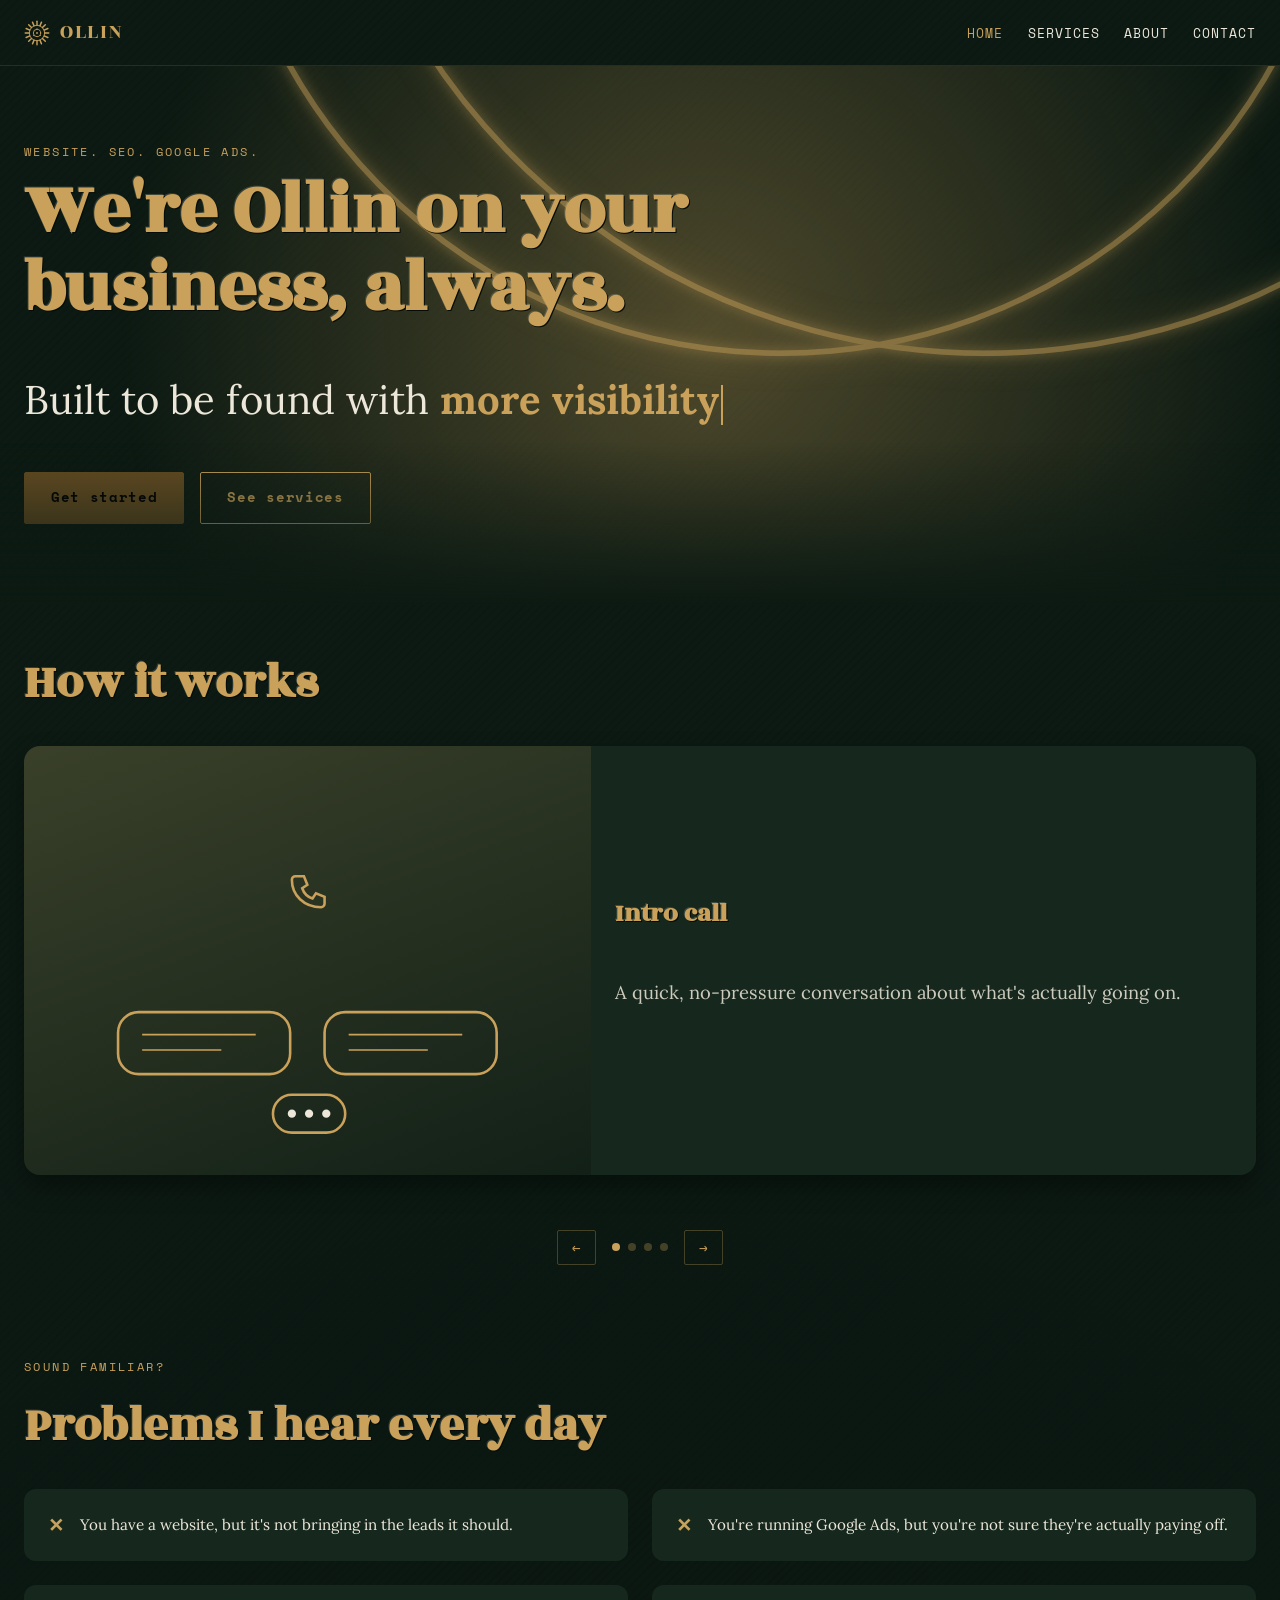
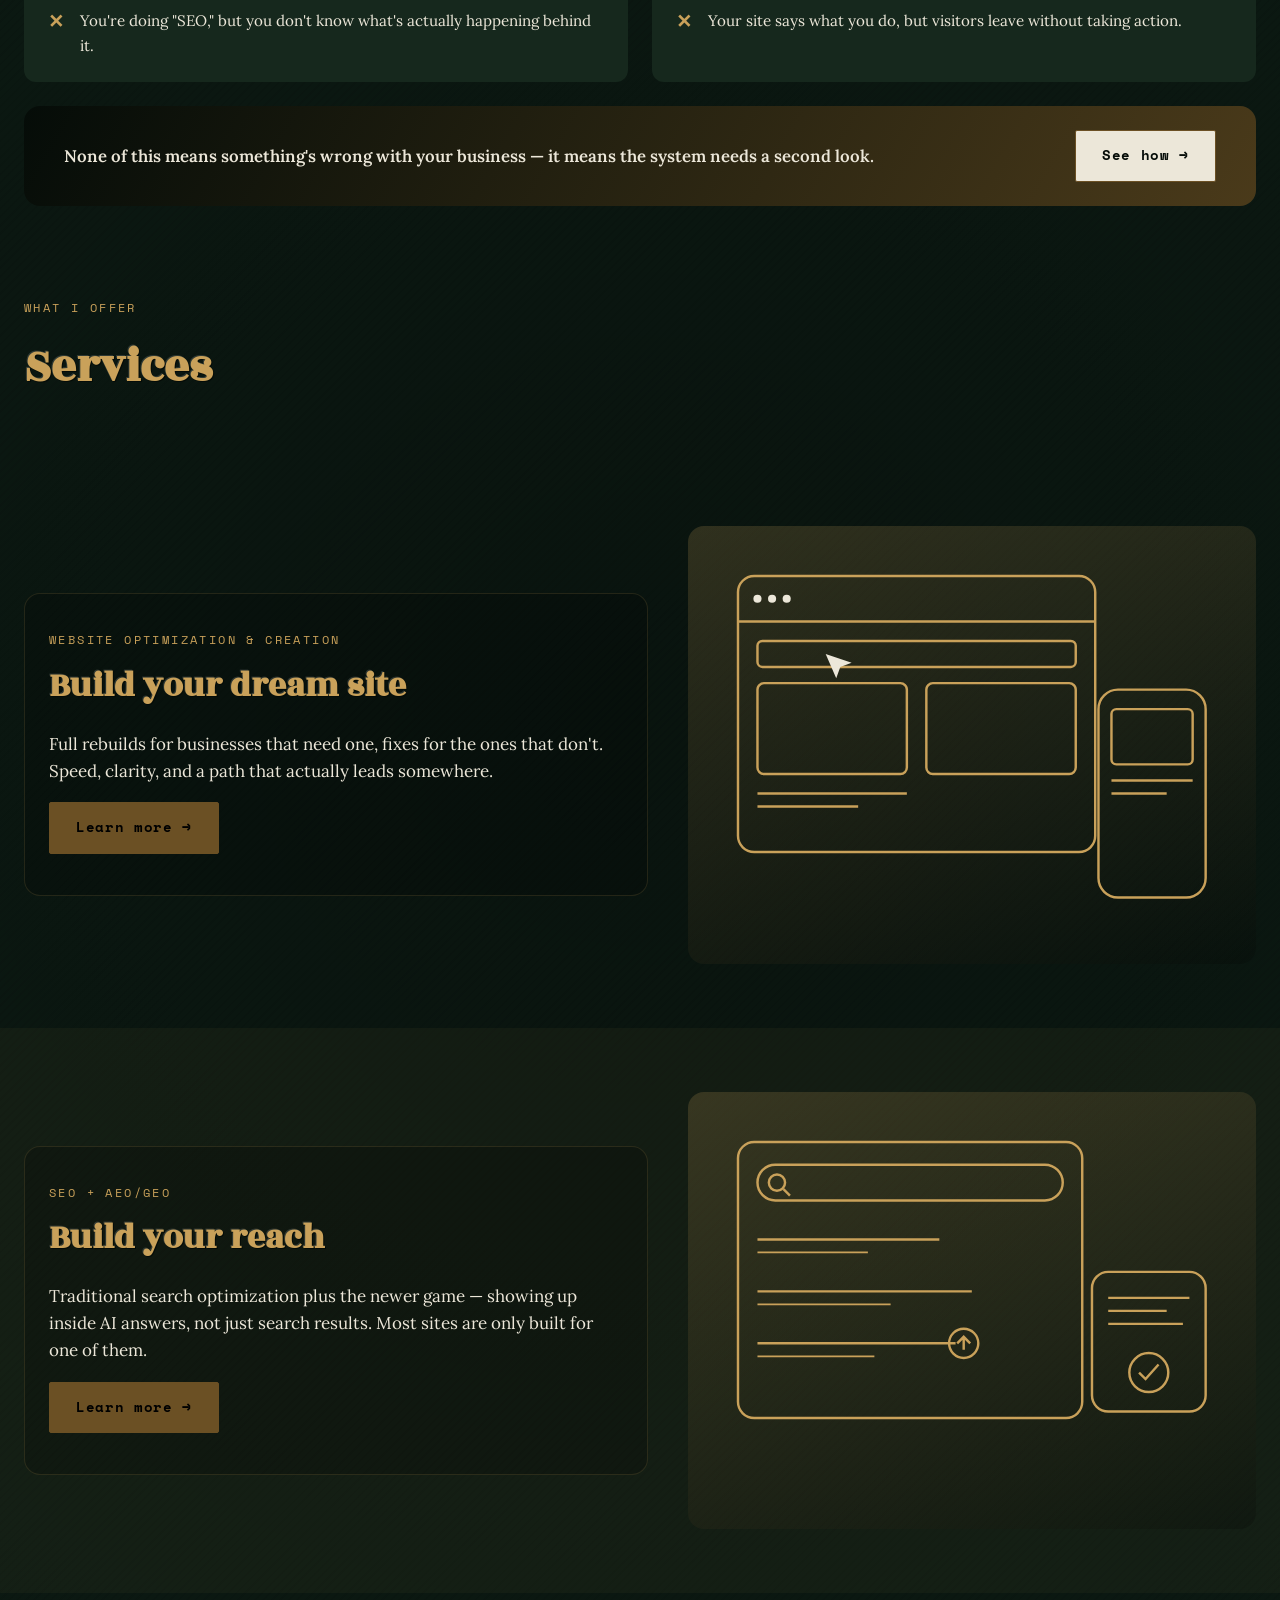
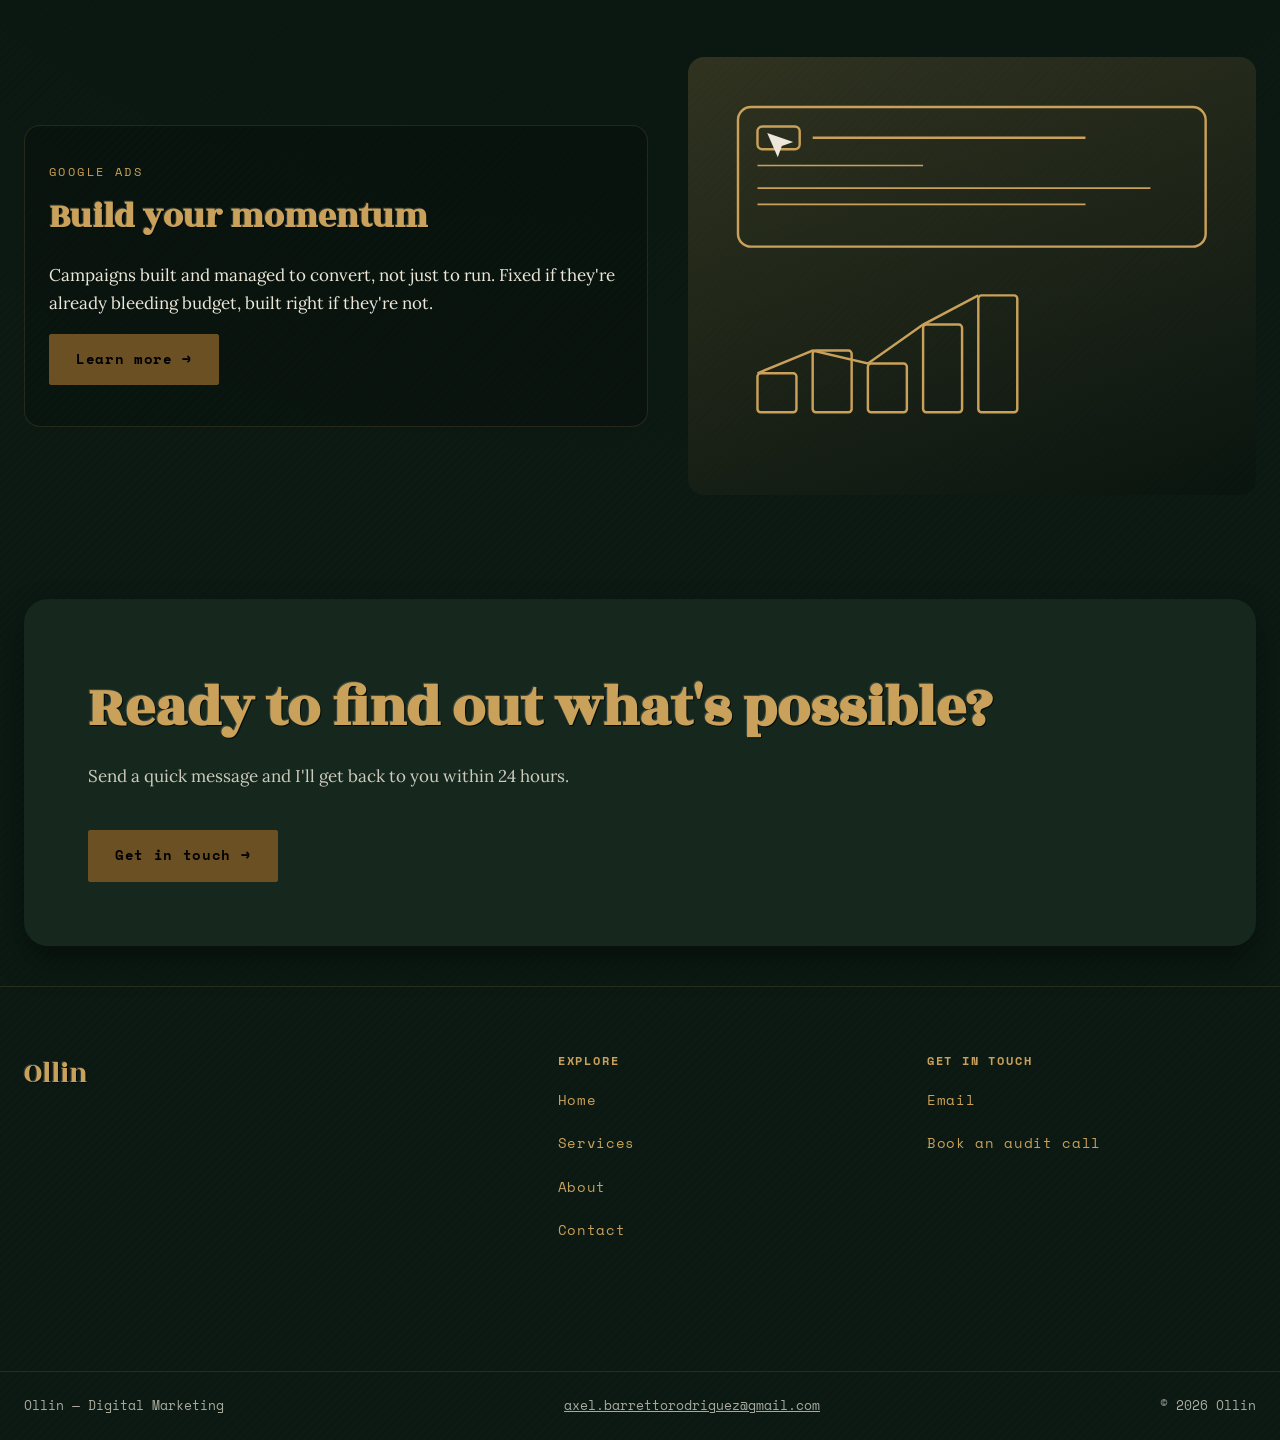
<file: index.html>
<!DOCTYPE html>
<html lang="en">
<head>
<meta charset="UTF-8">
<meta name="viewport" content="width=device-width, initial-scale=1">
<title>Ollin, Always — Digital Marketing</title>
<meta name="description" content="Website optimization, SEO/AEO/GEO, and Google Ads for businesses that know something's off but not what. Built by Axel Barretto.">
<meta property="og:title" content="Ollin, Always — Digital Marketing">
<meta property="og:description" content="Website optimization, SEO/AEO/GEO, and Google Ads — built and managed by someone who does this daily.">
<meta property="og:type" content="website">
<link rel="icon" type="image/svg+xml" href="favicon.svg">
<link rel="preconnect" href="https://fonts.googleapis.com">
<link rel="preconnect" href="https://fonts.gstatic.com" crossorigin>
<link href="https://fonts.googleapis.com/css2?family=Rozha+One&family=Space+Mono:wght@400;700&family=Lora:ital,wght@0,400;0,600;1,400&display=swap" rel="stylesheet">
<link rel="stylesheet" href="styles.css">
</head>
<body>

<nav class="site-nav">
  <a href="index.html" class="brand"><svg class="logo-mark" viewBox="0 0 64 64" aria-hidden="true"><g stroke="currentColor" fill="none" stroke-linecap="round"><g stroke-width="3.5"><line x1="32" y1="3" x2="32" y2="13"/><line x1="32" y1="3" x2="32" y2="13" transform="rotate(22.5 32 32)"/><line x1="32" y1="3" x2="32" y2="13" transform="rotate(45 32 32)"/><line x1="32" y1="3" x2="32" y2="13" transform="rotate(67.5 32 32)"/><line x1="32" y1="3" x2="32" y2="13" transform="rotate(90 32 32)"/><line x1="32" y1="3" x2="32" y2="13" transform="rotate(112.5 32 32)"/><line x1="32" y1="3" x2="32" y2="13" transform="rotate(135 32 32)"/><line x1="32" y1="3" x2="32" y2="13" transform="rotate(157.5 32 32)"/><line x1="32" y1="3" x2="32" y2="13" transform="rotate(180 32 32)"/><line x1="32" y1="3" x2="32" y2="13" transform="rotate(202.5 32 32)"/><line x1="32" y1="3" x2="32" y2="13" transform="rotate(225 32 32)"/><line x1="32" y1="3" x2="32" y2="13" transform="rotate(247.5 32 32)"/><line x1="32" y1="3" x2="32" y2="13" transform="rotate(270 32 32)"/><line x1="32" y1="3" x2="32" y2="13" transform="rotate(292.5 32 32)"/><line x1="32" y1="3" x2="32" y2="13" transform="rotate(315 32 32)"/><line x1="32" y1="3" x2="32" y2="13" transform="rotate(337.5 32 32)"/></g><circle cx="32" cy="32" r="19" stroke-width="2.2"/><circle cx="32" cy="32" r="9" stroke-width="2.2"/><circle cx="32" cy="32" r="2.2" fill="currentColor" stroke="none"/><circle cx="32" cy="21.5" r="1.4" fill="currentColor" stroke="none"/><circle cx="24" cy="38" r="1.4" fill="currentColor" stroke="none"/><circle cx="40" cy="38" r="1.4" fill="currentColor" stroke="none"/></g></svg>Ollin</a>
  <button class="nav-toggle" id="navToggle" aria-expanded="false" aria-controls="navLinks">Menu</button>
  <ul id="navLinks">
    <li><a href="index.html" aria-current="page">Home</a></li>
    <li class="has-dropdown">
      <a href="services.html">Services</a>
      <ul class="dropdown">
        <li><a href="service-website.html">Website Optimization &amp; Creation</a></li>
        <li><a href="service-seo.html">SEO + AEO/GEO</a></li>
        <li><a href="service-ads.html">Google Ads</a></li>
      </ul>
    </li>
    <li class="has-dropdown">
      <a href="about-founder.html">About</a>
      <ul class="dropdown">
        <li><a href="about-founder.html">About the Founder</a></li>
        <li><a href="about-ollin.html">About Ollin</a></li>
      </ul>
    </li>
    <li><a href="contact.html">Contact</a></li>
  </ul>
</nav>

<main>
  <section class="hero bg-sun-sweep">
    <svg class="hero-lines" viewBox="0 0 800 500" aria-hidden="true" preserveAspectRatio="xMidYMid meet">
      <ellipse cx="640" cy="140" rx="260" ry="260" transform="rotate(-15 640 140)"/>
      <ellipse cx="600" cy="220" rx="220" ry="220" transform="rotate(20 600 220)"/>
    </svg>
    <div class="container hero-content">
      <div class="hero-top">
        <p class="eyebrow reveal reveal-1">Website. SEO. Google Ads.</p>
        <h1 class="reveal reveal-2">We're Ollin on your business, always.</h1>
        <p class="hero-rotate reveal reveal-2" data-phrases="[&quot;more visibility&quot;,&quot;more clicks&quot;,&quot;more leads&quot;,&quot;higher rankings&quot;,&quot;better reach&quot;,&quot;more traffic&quot;,&quot;stronger presence&quot;,&quot;more conversions&quot;,&quot;greater authority&quot;,&quot;more calls&quot;,&quot;more bookings&quot;,&quot;wider audience&quot;,&quot;faster growth&quot;,&quot;more reviews&quot;,&quot;better retention&quot;,&quot;more followers&quot;,&quot;increased sales&quot;,&quot;more referrals&quot;]">Built to be found with <span class="hero-rotate-word" id="heroRotateWord"></span><span class="hero-rotate-cursor" aria-hidden="true"></span></p>
        <p class="reveal reveal-3 hero-ctas">
          <a class="btn" href="contact.html">Get started</a>
          &nbsp;&nbsp;
          <a class="btn btn-outline" href="services.html">See services</a>
        </p>
      </div>
    </div>
    <div class="hero-fade" aria-hidden="true"></div>
  </section>

  <section class="section container">
    <h2 class="section-title">How it works</h2>
    <div class="process-grid">
      <div class="process-step">
        <div class="process-image process-image--build" aria-hidden="true">
          <svg class="build-scene" viewBox="0 0 320 240">
            <circle class="call-ring call-ring-1" cx="160" cy="80" r="26"/>
            <circle class="call-ring call-ring-2" cx="160" cy="80" r="26"/>
            <circle class="call-ring call-ring-3" cx="160" cy="80" r="26"/>
            <g transform="translate(148,68)">
              <path d="M6 3h4l2 5-3 2c1 3 3 5 6 6l2-3 5 2v4c0 1-1 2-2 2C10 21 3 14 3 5c0-1 1-2 2-2z"/>
            </g>
            <rect class="build-block build-block-1" x="50" y="150" width="100" height="36" rx="12"/>
            <rect class="build-block build-block-2" x="170" y="150" width="100" height="36" rx="12"/>
            <line class="build-block build-block-1" x1="64" y1="163" x2="130" y2="163" stroke-width="1"/>
            <line class="build-block build-block-1" x1="64" y1="172" x2="110" y2="172" stroke-width="1"/>
            <line class="build-block build-block-2" x1="184" y1="163" x2="250" y2="163" stroke-width="1"/>
            <line class="build-block build-block-2" x1="184" y1="172" x2="230" y2="172" stroke-width="1"/>
            <rect x="140" y="198" width="42" height="22" rx="11"/>
            <circle class="call-dot call-dot-1" cx="151" cy="209" r="2.4" fill="currentColor" stroke="none"/>
            <circle class="call-dot call-dot-2" cx="161" cy="209" r="2.4" fill="currentColor" stroke="none"/>
            <circle class="call-dot call-dot-3" cx="171" cy="209" r="2.4" fill="currentColor" stroke="none"/>
          </svg>
        </div>
        <div class="process-content">
          <h3>Intro call</h3>
          <p>A quick, no-pressure conversation about what's actually going on.</p>
        </div>
      </div>
      <div class="process-step">
        <div class="process-image process-image--build" aria-hidden="true">
          <svg class="build-scene" viewBox="0 0 320 240">
            <rect x="30" y="24" width="200" height="192" rx="10"/>
            <rect class="build-block build-block-1" x="48" y="48" width="14" height="14" rx="3"/>
            <path class="build-block build-block-1" d="M50 55l4 4l7-8"/>
            <line x1="72" y1="55" x2="204" y2="55"/>
            <rect class="build-block build-block-2" x="48" y="92" width="14" height="14" rx="3"/>
            <path class="build-block build-block-2" d="M50 99l4 4l7-8"/>
            <line x1="72" y1="99" x2="190" y2="99"/>
            <rect class="build-block build-block-3" x="48" y="136" width="14" height="14" rx="3"/>
            <path class="build-block build-block-3" d="M50 143l4 4l7-8"/>
            <line x1="72" y1="143" x2="198" y2="143"/>
            <rect class="build-block build-block-4" x="48" y="180" width="14" height="14" rx="3"/>
            <path class="build-block build-block-4" d="M50 187l4 4l7-8"/>
            <line x1="72" y1="187" x2="180" y2="187"/>
            <g class="audit-glass">
              <circle cx="0" cy="0" r="18"/>
              <line x1="13" y1="13" x2="24" y2="24"/>
            </g>
            <path class="audit-spark audit-spark-1" d="M195 50l1.8 5.2 5.2 1.8-5.2 1.8-1.8 5.2-1.8-5.2-5.2-1.8 5.2-1.8z" fill="currentColor" stroke="none"/>
            <path class="audit-spark audit-spark-2" d="M195 94l1.8 5.2 5.2 1.8-5.2 1.8-1.8 5.2-1.8-5.2-5.2-1.8 5.2-1.8z" fill="currentColor" stroke="none"/>
            <path class="audit-spark audit-spark-3" d="M195 138l1.8 5.2 5.2 1.8-5.2 1.8-1.8 5.2-1.8-5.2-5.2-1.8 5.2-1.8z" fill="currentColor" stroke="none"/>
            <path class="audit-spark audit-spark-4" d="M195 182l1.8 5.2 5.2 1.8-5.2 1.8-1.8 5.2-1.8-5.2-5.2-1.8 5.2-1.8z" fill="currentColor" stroke="none"/>
          </svg>
        </div>
        <div class="process-content">
          <h3>The audit</h3>
          <p>A real look at what's working and where there's room to grow.</p>
        </div>
      </div>
      <div class="process-step">
        <div class="process-image process-image--build" aria-hidden="true">
          <svg class="build-scene" viewBox="0 0 320 240">
            <path class="plan-path" d="M50 190 C 90 190, 90 130, 140 120 S 210 70, 260 50" stroke-dasharray="6 8" fill="none" pathLength="100"/>
            <circle class="build-block build-block-1" cx="50" cy="190" r="7"/>
            <circle class="build-block build-block-2" cx="150" cy="118" r="7"/>
            <circle class="build-block build-block-3" cx="260" cy="50" r="7"/>
            <g class="plan-marker">
              <circle cx="0" cy="0" r="10"/>
              <circle cx="0" cy="0" r="3" fill="currentColor" stroke="none"/>
            </g>
            <g class="plan-flag" transform="translate(260,50)">
              <line x1="0" y1="0" x2="0" y2="-20" stroke-width="2"/>
              <path d="M0-20l14 5-14 5z" fill="currentColor" stroke="none"/>
            </g>
          </svg>
        </div>
        <div class="process-content">
          <h3>The plan</h3>
          <p>A prioritized roadmap built around what actually helps.</p>
        </div>
      </div>
      <div class="process-step">
        <div class="process-image process-image--build" aria-hidden="true">
          <svg class="build-scene" viewBox="0 0 320 240">
            <rect x="30" y="20" width="180" height="200" rx="10"/>
            <rect class="build-block build-block-1" x="48" y="44" width="14" height="14" rx="3"/>
            <path class="build-block build-block-1" d="M50 51l4 4l7-8"/>
            <line x1="72" y1="51" x2="184" y2="51"/>
            <rect class="build-block build-block-2" x="48" y="80" width="14" height="14" rx="3"/>
            <path class="build-block build-block-2" d="M50 87l4 4l7-8"/>
            <line x1="72" y1="87" x2="170" y2="87"/>
            <rect class="build-block build-block-3" x="48" y="116" width="14" height="14" rx="3"/>
            <path class="build-block build-block-3" d="M50 123l4 4l7-8"/>
            <line x1="72" y1="123" x2="180" y2="123"/>
            <rect x="48" y="164" width="140" height="10" rx="5"/>
            <rect class="report-progress" x="48" y="164" width="140" height="10" rx="5" fill="currentColor" stroke="none"/>
            <g transform="translate(230,120)">
              <rect class="build-block build-block-4" x="0" y="20" width="14" height="40" rx="2"/>
              <rect class="build-block build-block-4" x="20" y="0" width="14" height="60" rx="2"/>
            </g>
            <path class="report-plane" d="M0 0l22-8-8 8 8 8z" fill="currentColor" stroke="none"/>
          </svg>
        </div>
        <div class="process-content">
          <h3>Execution &amp; reporting</h3>
          <p>Work gets done, and you get plain-language updates.</p>
        </div>
      </div>
    </div>
  </section>

  <section class="section container">
    <p class="eyebrow">Sound familiar?</p>
    <h2 class="section-title">Problems I hear every day</h2>
    <div class="problem-grid">
      <div class="problem-card">
        <span class="problem-x" aria-hidden="true">✕</span>
        <p>You have a website, but it's not bringing in the leads it should.</p>
      </div>
      <div class="problem-card">
        <span class="problem-x" aria-hidden="true">✕</span>
        <p>You're running Google Ads, but you're not sure they're actually paying off.</p>
      </div>
      <div class="problem-card">
        <span class="problem-x" aria-hidden="true">✕</span>
        <p>You're doing "SEO," but you don't know what's actually happening behind it.</p>
      </div>
      <div class="problem-card">
        <span class="problem-x" aria-hidden="true">✕</span>
        <p>Your site says what you do, but visitors leave without taking action.</p>
      </div>
    </div>
    <div class="problem-banner">
      <p>None of this means something's wrong with your business — it means the system needs a second look.</p>
      <a class="btn problem-banner-btn" href="services.html">See how →</a>
    </div>
  </section>

  <section class="section container">
    <p class="eyebrow">What I offer</p>
    <h2 class="section-title">Services</h2>
  </section>

  <section class="service-block">
    <div class="container">
      <div class="service-block-grid">
        <div class="service-block-text service-block-textbox">
          <p class="eyebrow"><a href="service-website.html">Website Optimization &amp; Creation</a></p>
          <h2>Build your dream site</h2>
          <p>Full rebuilds for businesses that need one, fixes for the ones that don't. Speed, clarity, and a path that actually leads somewhere.</p>
          <p><a class="btn" href="service-website.html">Learn more →</a></p>
        </div>
        <div class="service-block-image service-block-image--build" aria-hidden="true">
          <svg class="build-scene" viewBox="0 0 320 240">
            <rect x="16" y="16" width="220" height="170" rx="10"/>
            <line x1="16" y1="44" x2="236" y2="44"/>
            <circle cx="28" cy="30" r="2.5" fill="currentColor" stroke="none"/>
            <circle cx="37" cy="30" r="2.5" fill="currentColor" stroke="none"/>
            <circle cx="46" cy="30" r="2.5" fill="currentColor" stroke="none"/>
            <rect class="build-block build-block-1" x="28" y="56" width="196" height="16" rx="3"/>
            <rect class="build-block build-block-2" x="28" y="82" width="92" height="56" rx="4"/>
            <rect class="build-block build-block-3" x="132" y="82" width="92" height="56" rx="4"/>
            <line class="build-block build-block-4" x1="28" y1="150" x2="120" y2="150"/>
            <line class="build-block build-block-4" x1="28" y1="158" x2="90" y2="158"/>
            <rect x="238" y="86" width="66" height="128" rx="12"/>
            <rect class="build-block build-block-2" x="246" y="98" width="50" height="34" rx="3"/>
            <line class="build-block build-block-4" x1="246" y1="142" x2="296" y2="142"/>
            <line class="build-block build-block-4" x1="246" y1="150" x2="280" y2="150"/>
            <path class="build-cursor" d="M0 0l16 5.5-7 2.5-2.5 7z" fill="currentColor" stroke="none"/>
          </svg>
        </div>
      </div>
    </div>
  </section>

  <section class="service-block service-block--shade">
    <div class="container">
      <div class="service-block-grid">
        <div class="service-block-text service-block-textbox">
          <p class="eyebrow"><a href="service-seo.html">SEO + AEO/GEO</a></p>
          <h2>Build your reach</h2>
          <p>Traditional search optimization plus the newer game — showing up inside AI answers, not just search results. Most sites are only built for one of them.</p>
          <p><a class="btn" href="service-seo.html">Learn more →</a></p>
        </div>
        <div class="service-block-image service-block-image--build" aria-hidden="true">
          <svg class="build-scene" viewBox="0 0 320 240">
            <rect x="16" y="16" width="212" height="170" rx="10"/>
            <rect x="28" y="30" width="188" height="22" rx="11"/>
            <circle cx="40" cy="41" r="5"/>
            <line x1="44" y1="45" x2="48" y2="49"/>
            <line class="build-block build-block-1" x1="28" y1="76" x2="140" y2="76"/>
            <line class="build-block build-block-1" x1="28" y1="84" x2="96" y2="84" stroke-width="1"/>
            <line class="build-block build-block-2" x1="28" y1="108" x2="160" y2="108"/>
            <line class="build-block build-block-2" x1="28" y1="116" x2="110" y2="116" stroke-width="1"/>
            <line class="build-block build-block-3" x1="28" y1="140" x2="150" y2="140"/>
            <line class="build-block build-block-3" x1="28" y1="148" x2="100" y2="148" stroke-width="1"/>
            <g class="seo-rank">
              <circle cx="0" cy="0" r="9"/>
              <path d="M0 4v-8M-4 0l4-4l4 4"/>
            </g>
            <rect x="234" y="96" width="70" height="86" rx="10"/>
            <line class="build-block build-block-4" x1="244" y1="112" x2="294" y2="112"/>
            <line class="build-block build-block-4" x1="244" y1="120" x2="280" y2="120"/>
            <line class="build-block build-block-4" x1="244" y1="128" x2="290" y2="128"/>
            <g class="seo-check">
              <circle cx="269" cy="158" r="12"/>
              <path d="M263 158l4 4l8-9"/>
            </g>
          </svg>
        </div>
      </div>
    </div>
  </section>

  <section class="service-block">
    <div class="container">
      <div class="service-block-grid">
        <div class="service-block-text service-block-textbox">
          <p class="eyebrow"><a href="service-ads.html">Google Ads</a></p>
          <h2>Build your momentum</h2>
          <p>Campaigns built and managed to convert, not just to run. Fixed if they're already bleeding budget, built right if they're not.</p>
          <p><a class="btn" href="service-ads.html">Learn more →</a></p>
        </div>
        <div class="service-block-image service-block-image--build" aria-hidden="true">
          <svg class="build-scene" viewBox="0 0 320 240">
            <rect x="16" y="16" width="288" height="86" rx="8"/>
            <rect x="28" y="28" width="26" height="14" rx="3"/>
            <line class="build-block build-block-1" x1="62" y1="35" x2="230" y2="35"/>
            <line class="build-block build-block-1" x1="28" y1="52" x2="130" y2="52" stroke-width="1"/>
            <line class="build-block build-block-2" x1="28" y1="66" x2="270" y2="66" stroke-width="1"/>
            <line class="build-block build-block-2" x1="28" y1="76" x2="230" y2="76" stroke-width="1"/>
            <path class="ads-cursor" d="M0 0l16 5.5-7 2.5-2.5 7z" fill="currentColor" stroke="none"/>
            <g transform="translate(28,204)">
              <rect class="ads-bar ads-bar-1" x="0" y="-24" width="24" height="24" rx="2"/>
              <rect class="ads-bar ads-bar-2" x="34" y="-38" width="24" height="38" rx="2"/>
              <rect class="ads-bar ads-bar-3" x="68" y="-30" width="24" height="30" rx="2"/>
              <rect class="ads-bar ads-bar-4" x="102" y="-54" width="24" height="54" rx="2"/>
              <rect class="ads-bar ads-bar-5" x="136" y="-72" width="24" height="72" rx="2"/>
            </g>
            <polyline class="ads-trend" points="28,180 62,166 96,174 130,150 164,132" fill="none"/>
          </svg>
        </div>
      </div>
    </div>
  </section>

  <section class="section container">
    <div class="cta-banner">
      <div class="cta-banner-text">
        <h2 class="cta-banner-title">Ready to find out what's possible?</h2>
        <p>Send a quick message and I'll get back to you within 24 hours.</p>
      </div>
      <a class="btn cta-banner-btn" href="contact.html">Get in touch →</a>
    </div>
  </section>

  <section class="footer-links">
    <div class="container">
      <div class="footer-links-grid">
        <div class="footer-brand">
          <span class="footer-brand-name">Ollin</span>
        </div>
        <div class="footer-links-col">
          <h3>Explore</h3>
          <ul class="quick-links">
            <li><a href="index.html">Home</a></li>
            <li><a href="services.html">Services</a></li>
            <li><a href="about-founder.html">About</a></li>
            <li><a href="contact.html">Contact</a></li>
          </ul>
        </div>
        <div class="footer-links-col">
          <h3>Get in touch</h3>
          <ul class="quick-links">
            <li><a href="mailto:axel.barrettorodriguez@gmail.com">Email</a></li>
            <li><a href="contact.html">Book an audit call</a></li>
          </ul>
        </div>
      </div>
    </div>
  </section>
</main>

<footer class="site-footer">
  <span>Ollin — Digital Marketing</span>
  <a href="mailto:axel.barrettorodriguez@gmail.com">axel.barrettorodriguez@gmail.com</a>
  <span>© 2026 Ollin</span>
</footer>

<script src="main.js"></script>
</body>
</html>
</file>
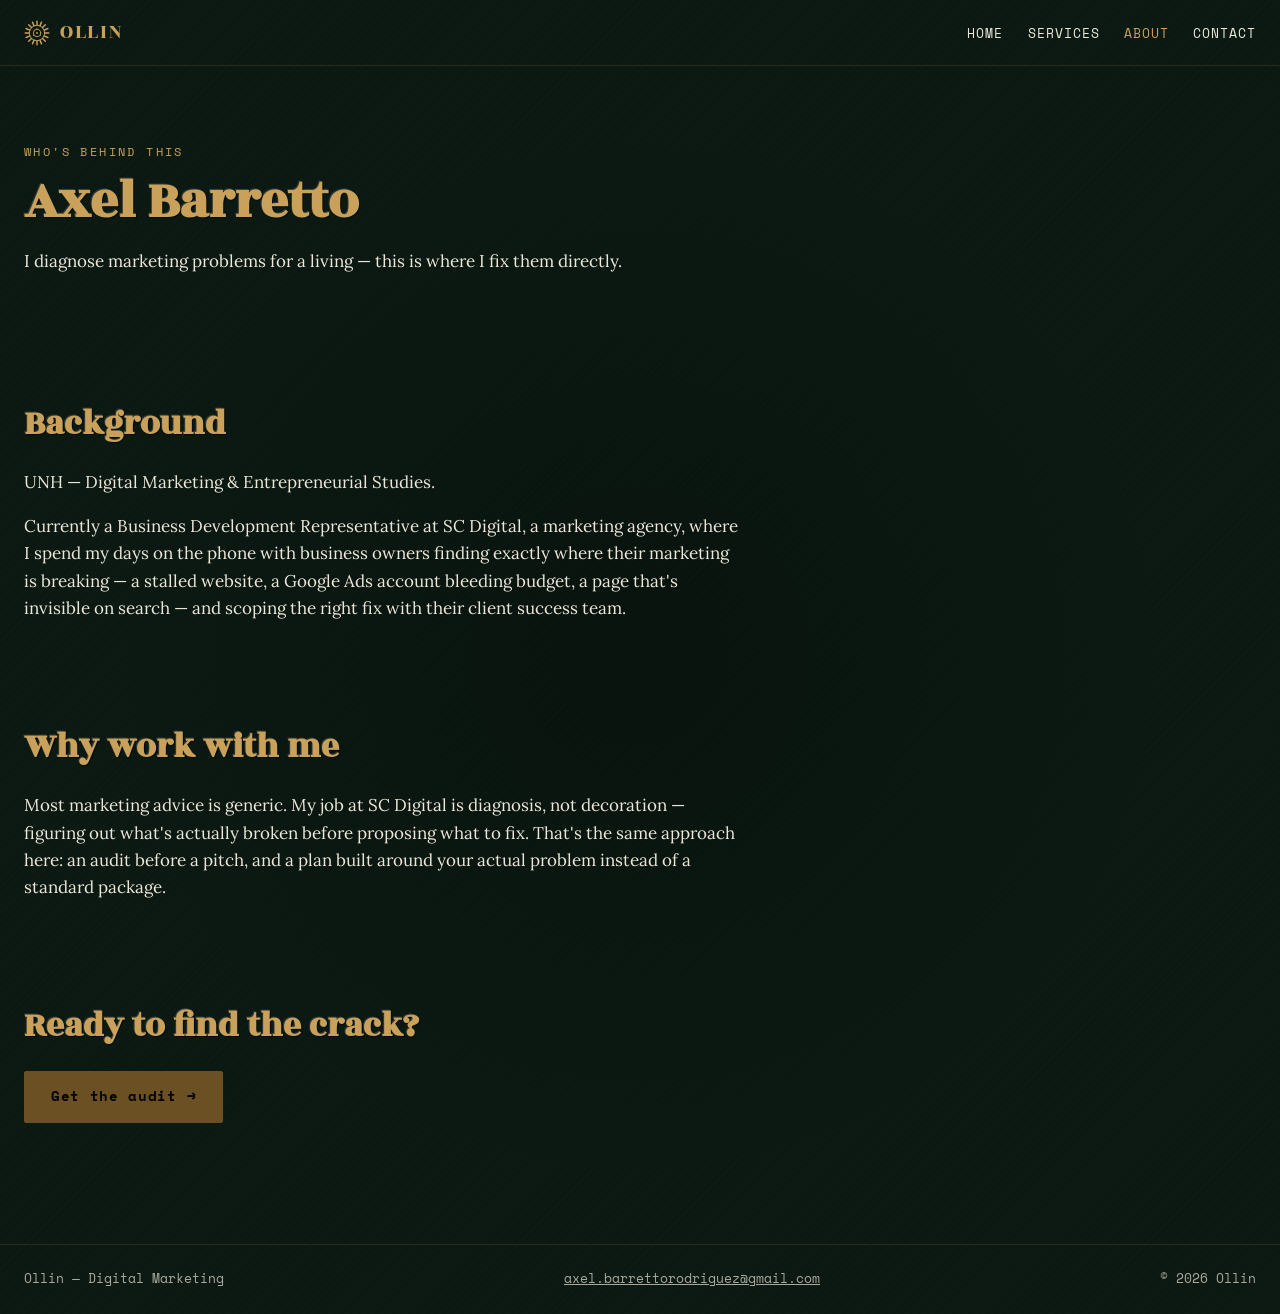
<file: about-founder.html>
<!DOCTYPE html>
<html lang="en">
<head>
<meta charset="UTF-8">
<meta name="viewport" content="width=device-width, initial-scale=1">
<title>About the Founder — Ollin</title>
<meta name="description" content="Axel Barretto — UNH Digital Marketing grad, currently at SC Digital, running Ollin as an independent practice.">
<meta property="og:title" content="About the Founder — Ollin">
<meta property="og:description" content="UNH Digital Marketing grad, currently at SC Digital, running Ollin as an independent practice.">
<meta property="og:type" content="website">
<link rel="icon" type="image/svg+xml" href="favicon.svg">
<link rel="preconnect" href="https://fonts.googleapis.com">
<link rel="preconnect" href="https://fonts.gstatic.com" crossorigin>
<link href="https://fonts.googleapis.com/css2?family=Rozha+One&family=Space+Mono:wght@400;700&family=Lora:ital,wght@0,600;1,400&display=swap" rel="stylesheet">
<link rel="stylesheet" href="styles.css">
</head>
<body>

<nav class="site-nav">
  <a href="index.html" class="brand"><svg class="logo-mark" viewBox="0 0 64 64" aria-hidden="true"><g stroke="currentColor" fill="none" stroke-linecap="round"><g stroke-width="3.5"><line x1="32" y1="3" x2="32" y2="13"/><line x1="32" y1="3" x2="32" y2="13" transform="rotate(22.5 32 32)"/><line x1="32" y1="3" x2="32" y2="13" transform="rotate(45 32 32)"/><line x1="32" y1="3" x2="32" y2="13" transform="rotate(67.5 32 32)"/><line x1="32" y1="3" x2="32" y2="13" transform="rotate(90 32 32)"/><line x1="32" y1="3" x2="32" y2="13" transform="rotate(112.5 32 32)"/><line x1="32" y1="3" x2="32" y2="13" transform="rotate(135 32 32)"/><line x1="32" y1="3" x2="32" y2="13" transform="rotate(157.5 32 32)"/><line x1="32" y1="3" x2="32" y2="13" transform="rotate(180 32 32)"/><line x1="32" y1="3" x2="32" y2="13" transform="rotate(202.5 32 32)"/><line x1="32" y1="3" x2="32" y2="13" transform="rotate(225 32 32)"/><line x1="32" y1="3" x2="32" y2="13" transform="rotate(247.5 32 32)"/><line x1="32" y1="3" x2="32" y2="13" transform="rotate(270 32 32)"/><line x1="32" y1="3" x2="32" y2="13" transform="rotate(292.5 32 32)"/><line x1="32" y1="3" x2="32" y2="13" transform="rotate(315 32 32)"/><line x1="32" y1="3" x2="32" y2="13" transform="rotate(337.5 32 32)"/></g><circle cx="32" cy="32" r="19" stroke-width="2.2"/><circle cx="32" cy="32" r="9" stroke-width="2.2"/><circle cx="32" cy="32" r="2.2" fill="currentColor" stroke="none"/><circle cx="32" cy="21.5" r="1.4" fill="currentColor" stroke="none"/><circle cx="24" cy="38" r="1.4" fill="currentColor" stroke="none"/><circle cx="40" cy="38" r="1.4" fill="currentColor" stroke="none"/></g></svg>Ollin</a>
  <button class="nav-toggle" id="navToggle" aria-expanded="false" aria-controls="navLinks">Menu</button>
  <ul id="navLinks">
    <li><a href="index.html">Home</a></li>
    <li class="has-dropdown">
      <a href="services.html">Services</a>
      <ul class="dropdown">
        <li><a href="service-website.html">Website Optimization &amp; Creation</a></li>
        <li><a href="service-seo.html">SEO + AEO/GEO</a></li>
        <li><a href="service-ads.html">Google Ads</a></li>
      </ul>
    </li>
    <li class="has-dropdown">
      <a href="about-founder.html" aria-current="page">About</a>
      <ul class="dropdown">
        <li><a href="about-founder.html" aria-current="page">About the Founder</a></li>
        <li><a href="about-ollin.html">About Ollin</a></li>
      </ul>
    </li>
    <li><a href="contact.html">Contact</a></li>
  </ul>
</nav>

<main>
  <section class="hero container">
    <p class="eyebrow reveal reveal-1">Who's behind this</p>
    <h1 class="reveal reveal-2">Axel Barretto</h1>
    <p class="reveal reveal-3">I diagnose marketing problems for a living — this is where I fix them directly.</p>
  </section>

  <section class="section container">
    <h2>Background</h2>
    <p>UNH — Digital Marketing &amp; Entrepreneurial Studies.</p>
    <p>Currently a Business Development Representative at SC Digital, a marketing agency, where I spend my days on the phone with business owners finding exactly where their marketing is breaking — a stalled website, a Google Ads account bleeding budget, a page that's invisible on search — and scoping the right fix with their client success team.</p>
  </section>

  <section class="section container">
    <h2>Why work with me</h2>
    <p>Most marketing advice is generic. My job at SC Digital is diagnosis, not decoration — figuring out what's actually broken before proposing what to fix. That's the same approach here: an audit before a pitch, and a plan built around your actual problem instead of a standard package.</p>
  </section>

  <section class="section container">
    <h2>Ready to find the crack?</h2>
    <p><a class="btn" href="contact.html">Get the audit →</a></p>
  </section>
</main>

<footer class="site-footer">
  <span>Ollin — Digital Marketing</span>
  <a href="mailto:axel.barrettorodriguez@gmail.com">axel.barrettorodriguez@gmail.com</a>
  <span>© 2026 Ollin</span>
</footer>

<script src="main.js"></script>
</body>
</html>
</file>
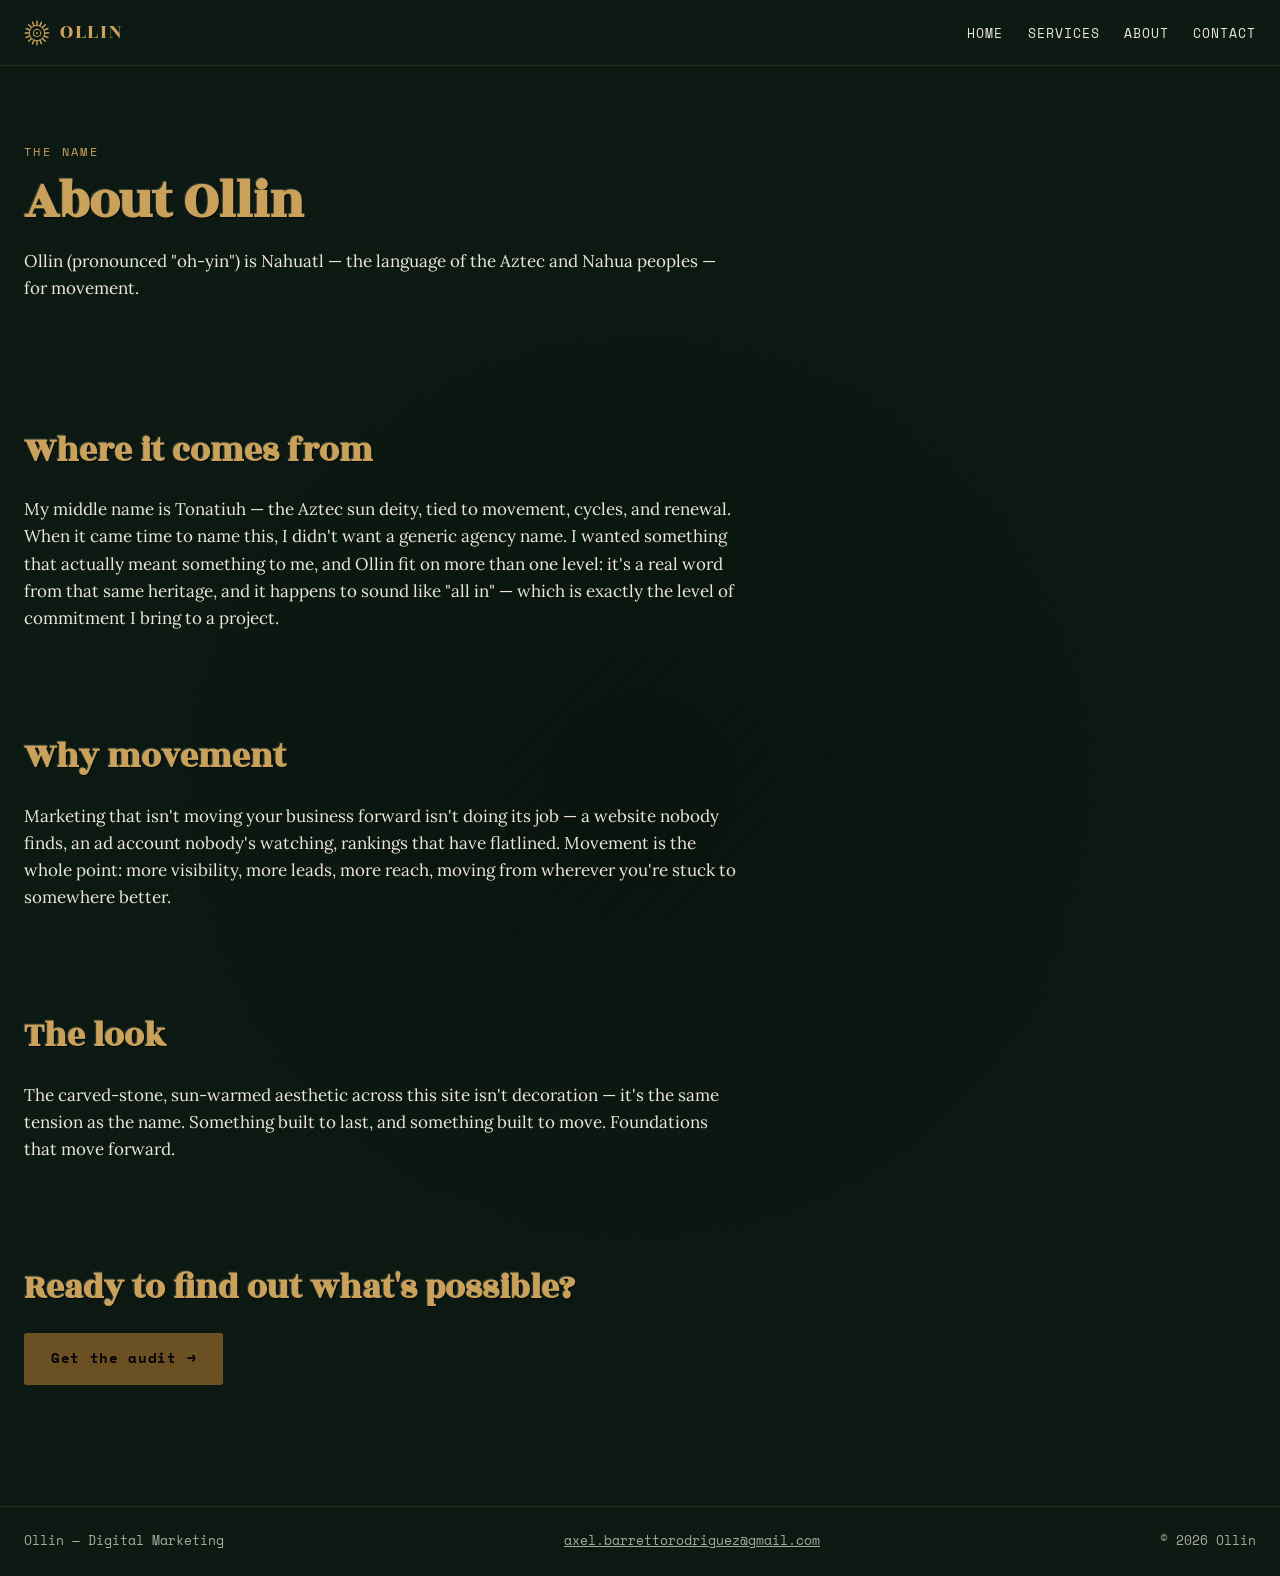
<file: about-ollin.html>
<!DOCTYPE html>
<html lang="en">
<head>
<meta charset="UTF-8">
<meta name="viewport" content="width=device-width, initial-scale=1">
<title>About Ollin — The Name &amp; the Idea</title>
<meta name="description" content="Ollin is Nahuatl for movement. Here's why that's the name — and what it has to do with digital marketing.">
<meta property="og:title" content="About Ollin — The Name & the Idea">
<meta property="og:description" content="Ollin is Nahuatl for movement. Here's why that's the name.">
<meta property="og:type" content="website">
<link rel="icon" type="image/svg+xml" href="favicon.svg">
<link rel="preconnect" href="https://fonts.googleapis.com">
<link rel="preconnect" href="https://fonts.gstatic.com" crossorigin>
<link href="https://fonts.googleapis.com/css2?family=Rozha+One&family=Space+Mono:wght@400;700&family=Lora:ital,wght@0,600;1,400&display=swap" rel="stylesheet">
<link rel="stylesheet" href="styles.css">
</head>
<body>

<nav class="site-nav">
  <a href="index.html" class="brand"><svg class="logo-mark" viewBox="0 0 64 64" aria-hidden="true"><g stroke="currentColor" fill="none" stroke-linecap="round"><g stroke-width="3.5"><line x1="32" y1="3" x2="32" y2="13"/><line x1="32" y1="3" x2="32" y2="13" transform="rotate(22.5 32 32)"/><line x1="32" y1="3" x2="32" y2="13" transform="rotate(45 32 32)"/><line x1="32" y1="3" x2="32" y2="13" transform="rotate(67.5 32 32)"/><line x1="32" y1="3" x2="32" y2="13" transform="rotate(90 32 32)"/><line x1="32" y1="3" x2="32" y2="13" transform="rotate(112.5 32 32)"/><line x1="32" y1="3" x2="32" y2="13" transform="rotate(135 32 32)"/><line x1="32" y1="3" x2="32" y2="13" transform="rotate(157.5 32 32)"/><line x1="32" y1="3" x2="32" y2="13" transform="rotate(180 32 32)"/><line x1="32" y1="3" x2="32" y2="13" transform="rotate(202.5 32 32)"/><line x1="32" y1="3" x2="32" y2="13" transform="rotate(225 32 32)"/><line x1="32" y1="3" x2="32" y2="13" transform="rotate(247.5 32 32)"/><line x1="32" y1="3" x2="32" y2="13" transform="rotate(270 32 32)"/><line x1="32" y1="3" x2="32" y2="13" transform="rotate(292.5 32 32)"/><line x1="32" y1="3" x2="32" y2="13" transform="rotate(315 32 32)"/><line x1="32" y1="3" x2="32" y2="13" transform="rotate(337.5 32 32)"/></g><circle cx="32" cy="32" r="19" stroke-width="2.2"/><circle cx="32" cy="32" r="9" stroke-width="2.2"/><circle cx="32" cy="32" r="2.2" fill="currentColor" stroke="none"/><circle cx="32" cy="21.5" r="1.4" fill="currentColor" stroke="none"/><circle cx="24" cy="38" r="1.4" fill="currentColor" stroke="none"/><circle cx="40" cy="38" r="1.4" fill="currentColor" stroke="none"/></g></svg>Ollin</a>
  <button class="nav-toggle" id="navToggle" aria-expanded="false" aria-controls="navLinks">Menu</button>
  <ul id="navLinks">
    <li><a href="index.html">Home</a></li>
    <li class="has-dropdown">
      <a href="services.html">Services</a>
      <ul class="dropdown">
        <li><a href="service-website.html">Website Optimization &amp; Creation</a></li>
        <li><a href="service-seo.html">SEO + AEO/GEO</a></li>
        <li><a href="service-ads.html">Google Ads</a></li>
      </ul>
    </li>
    <li class="has-dropdown">
      <a href="about-founder.html">About</a>
      <ul class="dropdown">
        <li><a href="about-founder.html">About the Founder</a></li>
        <li><a href="about-ollin.html" aria-current="page">About Ollin</a></li>
      </ul>
    </li>
    <li><a href="contact.html">Contact</a></li>
  </ul>
</nav>

<main>
  <section class="hero container">
    <p class="eyebrow reveal reveal-1">The name</p>
    <h1 class="reveal reveal-2">About Ollin</h1>
    <p class="reveal reveal-3">Ollin (pronounced "oh-yin") is Nahuatl — the language of the Aztec and Nahua peoples — for movement.</p>
  </section>

  <section class="section container">
    <h2>Where it comes from</h2>
    <p>My middle name is Tonatiuh — the Aztec sun deity, tied to movement, cycles, and renewal. When it came time to name this, I didn't want a generic agency name. I wanted something that actually meant something to me, and Ollin fit on more than one level: it's a real word from that same heritage, and it happens to sound like "all in" — which is exactly the level of commitment I bring to a project.</p>
  </section>

  <section class="section container">
    <h2>Why movement</h2>
    <p>Marketing that isn't moving your business forward isn't doing its job — a website nobody finds, an ad account nobody's watching, rankings that have flatlined. Movement is the whole point: more visibility, more leads, more reach, moving from wherever you're stuck to somewhere better.</p>
  </section>

  <section class="section container">
    <h2>The look</h2>
    <p>The carved-stone, sun-warmed aesthetic across this site isn't decoration — it's the same tension as the name. Something built to last, and something built to move. Foundations that move forward.</p>
  </section>

  <section class="section container">
    <h2>Ready to find out what's possible?</h2>
    <p><a class="btn" href="contact.html">Get the audit →</a></p>
  </section>
</main>

<footer class="site-footer">
  <span>Ollin — Digital Marketing</span>
  <a href="mailto:axel.barrettorodriguez@gmail.com">axel.barrettorodriguez@gmail.com</a>
  <span>© 2026 Ollin</span>
</footer>

<script src="main.js"></script>
</body>
</html>
</file>
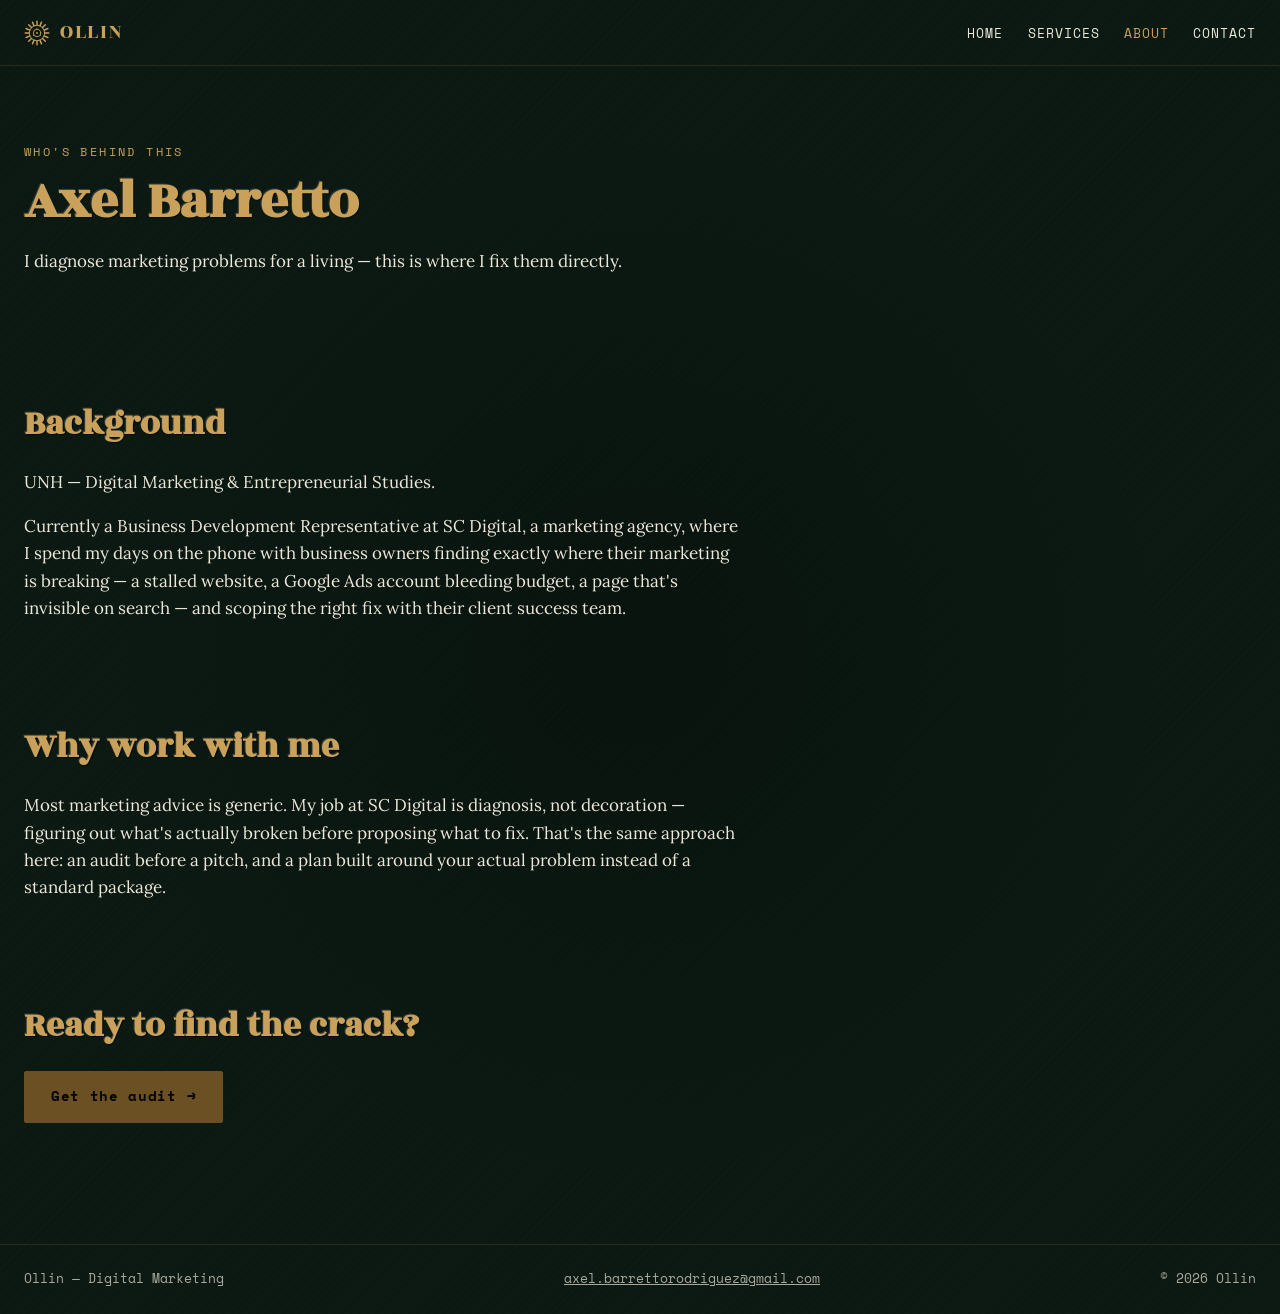
<file: about.html>
<!DOCTYPE html>
<html lang="en">
<head>
<meta charset="UTF-8">
<meta name="viewport" content="width=device-width, initial-scale=1">
<title>About — Ollin</title>
<meta name="description" content="Axel Barretto — UNH Digital Marketing grad, currently at SC Digital, running Ollin as an independent practice.">
<meta property="og:title" content="About — Ollin">
<meta property="og:description" content="UNH Digital Marketing grad, currently at SC Digital, running Ollin as an independent practice.">
<meta property="og:type" content="website">
<link rel="icon" type="image/svg+xml" href="favicon.svg">
<link rel="preconnect" href="https://fonts.googleapis.com">
<link rel="preconnect" href="https://fonts.gstatic.com" crossorigin>
<link href="https://fonts.googleapis.com/css2?family=Rozha+One&family=Space+Mono:wght@400;700&family=Lora:ital,wght@0,400;0,600;1,400&display=swap" rel="stylesheet">
<link rel="stylesheet" href="styles.css">
</head>
<body>

<nav class="site-nav">
  <a href="index.html" class="brand"><svg class="logo-mark" viewBox="0 0 64 64" aria-hidden="true"><g stroke="currentColor" fill="none" stroke-linecap="round"><g stroke-width="3.5"><line x1="32" y1="3" x2="32" y2="13"/><line x1="32" y1="3" x2="32" y2="13" transform="rotate(22.5 32 32)"/><line x1="32" y1="3" x2="32" y2="13" transform="rotate(45 32 32)"/><line x1="32" y1="3" x2="32" y2="13" transform="rotate(67.5 32 32)"/><line x1="32" y1="3" x2="32" y2="13" transform="rotate(90 32 32)"/><line x1="32" y1="3" x2="32" y2="13" transform="rotate(112.5 32 32)"/><line x1="32" y1="3" x2="32" y2="13" transform="rotate(135 32 32)"/><line x1="32" y1="3" x2="32" y2="13" transform="rotate(157.5 32 32)"/><line x1="32" y1="3" x2="32" y2="13" transform="rotate(180 32 32)"/><line x1="32" y1="3" x2="32" y2="13" transform="rotate(202.5 32 32)"/><line x1="32" y1="3" x2="32" y2="13" transform="rotate(225 32 32)"/><line x1="32" y1="3" x2="32" y2="13" transform="rotate(247.5 32 32)"/><line x1="32" y1="3" x2="32" y2="13" transform="rotate(270 32 32)"/><line x1="32" y1="3" x2="32" y2="13" transform="rotate(292.5 32 32)"/><line x1="32" y1="3" x2="32" y2="13" transform="rotate(315 32 32)"/><line x1="32" y1="3" x2="32" y2="13" transform="rotate(337.5 32 32)"/></g><circle cx="32" cy="32" r="19" stroke-width="2.2"/><circle cx="32" cy="32" r="9" stroke-width="2.2"/><circle cx="32" cy="32" r="2.2" fill="currentColor" stroke="none"/><circle cx="32" cy="21.5" r="1.4" fill="currentColor" stroke="none"/><circle cx="24" cy="38" r="1.4" fill="currentColor" stroke="none"/><circle cx="40" cy="38" r="1.4" fill="currentColor" stroke="none"/></g></svg>Ollin</a>
  <button class="nav-toggle" id="navToggle" aria-expanded="false" aria-controls="navLinks">Menu</button>
  <ul id="navLinks">
    <li><a href="index.html">Home</a></li>
    <li><a href="services.html">Services</a></li>
    <li><a href="about.html" aria-current="page">About</a></li>
    <li><a href="contact.html">Contact</a></li>
  </ul>
</nav>

<main>
  <section class="hero container">
    <p class="eyebrow reveal reveal-1">Who's behind this</p>
    <h1 class="reveal reveal-2">Axel Barretto</h1>
    <p class="reveal reveal-3">I diagnose marketing problems for a living — this is where I fix them directly.</p>
  </section>

  <section class="section container">
    <h2>Background</h2>
    <p>UNH — Digital Marketing &amp; Entrepreneurial Studies.</p>
    <p>Currently a Business Development Representative at SC Digital, a marketing agency, where I spend my days on the phone with business owners finding exactly where their marketing is breaking — a stalled website, a Google Ads account bleeding budget, a page that's invisible on search — and scoping the right fix with their client success team.</p>
  </section>

  <section class="section container">
    <h2>Why work with me</h2>
    <p>Most marketing advice is generic. My job at SC Digital is diagnosis, not decoration — figuring out what's actually broken before proposing what to fix. That's the same approach here: an audit before a pitch, and a plan built around your actual problem instead of a standard package.</p>
  </section>

  <section class="section container">
    <h2>Ready to find the crack?</h2>
    <p><a class="btn" href="contact.html">Get the audit →</a></p>
  </section>
</main>

<footer class="site-footer">
  <span>Ollin — Digital Marketing</span>
  <a href="mailto:axel.barrettorodriguez@gmail.com">axel.barrettorodriguez@gmail.com</a>
  <span>© 2026 Ollin</span>
</footer>

<script src="main.js"></script>
</body>
</html>
</file>
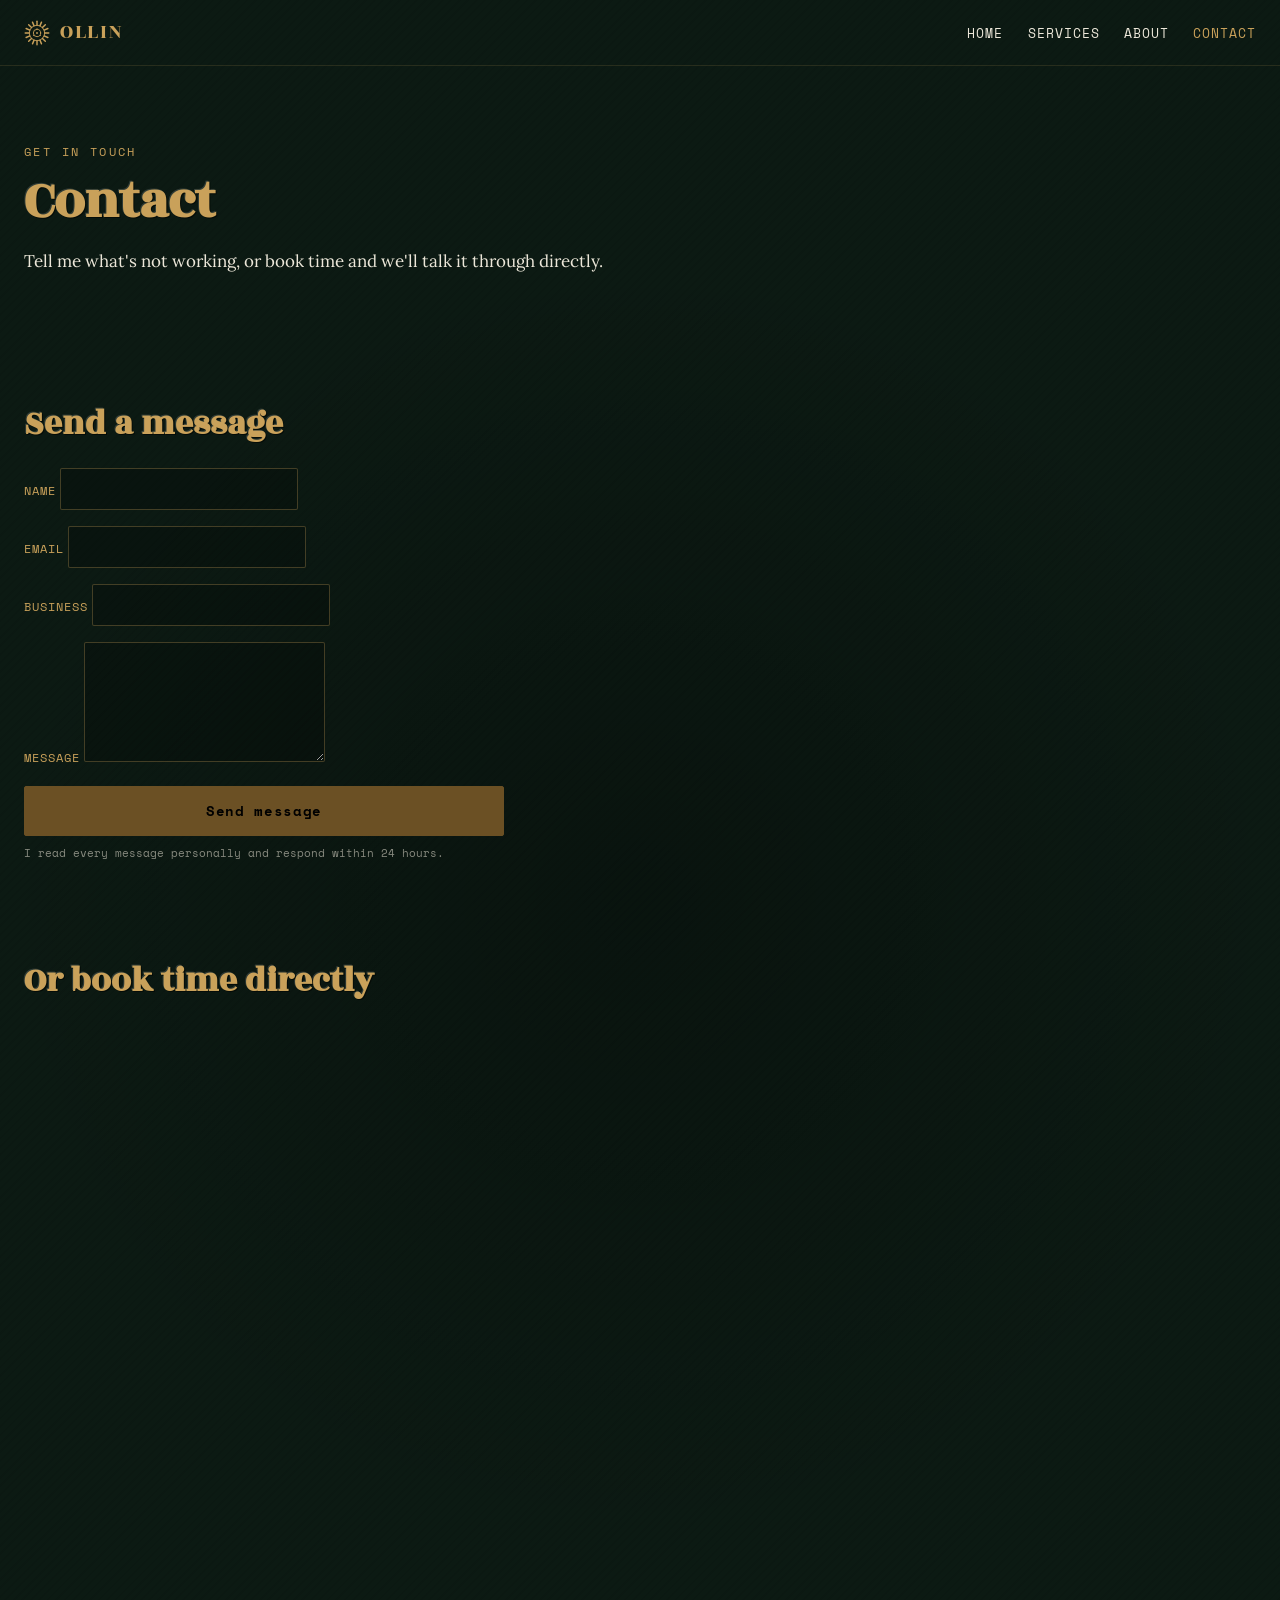
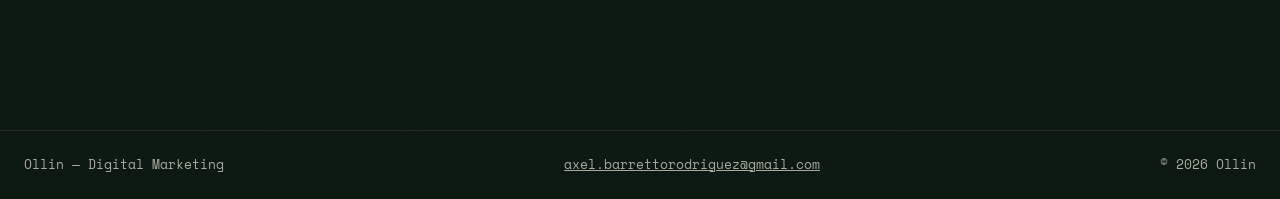
<file: contact.html>
<!DOCTYPE html>
<html lang="en">
<head>
<meta charset="UTF-8">
<meta name="viewport" content="width=device-width, initial-scale=1">
<title>Contact — Ollin</title>
<meta name="description" content="Get in touch with Ollin — send a message or book time directly.">
<meta property="og:title" content="Contact — Ollin">
<meta property="og:description" content="Send a message or book time directly.">
<meta property="og:type" content="website">
<link rel="icon" type="image/svg+xml" href="favicon.svg">
<link rel="preconnect" href="https://fonts.googleapis.com">
<link rel="preconnect" href="https://fonts.gstatic.com" crossorigin>
<link href="https://fonts.googleapis.com/css2?family=Rozha+One&family=Space+Mono:wght@400;700&family=Lora:ital,wght@0,400;0,600;1,400&display=swap" rel="stylesheet">
<link rel="stylesheet" href="styles.css">
</head>
<body>

<nav class="site-nav">
  <a href="index.html" class="brand"><svg class="logo-mark" viewBox="0 0 64 64" aria-hidden="true"><g stroke="currentColor" fill="none" stroke-linecap="round"><g stroke-width="3.5"><line x1="32" y1="3" x2="32" y2="13"/><line x1="32" y1="3" x2="32" y2="13" transform="rotate(22.5 32 32)"/><line x1="32" y1="3" x2="32" y2="13" transform="rotate(45 32 32)"/><line x1="32" y1="3" x2="32" y2="13" transform="rotate(67.5 32 32)"/><line x1="32" y1="3" x2="32" y2="13" transform="rotate(90 32 32)"/><line x1="32" y1="3" x2="32" y2="13" transform="rotate(112.5 32 32)"/><line x1="32" y1="3" x2="32" y2="13" transform="rotate(135 32 32)"/><line x1="32" y1="3" x2="32" y2="13" transform="rotate(157.5 32 32)"/><line x1="32" y1="3" x2="32" y2="13" transform="rotate(180 32 32)"/><line x1="32" y1="3" x2="32" y2="13" transform="rotate(202.5 32 32)"/><line x1="32" y1="3" x2="32" y2="13" transform="rotate(225 32 32)"/><line x1="32" y1="3" x2="32" y2="13" transform="rotate(247.5 32 32)"/><line x1="32" y1="3" x2="32" y2="13" transform="rotate(270 32 32)"/><line x1="32" y1="3" x2="32" y2="13" transform="rotate(292.5 32 32)"/><line x1="32" y1="3" x2="32" y2="13" transform="rotate(315 32 32)"/><line x1="32" y1="3" x2="32" y2="13" transform="rotate(337.5 32 32)"/></g><circle cx="32" cy="32" r="19" stroke-width="2.2"/><circle cx="32" cy="32" r="9" stroke-width="2.2"/><circle cx="32" cy="32" r="2.2" fill="currentColor" stroke="none"/><circle cx="32" cy="21.5" r="1.4" fill="currentColor" stroke="none"/><circle cx="24" cy="38" r="1.4" fill="currentColor" stroke="none"/><circle cx="40" cy="38" r="1.4" fill="currentColor" stroke="none"/></g></svg>Ollin</a>
  <button class="nav-toggle" id="navToggle" aria-expanded="false" aria-controls="navLinks">Menu</button>
  <ul id="navLinks">
    <li><a href="index.html">Home</a></li>
    <li class="has-dropdown">
      <a href="services.html">Services</a>
      <ul class="dropdown">
        <li><a href="service-website.html">Website Optimization &amp; Creation</a></li>
        <li><a href="service-seo.html">SEO + AEO/GEO</a></li>
        <li><a href="service-ads.html">Google Ads</a></li>
      </ul>
    </li>
    <li class="has-dropdown">
      <a href="about-founder.html">About</a>
      <ul class="dropdown">
        <li><a href="about-founder.html">About the Founder</a></li>
        <li><a href="about-ollin.html">About Ollin</a></li>
      </ul>
    </li>
    <li><a href="contact.html" aria-current="page">Contact</a></li>
  </ul>
</nav>

<main>
  <section class="hero container">
    <p class="eyebrow reveal reveal-1">Get in touch</p>
    <h1 class="reveal reveal-2">Contact</h1>
    <p class="reveal reveal-3">Tell me what's not working, or book time and we'll talk it through directly.</p>
  </section>

  <section class="section container">
    <h2>Send a message</h2>
    <form class="contact-form" action="https://formspree.io/f/FORM_ENDPOINT_HERE" method="POST">
      <div>
        <label for="name">Name</label>
        <input type="text" id="name" name="name" required>
      </div>
      <div>
        <label for="email">Email</label>
        <input type="email" id="email" name="email" required>
      </div>
      <div>
        <label for="business">Business</label>
        <input type="text" id="business" name="business">
      </div>
      <div>
        <label for="message">Message</label>
        <textarea id="message" name="message" required></textarea>
      </div>
      <button class="btn" type="submit">Send message</button>
    </form>
    <p class="illustrative-disclaimer">I read every message personally and respond within 24 hours.</p>
  </section>

  <section class="section container">
    <h2>Or book time directly</h2>
    <div id="calendlyWidget" class="calendly-inline-widget" data-url="https://calendly.com/CALENDLY_URL_HERE" style="min-width:280px;height:600px;"></div>
    <p id="calendlyFallback" class="calendly-fallback" hidden>
      Booking widget didn't load — <a href="https://calendly.com/CALENDLY_URL_HERE">book a time here instead</a>.
    </p>
    <script src="https://assets.calendly.com/assets/external/widget.js" async></script>
  </section>
</main>

<footer class="site-footer">
  <span>Ollin — Digital Marketing</span>
  <a href="mailto:axel.barrettorodriguez@gmail.com">axel.barrettorodriguez@gmail.com</a>
  <span>© 2026 Ollin</span>
</footer>

<script src="main.js"></script>
</body>
</html>
</file>
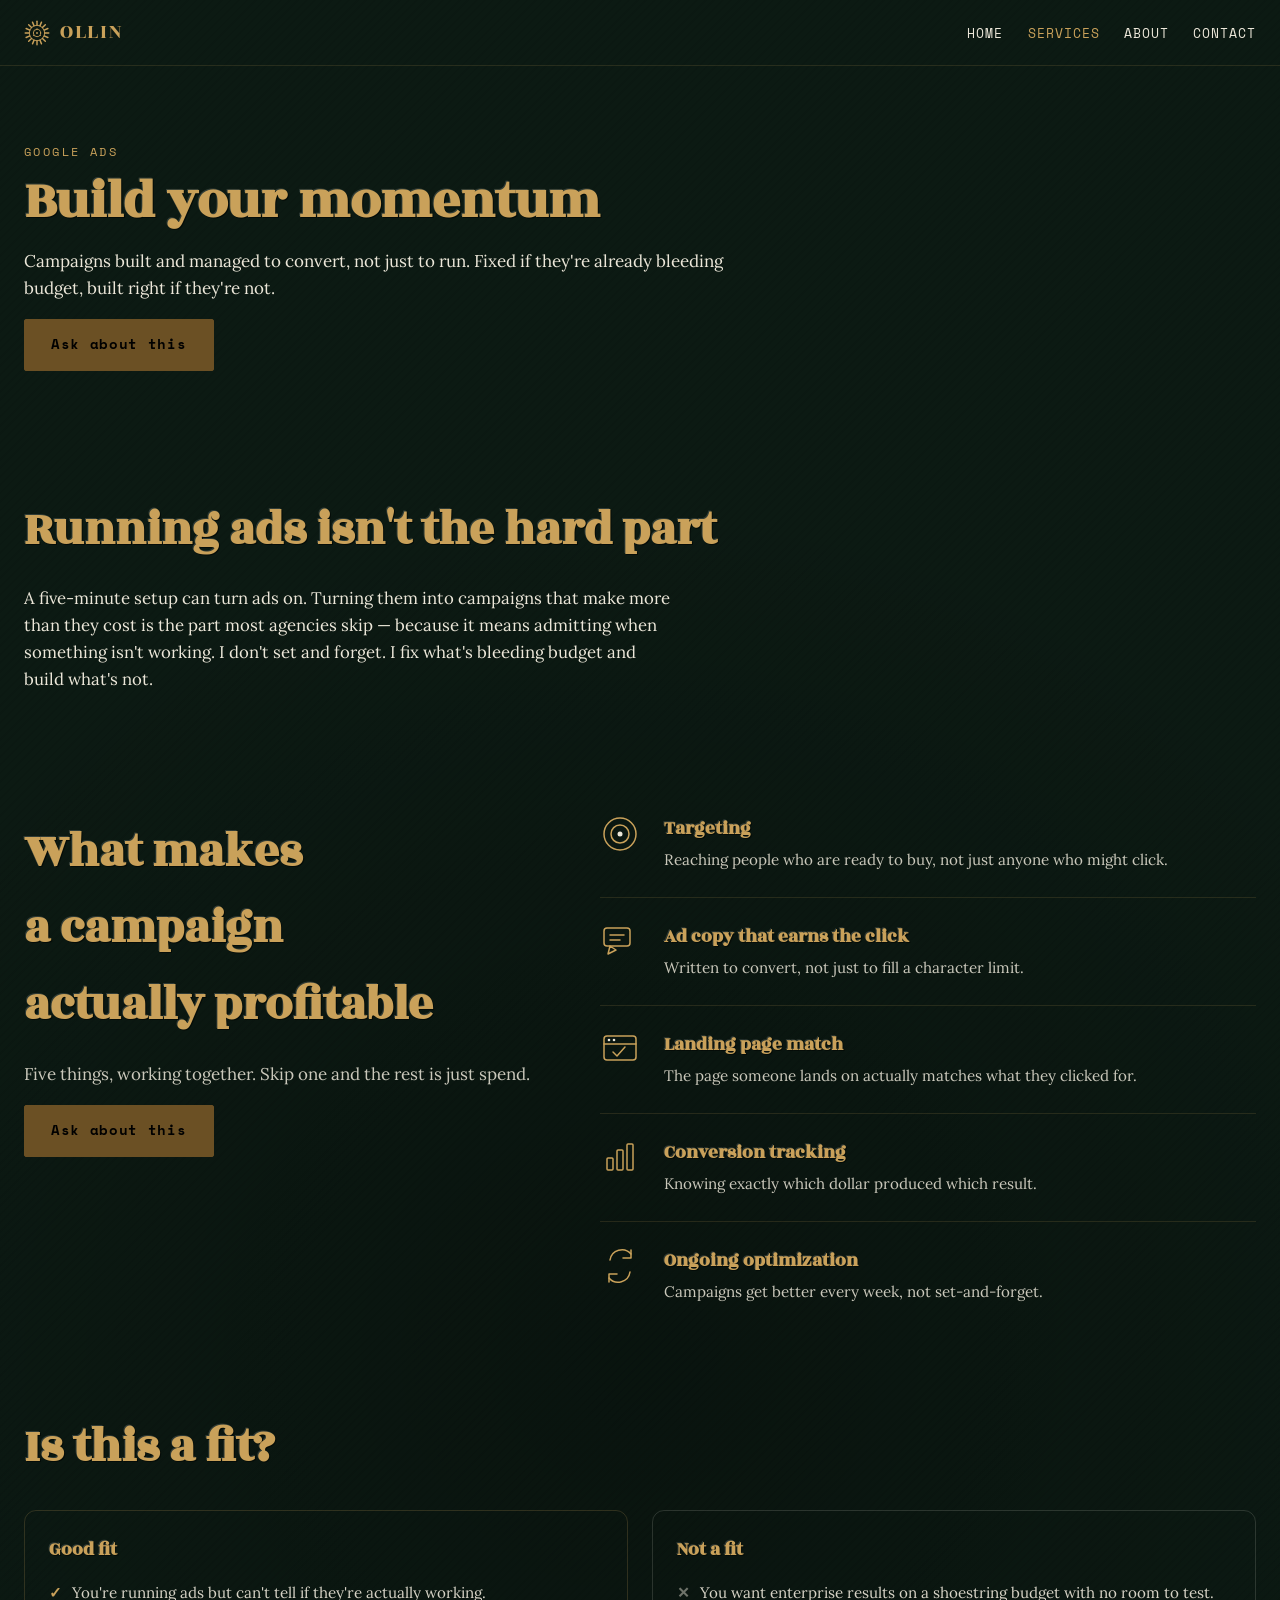
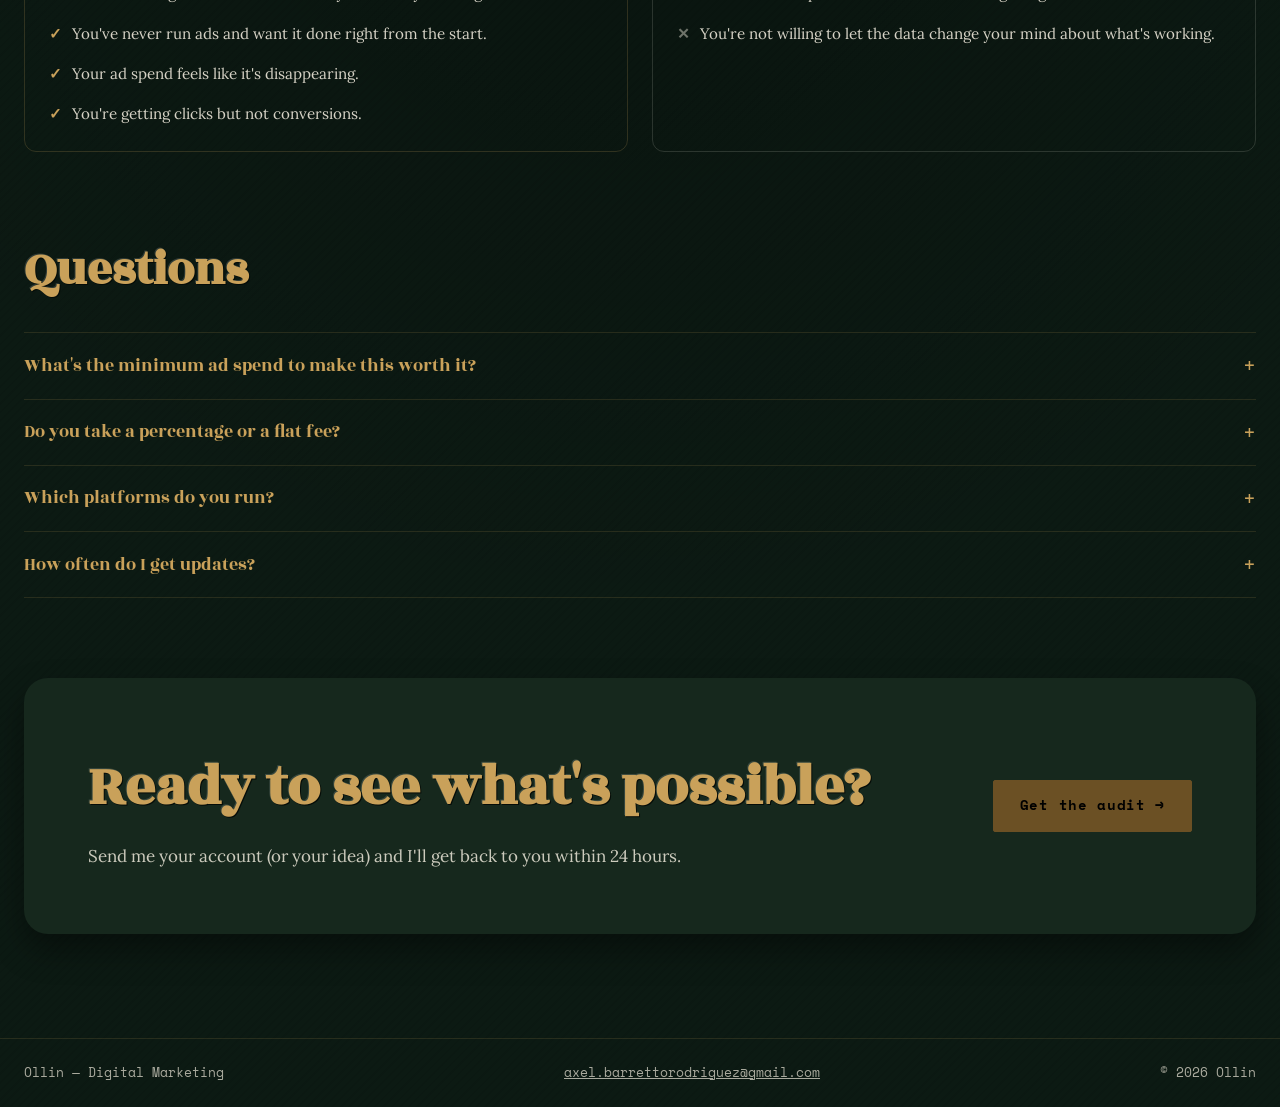
<file: service-ads.html>
<!DOCTYPE html>
<html lang="en">
<head>
<meta charset="UTF-8">
<meta name="viewport" content="width=device-width, initial-scale=1">
<title>Google Ads — Ollin</title>
<meta name="description" content="Campaigns built and managed to convert, not just to run. Google Ads management from Ollin.">
<meta property="og:title" content="Google Ads — Ollin">
<meta property="og:description" content="Campaigns built and managed to convert, not just to run.">
<meta property="og:type" content="website">
<link rel="icon" type="image/svg+xml" href="favicon.svg">
<link rel="preconnect" href="https://fonts.googleapis.com">
<link rel="preconnect" href="https://fonts.gstatic.com" crossorigin>
<link href="https://fonts.googleapis.com/css2?family=Rozha+One&family=Space+Mono:wght@400;700&family=Lora:ital,wght@0,400;0,600;1,400&display=swap" rel="stylesheet">
<link rel="stylesheet" href="styles.css">
</head>
<body>

<nav class="site-nav">
  <a href="index.html" class="brand"><svg class="logo-mark" viewBox="0 0 64 64" aria-hidden="true"><g stroke="currentColor" fill="none" stroke-linecap="round"><g stroke-width="3.5"><line x1="32" y1="3" x2="32" y2="13"/><line x1="32" y1="3" x2="32" y2="13" transform="rotate(22.5 32 32)"/><line x1="32" y1="3" x2="32" y2="13" transform="rotate(45 32 32)"/><line x1="32" y1="3" x2="32" y2="13" transform="rotate(67.5 32 32)"/><line x1="32" y1="3" x2="32" y2="13" transform="rotate(90 32 32)"/><line x1="32" y1="3" x2="32" y2="13" transform="rotate(112.5 32 32)"/><line x1="32" y1="3" x2="32" y2="13" transform="rotate(135 32 32)"/><line x1="32" y1="3" x2="32" y2="13" transform="rotate(157.5 32 32)"/><line x1="32" y1="3" x2="32" y2="13" transform="rotate(180 32 32)"/><line x1="32" y1="3" x2="32" y2="13" transform="rotate(202.5 32 32)"/><line x1="32" y1="3" x2="32" y2="13" transform="rotate(225 32 32)"/><line x1="32" y1="3" x2="32" y2="13" transform="rotate(247.5 32 32)"/><line x1="32" y1="3" x2="32" y2="13" transform="rotate(270 32 32)"/><line x1="32" y1="3" x2="32" y2="13" transform="rotate(292.5 32 32)"/><line x1="32" y1="3" x2="32" y2="13" transform="rotate(315 32 32)"/><line x1="32" y1="3" x2="32" y2="13" transform="rotate(337.5 32 32)"/></g><circle cx="32" cy="32" r="19" stroke-width="2.2"/><circle cx="32" cy="32" r="9" stroke-width="2.2"/><circle cx="32" cy="32" r="2.2" fill="currentColor" stroke="none"/><circle cx="32" cy="21.5" r="1.4" fill="currentColor" stroke="none"/><circle cx="24" cy="38" r="1.4" fill="currentColor" stroke="none"/><circle cx="40" cy="38" r="1.4" fill="currentColor" stroke="none"/></g></svg>Ollin</a>
  <button class="nav-toggle" id="navToggle" aria-expanded="false" aria-controls="navLinks">Menu</button>
  <ul id="navLinks">
    <li><a href="index.html">Home</a></li>
    <li class="has-dropdown">
      <a href="services.html" aria-current="page">Services</a>
      <ul class="dropdown">
        <li><a href="service-website.html">Website Optimization &amp; Creation</a></li>
        <li><a href="service-seo.html">SEO + AEO/GEO</a></li>
        <li><a href="service-ads.html" aria-current="page">Google Ads</a></li>
      </ul>
    </li>
    <li class="has-dropdown">
      <a href="about-founder.html">About</a>
      <ul class="dropdown">
        <li><a href="about-founder.html">About the Founder</a></li>
        <li><a href="about-ollin.html">About Ollin</a></li>
      </ul>
    </li>
    <li><a href="contact.html">Contact</a></li>
  </ul>
</nav>

<main>
  <section class="hero container">
    <p class="eyebrow reveal reveal-1">Google Ads</p>
    <h1 class="reveal reveal-2">Build your momentum</h1>
    <p class="reveal reveal-3">Campaigns built and managed to convert, not just to run. Fixed if they're already bleeding budget, built right if they're not.</p>
    <p class="reveal reveal-3"><a class="btn" href="contact.html">Ask about this</a></p>
  </section>

  <section class="section container">
    <h2 class="section-title">Running ads isn't the hard part</h2>
    <div class="pov-block">
      <p>A five-minute setup can turn ads on. Turning them into campaigns that make more than they cost is the part most agencies skip — because it means admitting when something isn't working. I don't set and forget. I fix what's bleeding budget and build what's not.</p>
    </div>
  </section>

  <section class="section container">
    <div class="framework-grid">
      <div class="framework-intro">
        <h2 class="section-title">What makes a campaign actually profitable</h2>
        <p>Five things, working together. Skip one and the rest is just spend.</p>
        <p><a class="btn" href="contact.html">Ask about this</a></p>
      </div>
      <div class="framework-list">
        <div class="framework-item">
          <svg class="framework-icon" viewBox="0 0 40 40" aria-hidden="true">
            <circle cx="20" cy="20" r="16"/>
            <circle cx="20" cy="20" r="9"/>
            <circle cx="20" cy="20" r="2.5" fill="currentColor" stroke="none"/>
          </svg>
          <div>
            <h3>Targeting</h3>
            <p>Reaching people who are ready to buy, not just anyone who might click.</p>
          </div>
        </div>
        <div class="framework-item">
          <svg class="framework-icon" viewBox="0 0 40 40" aria-hidden="true">
            <rect x="4" y="6" width="26" height="18" rx="3"/>
            <path d="M10 24l-2 8 8-4z"/>
            <line x1="10" y1="13" x2="24" y2="13"/>
            <line x1="10" y1="18" x2="20" y2="18"/>
          </svg>
          <div>
            <h3>Ad copy that earns the click</h3>
            <p>Written to convert, not just to fill a character limit.</p>
          </div>
        </div>
        <div class="framework-item">
          <svg class="framework-icon" viewBox="0 0 40 40" aria-hidden="true">
            <rect x="4" y="6" width="32" height="24" rx="3"/>
            <line x1="4" y1="14" x2="36" y2="14"/>
            <circle cx="9" cy="10" r="1.3" fill="currentColor" stroke="none"/>
            <circle cx="14" cy="10" r="1.3" fill="currentColor" stroke="none"/>
            <path d="M13 22l4 4 8-9"/>
          </svg>
          <div>
            <h3>Landing page match</h3>
            <p>The page someone lands on actually matches what they clicked for.</p>
          </div>
        </div>
        <div class="framework-item">
          <svg class="framework-icon" viewBox="0 0 40 40" aria-hidden="true">
            <rect x="7" y="20" width="6" height="12" rx="1"/>
            <rect x="17" y="12" width="6" height="20" rx="1"/>
            <rect x="27" y="6" width="6" height="26" rx="1"/>
          </svg>
          <div>
            <h3>Conversion tracking</h3>
            <p>Knowing exactly which dollar produced which result.</p>
          </div>
        </div>
        <div class="framework-item">
          <svg class="framework-icon" viewBox="0 0 40 40" aria-hidden="true">
            <path d="M10 14a12 12 0 0121-6"/>
            <path d="M31 4v8h-8"/>
            <path d="M30 26a12 12 0 01-21 6"/>
            <path d="M9 36v-8h8"/>
          </svg>
          <div>
            <h3>Ongoing optimization</h3>
            <p>Campaigns get better every week, not set-and-forget.</p>
          </div>
        </div>
      </div>
    </div>
  </section>

  <section class="section container">
    <h2 class="section-title">Is this a fit?</h2>
    <div class="fit-grid">
      <div class="fit-column">
        <h3>Good fit</h3>
        <ul class="fit-list">
          <li><span class="fit-yes" aria-hidden="true">✓</span> You're running ads but can't tell if they're actually working.</li>
          <li><span class="fit-yes" aria-hidden="true">✓</span> You've never run ads and want it done right from the start.</li>
          <li><span class="fit-yes" aria-hidden="true">✓</span> Your ad spend feels like it's disappearing.</li>
          <li><span class="fit-yes" aria-hidden="true">✓</span> You're getting clicks but not conversions.</li>
        </ul>
      </div>
      <div class="fit-column fit-column--no">
        <h3>Not a fit</h3>
        <ul class="fit-list">
          <li><span class="fit-no" aria-hidden="true">✕</span> You want enterprise results on a shoestring budget with no room to test.</li>
          <li><span class="fit-no" aria-hidden="true">✕</span> You're not willing to let the data change your mind about what's working.</li>
        </ul>
      </div>
    </div>
  </section>

  <section class="section container">
    <h2 class="section-title">Questions</h2>
    <div class="faq-list">
      <details class="faq-item">
        <summary>What's the minimum ad spend to make this worth it?</summary>
        <p>Depends on your industry and goals — that's part of the first conversation. I'll tell you honestly if your budget isn't there yet.</p>
      </details>
      <details class="faq-item">
        <summary>Do you take a percentage or a flat fee?</summary>
        <p>We'll talk pricing directly — no games, no hidden markup on ad spend.</p>
      </details>
      <details class="faq-item">
        <summary>Which platforms do you run?</summary>
        <p>Google Ads primarily. If Meta or another platform makes sense for your business, we'll talk about that too.</p>
      </details>
      <details class="faq-item">
        <summary>How often do I get updates?</summary>
        <p>Regular, plain-language reporting — what's working, what's not, and what's changing.</p>
      </details>
    </div>
  </section>

  <section class="section container">
    <div class="cta-banner">
      <div class="cta-banner-text">
        <h2 class="cta-banner-title">Ready to see what's possible?</h2>
        <p>Send me your account (or your idea) and I'll get back to you within 24 hours.</p>
      </div>
      <a class="btn cta-banner-btn" href="contact.html">Get the audit →</a>
    </div>
  </section>
</main>

<footer class="site-footer">
  <span>Ollin — Digital Marketing</span>
  <a href="mailto:axel.barrettorodriguez@gmail.com">axel.barrettorodriguez@gmail.com</a>
  <span>© 2026 Ollin</span>
</footer>

<script src="main.js"></script>
</body>
</html>
</file>
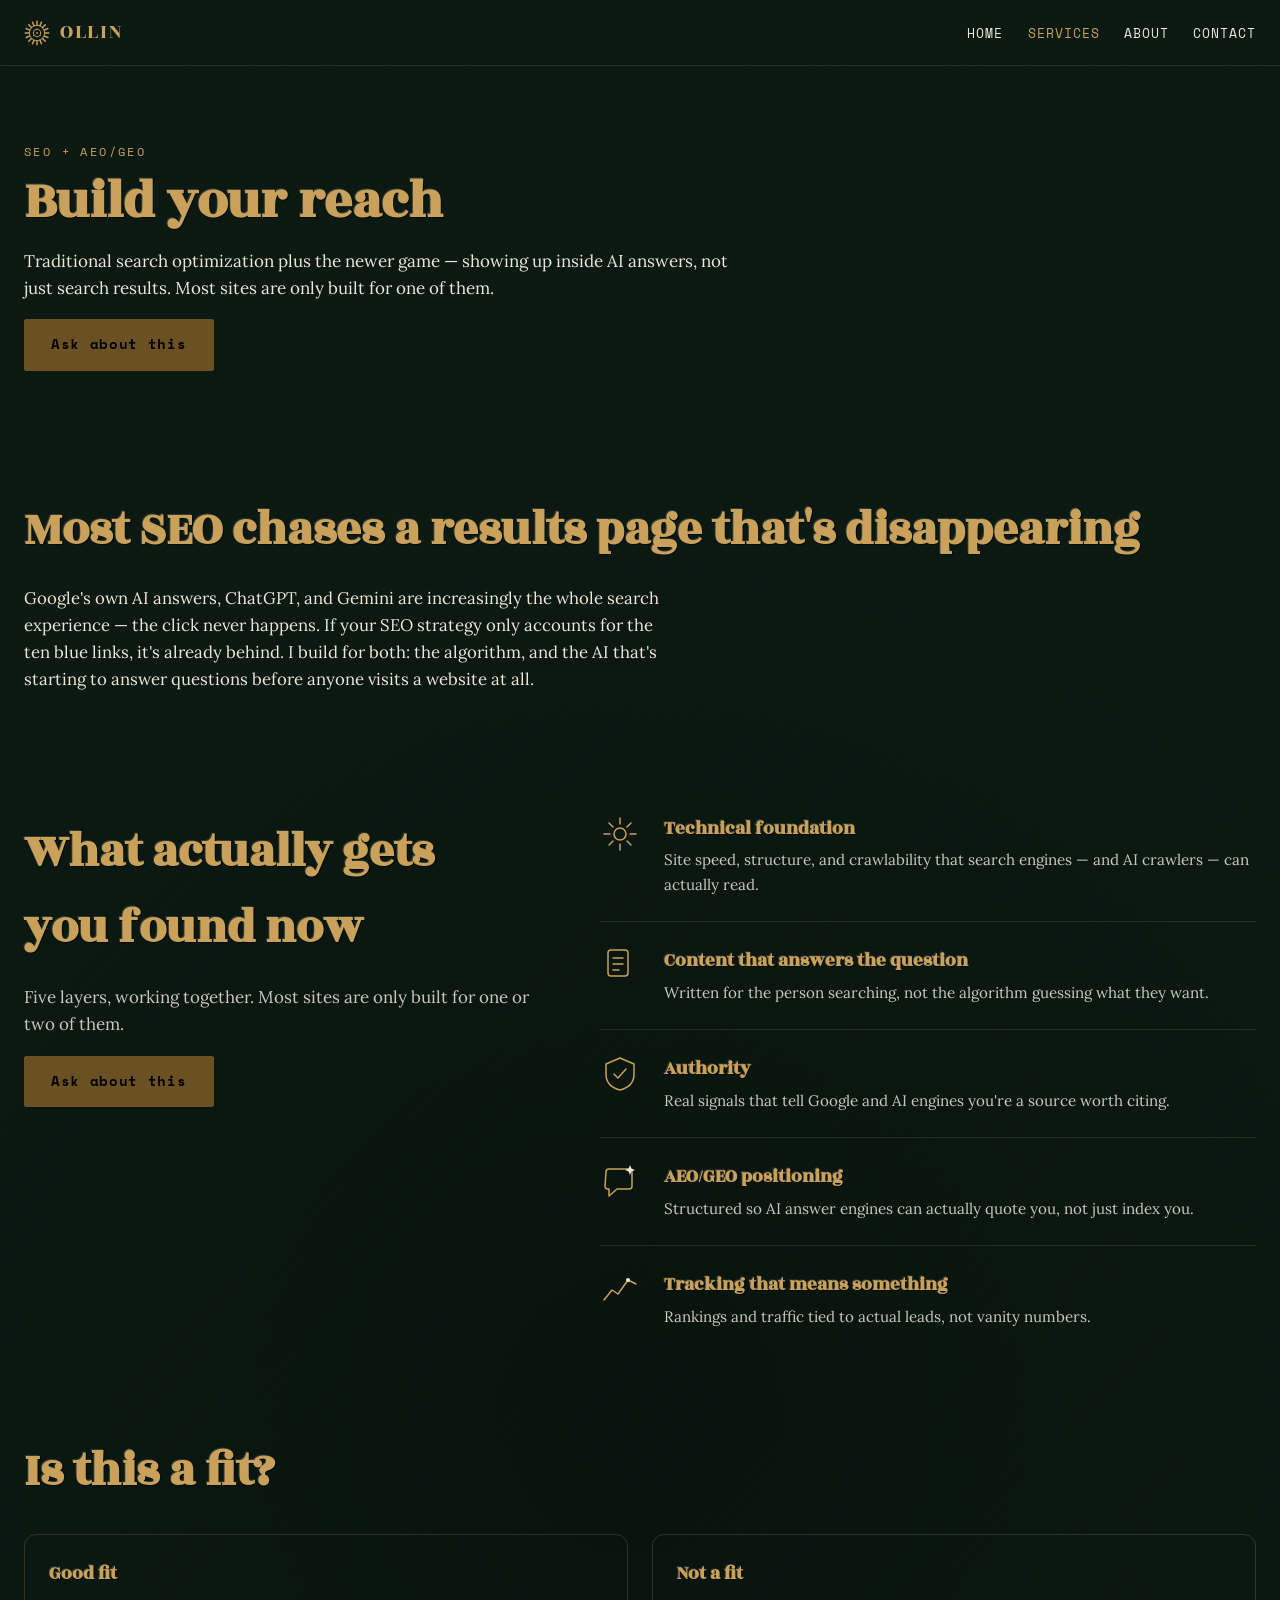
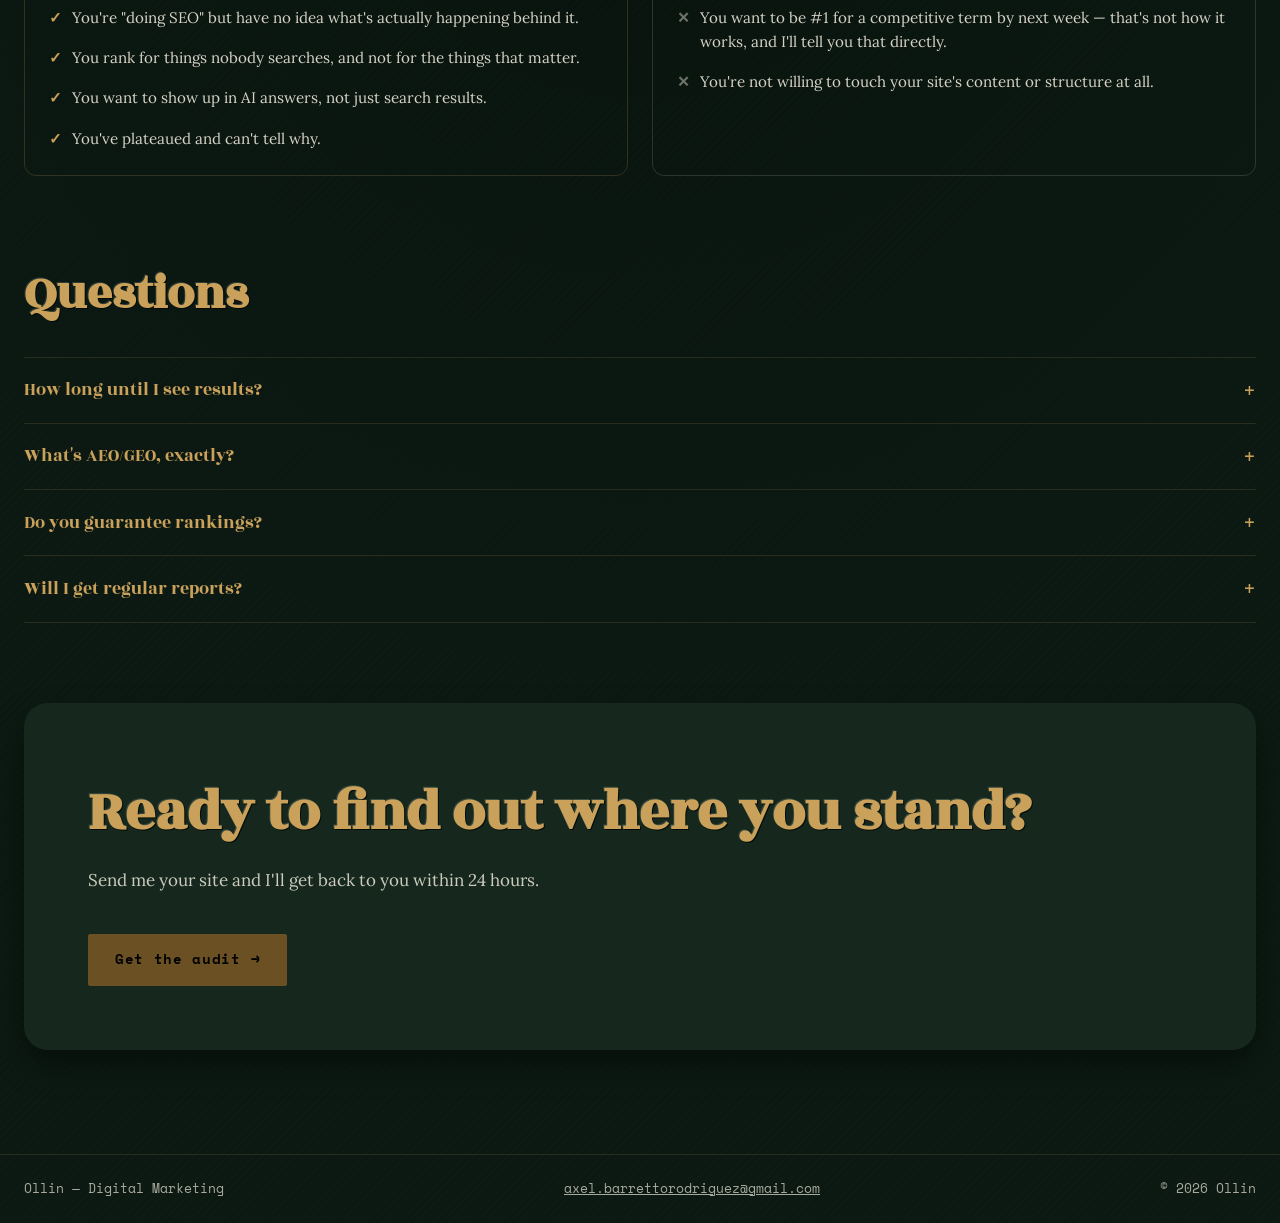
<file: service-seo.html>
<!DOCTYPE html>
<html lang="en">
<head>
<meta charset="UTF-8">
<meta name="viewport" content="width=device-width, initial-scale=1">
<title>SEO + AEO/GEO — Ollin</title>
<meta name="description" content="Traditional SEO plus AI answer-engine visibility. Show up in search and inside AI-generated answers. From Ollin.">
<meta property="og:title" content="SEO + AEO/GEO — Ollin">
<meta property="og:description" content="Traditional SEO plus AI answer-engine visibility.">
<meta property="og:type" content="website">
<link rel="icon" type="image/svg+xml" href="favicon.svg">
<link rel="preconnect" href="https://fonts.googleapis.com">
<link rel="preconnect" href="https://fonts.gstatic.com" crossorigin>
<link href="https://fonts.googleapis.com/css2?family=Rozha+One&family=Space+Mono:wght@400;700&family=Lora:ital,wght@0,400;0,600;1,400&display=swap" rel="stylesheet">
<link rel="stylesheet" href="styles.css">
</head>
<body>

<nav class="site-nav">
  <a href="index.html" class="brand"><svg class="logo-mark" viewBox="0 0 64 64" aria-hidden="true"><g stroke="currentColor" fill="none" stroke-linecap="round"><g stroke-width="3.5"><line x1="32" y1="3" x2="32" y2="13"/><line x1="32" y1="3" x2="32" y2="13" transform="rotate(22.5 32 32)"/><line x1="32" y1="3" x2="32" y2="13" transform="rotate(45 32 32)"/><line x1="32" y1="3" x2="32" y2="13" transform="rotate(67.5 32 32)"/><line x1="32" y1="3" x2="32" y2="13" transform="rotate(90 32 32)"/><line x1="32" y1="3" x2="32" y2="13" transform="rotate(112.5 32 32)"/><line x1="32" y1="3" x2="32" y2="13" transform="rotate(135 32 32)"/><line x1="32" y1="3" x2="32" y2="13" transform="rotate(157.5 32 32)"/><line x1="32" y1="3" x2="32" y2="13" transform="rotate(180 32 32)"/><line x1="32" y1="3" x2="32" y2="13" transform="rotate(202.5 32 32)"/><line x1="32" y1="3" x2="32" y2="13" transform="rotate(225 32 32)"/><line x1="32" y1="3" x2="32" y2="13" transform="rotate(247.5 32 32)"/><line x1="32" y1="3" x2="32" y2="13" transform="rotate(270 32 32)"/><line x1="32" y1="3" x2="32" y2="13" transform="rotate(292.5 32 32)"/><line x1="32" y1="3" x2="32" y2="13" transform="rotate(315 32 32)"/><line x1="32" y1="3" x2="32" y2="13" transform="rotate(337.5 32 32)"/></g><circle cx="32" cy="32" r="19" stroke-width="2.2"/><circle cx="32" cy="32" r="9" stroke-width="2.2"/><circle cx="32" cy="32" r="2.2" fill="currentColor" stroke="none"/><circle cx="32" cy="21.5" r="1.4" fill="currentColor" stroke="none"/><circle cx="24" cy="38" r="1.4" fill="currentColor" stroke="none"/><circle cx="40" cy="38" r="1.4" fill="currentColor" stroke="none"/></g></svg>Ollin</a>
  <button class="nav-toggle" id="navToggle" aria-expanded="false" aria-controls="navLinks">Menu</button>
  <ul id="navLinks">
    <li><a href="index.html">Home</a></li>
    <li class="has-dropdown">
      <a href="services.html" aria-current="page">Services</a>
      <ul class="dropdown">
        <li><a href="service-website.html">Website Optimization &amp; Creation</a></li>
        <li><a href="service-seo.html" aria-current="page">SEO + AEO/GEO</a></li>
        <li><a href="service-ads.html">Google Ads</a></li>
      </ul>
    </li>
    <li class="has-dropdown">
      <a href="about-founder.html">About</a>
      <ul class="dropdown">
        <li><a href="about-founder.html">About the Founder</a></li>
        <li><a href="about-ollin.html">About Ollin</a></li>
      </ul>
    </li>
    <li><a href="contact.html">Contact</a></li>
  </ul>
</nav>

<main>
  <section class="hero container">
    <p class="eyebrow reveal reveal-1">SEO + AEO/GEO</p>
    <h1 class="reveal reveal-2">Build your reach</h1>
    <p class="reveal reveal-3">Traditional search optimization plus the newer game — showing up inside AI answers, not just search results. Most sites are only built for one of them.</p>
    <p class="reveal reveal-3"><a class="btn" href="contact.html">Ask about this</a></p>
  </section>

  <section class="section container">
    <h2 class="section-title">Most SEO chases a results page that's disappearing</h2>
    <div class="pov-block">
      <p>Google's own AI answers, ChatGPT, and Gemini are increasingly the whole search experience — the click never happens. If your SEO strategy only accounts for the ten blue links, it's already behind. I build for both: the algorithm, and the AI that's starting to answer questions before anyone visits a website at all.</p>
    </div>
  </section>

  <section class="section container">
    <div class="framework-grid">
      <div class="framework-intro">
        <h2 class="section-title">What actually gets you found now</h2>
        <p>Five layers, working together. Most sites are only built for one or two of them.</p>
        <p><a class="btn" href="contact.html">Ask about this</a></p>
      </div>
      <div class="framework-list">
        <div class="framework-item">
          <svg class="framework-icon" viewBox="0 0 40 40" aria-hidden="true">
            <circle cx="20" cy="20" r="6"/>
            <line x1="20" y1="4" x2="20" y2="10"/>
            <line x1="20" y1="30" x2="20" y2="36"/>
            <line x1="4" y1="20" x2="10" y2="20"/>
            <line x1="30" y1="20" x2="36" y2="20"/>
            <line x1="9" y1="9" x2="13" y2="13"/>
            <line x1="27" y1="27" x2="31" y2="31"/>
            <line x1="9" y1="31" x2="13" y2="27"/>
            <line x1="27" y1="13" x2="31" y2="9"/>
          </svg>
          <div>
            <h3>Technical foundation</h3>
            <p>Site speed, structure, and crawlability that search engines — and AI crawlers — can actually read.</p>
          </div>
        </div>
        <div class="framework-item">
          <svg class="framework-icon" viewBox="0 0 40 40" aria-hidden="true">
            <rect x="8" y="4" width="20" height="26" rx="3"/>
            <line x1="13" y1="12" x2="23" y2="12"/>
            <line x1="13" y1="18" x2="23" y2="18"/>
            <line x1="13" y1="24" x2="19" y2="24"/>
          </svg>
          <div>
            <h3>Content that answers the question</h3>
            <p>Written for the person searching, not the algorithm guessing what they want.</p>
          </div>
        </div>
        <div class="framework-item">
          <svg class="framework-icon" viewBox="0 0 40 40" aria-hidden="true">
            <path d="M20 4l14 6v10c0 9-6 14-14 16-8-2-14-7-14-16V10z"/>
            <path d="M14 20l4 4 8-9"/>
          </svg>
          <div>
            <h3>Authority</h3>
            <p>Real signals that tell Google and AI engines you're a source worth citing.</p>
          </div>
        </div>
        <div class="framework-item">
          <svg class="framework-icon" viewBox="0 0 40 40" aria-hidden="true">
            <path d="M6 10a3 3 0 013-3h20a3 3 0 013 3v14a3 3 0 01-3 3H17l-8 7v-7h-1a3 3 0 01-3-3z"/>
            <path d="M30 3l1.4 3.6L35 8l-3.6 1.4L30 13l-1.4-3.6L25 8l3.6-1.4z" fill="currentColor" stroke="none"/>
          </svg>
          <div>
            <h3>AEO/GEO positioning</h3>
            <p>Structured so AI answer engines can actually quote you, not just index you.</p>
          </div>
        </div>
        <div class="framework-item">
          <svg class="framework-icon" viewBox="0 0 40 40" aria-hidden="true">
            <polyline points="4,30 12,20 18,24 28,10 36,14"/>
            <circle cx="28" cy="10" r="2" fill="currentColor" stroke="none"/>
          </svg>
          <div>
            <h3>Tracking that means something</h3>
            <p>Rankings and traffic tied to actual leads, not vanity numbers.</p>
          </div>
        </div>
      </div>
    </div>
  </section>

  <section class="section container">
    <h2 class="section-title">Is this a fit?</h2>
    <div class="fit-grid">
      <div class="fit-column">
        <h3>Good fit</h3>
        <ul class="fit-list">
          <li><span class="fit-yes" aria-hidden="true">✓</span> You're "doing SEO" but have no idea what's actually happening behind it.</li>
          <li><span class="fit-yes" aria-hidden="true">✓</span> You rank for things nobody searches, and not for the things that matter.</li>
          <li><span class="fit-yes" aria-hidden="true">✓</span> You want to show up in AI answers, not just search results.</li>
          <li><span class="fit-yes" aria-hidden="true">✓</span> You've plateaued and can't tell why.</li>
        </ul>
      </div>
      <div class="fit-column fit-column--no">
        <h3>Not a fit</h3>
        <ul class="fit-list">
          <li><span class="fit-no" aria-hidden="true">✕</span> You want to be #1 for a competitive term by next week — that's not how it works, and I'll tell you that directly.</li>
          <li><span class="fit-no" aria-hidden="true">✕</span> You're not willing to touch your site's content or structure at all.</li>
        </ul>
      </div>
    </div>
  </section>

  <section class="section container">
    <h2 class="section-title">Questions</h2>
    <div class="faq-list">
      <details class="faq-item">
        <summary>How long until I see results?</summary>
        <p>SEO is slow by nature — expect early movement in 6-8 weeks and real traction over a few months. Anyone promising overnight rankings is selling you something else.</p>
      </details>
      <details class="faq-item">
        <summary>What's AEO/GEO, exactly?</summary>
        <p>Answer Engine Optimization and Generative Engine Optimization — structuring your site so AI tools like ChatGPT and Google's AI Overviews can actually cite you as a source, not just crawl you.</p>
      </details>
      <details class="faq-item">
        <summary>Do you guarantee rankings?</summary>
        <p>No — and be careful of anyone who does. What I guarantee is a clear, honest read on what's working and what isn't.</p>
      </details>
      <details class="faq-item">
        <summary>Will I get regular reports?</summary>
        <p>Yes, in plain language — what moved, why, and what's next.</p>
      </details>
    </div>
  </section>

  <section class="section container">
    <div class="cta-banner">
      <div class="cta-banner-text">
        <h2 class="cta-banner-title">Ready to find out where you stand?</h2>
        <p>Send me your site and I'll get back to you within 24 hours.</p>
      </div>
      <a class="btn cta-banner-btn" href="contact.html">Get the audit →</a>
    </div>
  </section>
</main>

<footer class="site-footer">
  <span>Ollin — Digital Marketing</span>
  <a href="mailto:axel.barrettorodriguez@gmail.com">axel.barrettorodriguez@gmail.com</a>
  <span>© 2026 Ollin</span>
</footer>

<script src="main.js"></script>
</body>
</html>
</file>
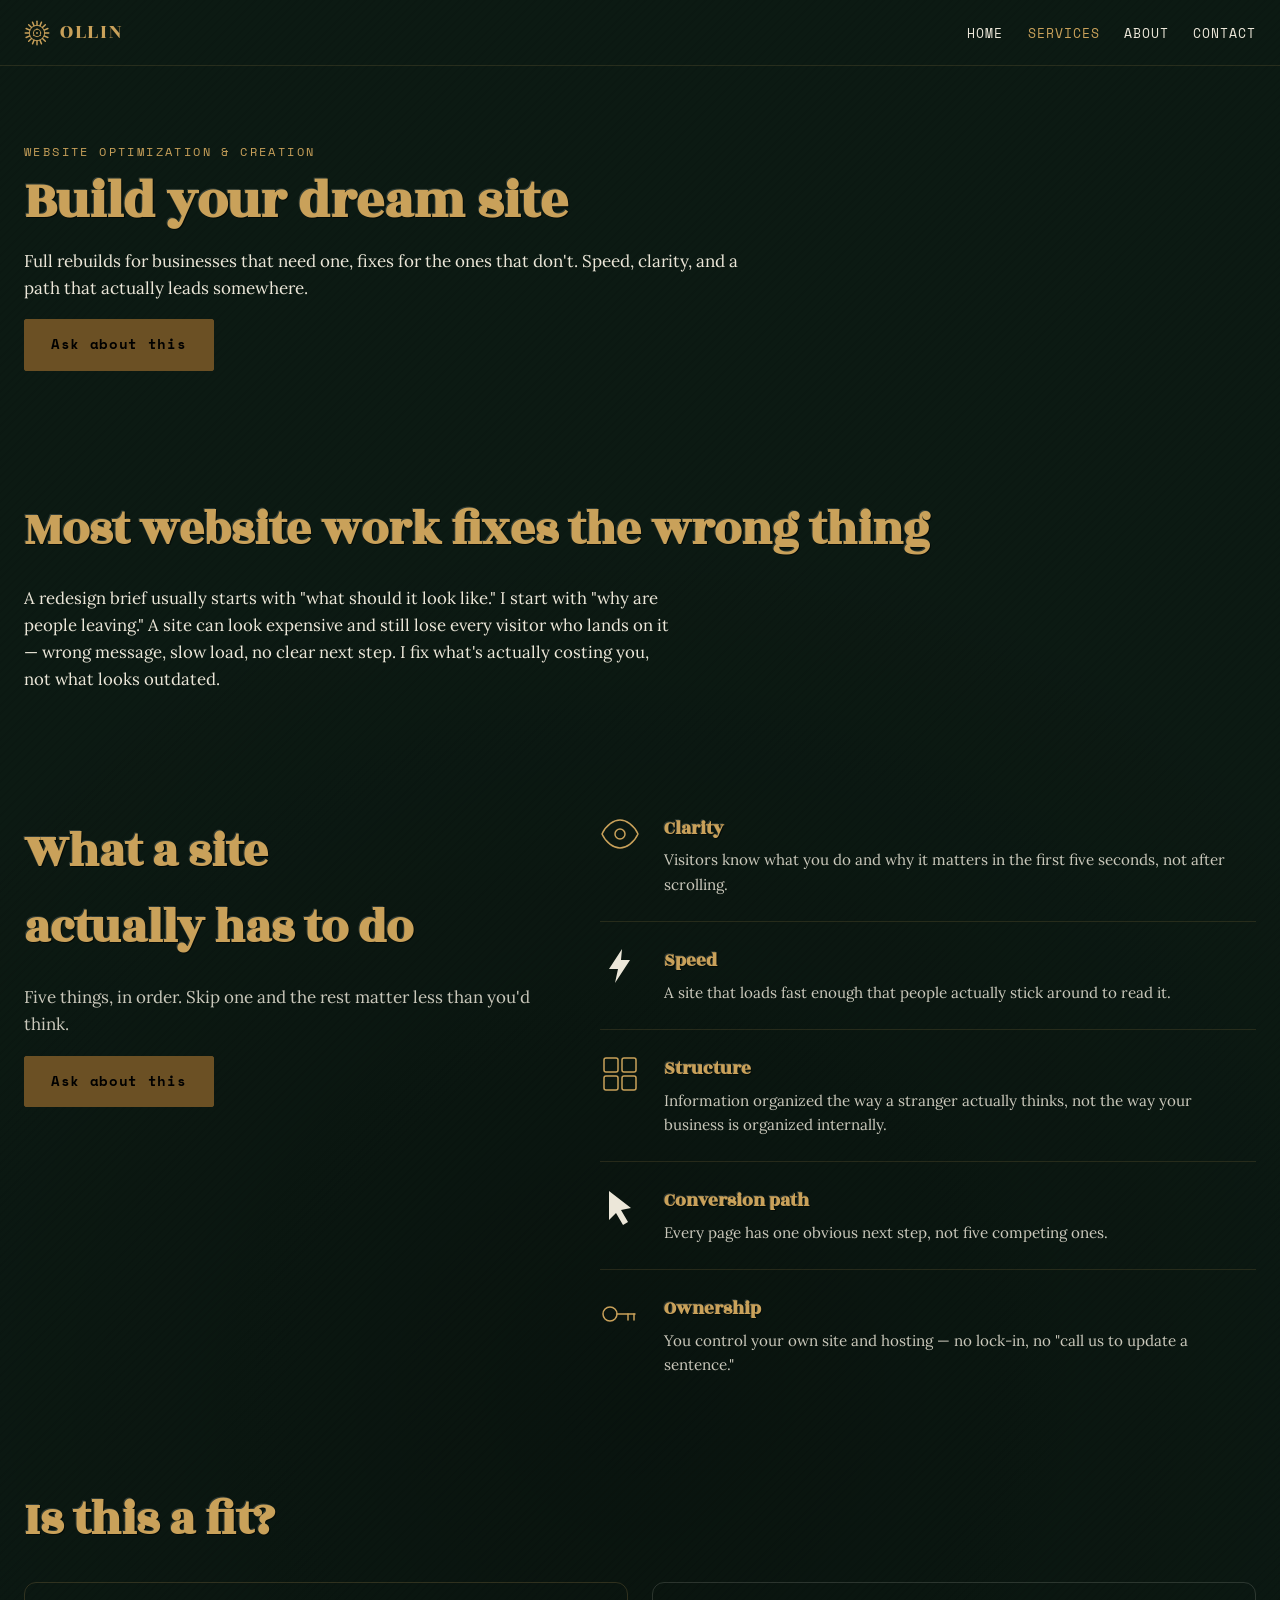
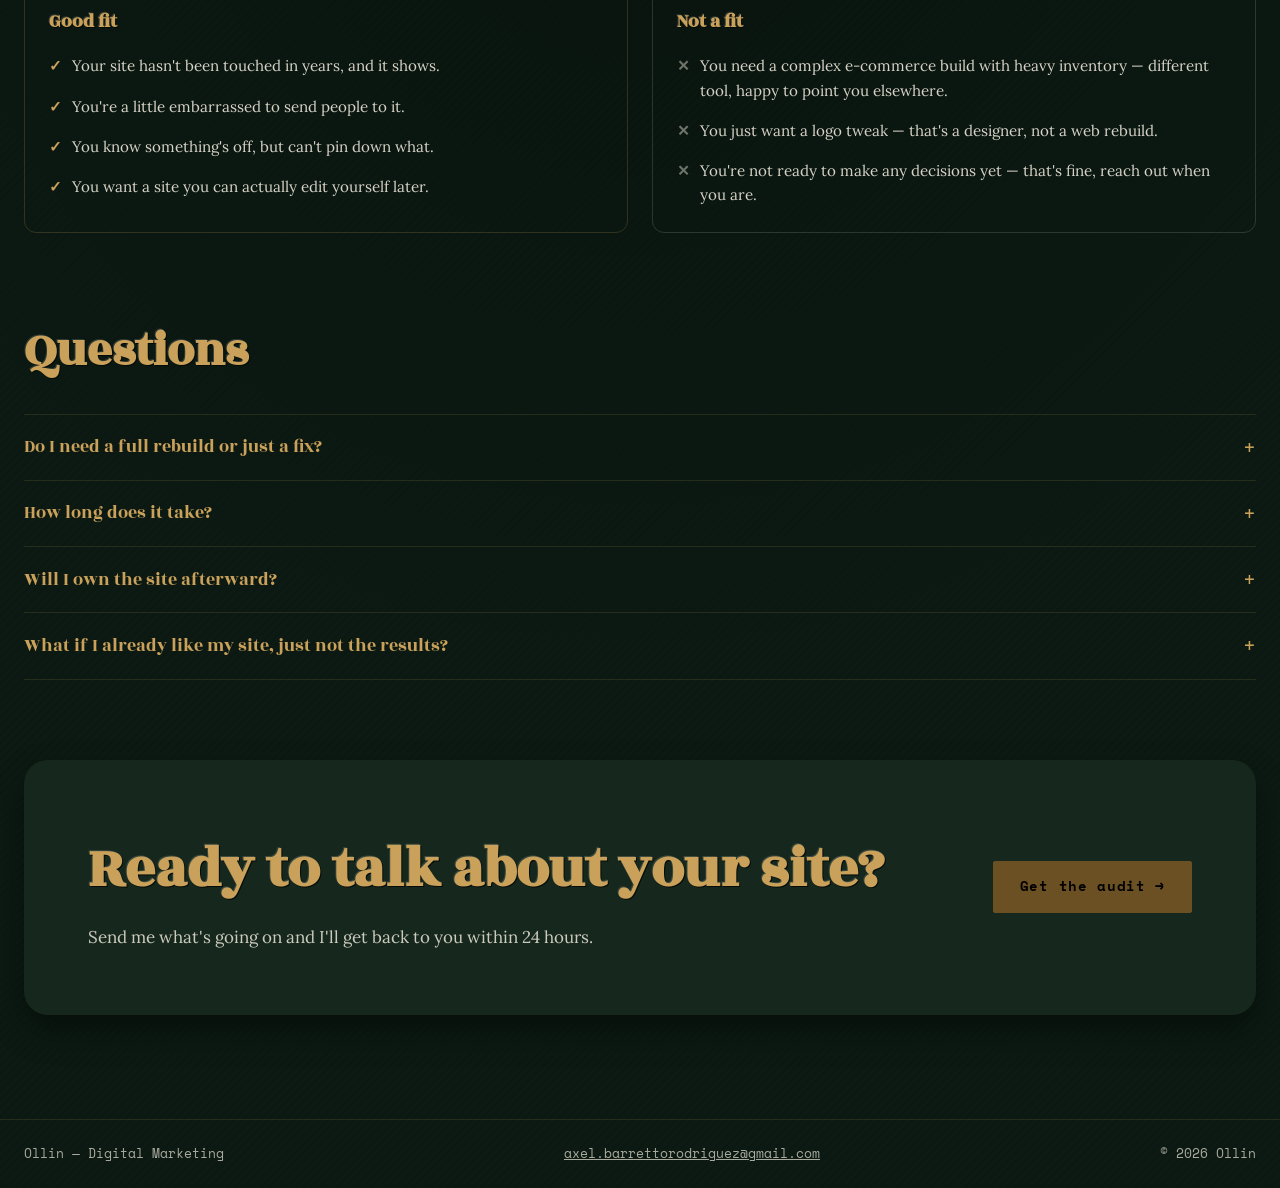
<file: service-website.html>
<!DOCTYPE html>
<html lang="en">
<head>
<meta charset="UTF-8">
<meta name="viewport" content="width=device-width, initial-scale=1">
<title>Website Optimization &amp; Creation — Ollin</title>
<meta name="description" content="Full site rebuilds and targeted fixes — speed, clarity, and a path that actually leads somewhere. Website work from Ollin.">
<meta property="og:title" content="Website Optimization & Creation — Ollin">
<meta property="og:description" content="Full site rebuilds and targeted fixes — speed, clarity, and a path that actually leads somewhere.">
<meta property="og:type" content="website">
<link rel="icon" type="image/svg+xml" href="favicon.svg">
<link rel="preconnect" href="https://fonts.googleapis.com">
<link rel="preconnect" href="https://fonts.gstatic.com" crossorigin>
<link href="https://fonts.googleapis.com/css2?family=Rozha+One&family=Space+Mono:wght@400;700&family=Lora:ital,wght@0,400;0,600;1,400&display=swap" rel="stylesheet">
<link rel="stylesheet" href="styles.css">
</head>
<body>

<nav class="site-nav">
  <a href="index.html" class="brand"><svg class="logo-mark" viewBox="0 0 64 64" aria-hidden="true"><g stroke="currentColor" fill="none" stroke-linecap="round"><g stroke-width="3.5"><line x1="32" y1="3" x2="32" y2="13"/><line x1="32" y1="3" x2="32" y2="13" transform="rotate(22.5 32 32)"/><line x1="32" y1="3" x2="32" y2="13" transform="rotate(45 32 32)"/><line x1="32" y1="3" x2="32" y2="13" transform="rotate(67.5 32 32)"/><line x1="32" y1="3" x2="32" y2="13" transform="rotate(90 32 32)"/><line x1="32" y1="3" x2="32" y2="13" transform="rotate(112.5 32 32)"/><line x1="32" y1="3" x2="32" y2="13" transform="rotate(135 32 32)"/><line x1="32" y1="3" x2="32" y2="13" transform="rotate(157.5 32 32)"/><line x1="32" y1="3" x2="32" y2="13" transform="rotate(180 32 32)"/><line x1="32" y1="3" x2="32" y2="13" transform="rotate(202.5 32 32)"/><line x1="32" y1="3" x2="32" y2="13" transform="rotate(225 32 32)"/><line x1="32" y1="3" x2="32" y2="13" transform="rotate(247.5 32 32)"/><line x1="32" y1="3" x2="32" y2="13" transform="rotate(270 32 32)"/><line x1="32" y1="3" x2="32" y2="13" transform="rotate(292.5 32 32)"/><line x1="32" y1="3" x2="32" y2="13" transform="rotate(315 32 32)"/><line x1="32" y1="3" x2="32" y2="13" transform="rotate(337.5 32 32)"/></g><circle cx="32" cy="32" r="19" stroke-width="2.2"/><circle cx="32" cy="32" r="9" stroke-width="2.2"/><circle cx="32" cy="32" r="2.2" fill="currentColor" stroke="none"/><circle cx="32" cy="21.5" r="1.4" fill="currentColor" stroke="none"/><circle cx="24" cy="38" r="1.4" fill="currentColor" stroke="none"/><circle cx="40" cy="38" r="1.4" fill="currentColor" stroke="none"/></g></svg>Ollin</a>
  <button class="nav-toggle" id="navToggle" aria-expanded="false" aria-controls="navLinks">Menu</button>
  <ul id="navLinks">
    <li><a href="index.html">Home</a></li>
    <li class="has-dropdown">
      <a href="services.html" aria-current="page">Services</a>
      <ul class="dropdown">
        <li><a href="service-website.html" aria-current="page">Website Optimization &amp; Creation</a></li>
        <li><a href="service-seo.html">SEO + AEO/GEO</a></li>
        <li><a href="service-ads.html">Google Ads</a></li>
      </ul>
    </li>
    <li class="has-dropdown">
      <a href="about-founder.html">About</a>
      <ul class="dropdown">
        <li><a href="about-founder.html">About the Founder</a></li>
        <li><a href="about-ollin.html">About Ollin</a></li>
      </ul>
    </li>
    <li><a href="contact.html">Contact</a></li>
  </ul>
</nav>

<main>
  <section class="hero container">
    <p class="eyebrow reveal reveal-1">Website Optimization &amp; Creation</p>
    <h1 class="reveal reveal-2">Build your dream site</h1>
    <p class="reveal reveal-3">Full rebuilds for businesses that need one, fixes for the ones that don't. Speed, clarity, and a path that actually leads somewhere.</p>
    <p class="reveal reveal-3"><a class="btn" href="contact.html">Ask about this</a></p>
  </section>

  <section class="section container">
    <h2 class="section-title">Most website work fixes the wrong thing</h2>
    <div class="pov-block">
      <p>A redesign brief usually starts with "what should it look like." I start with "why are people leaving." A site can look expensive and still lose every visitor who lands on it — wrong message, slow load, no clear next step. I fix what's actually costing you, not what looks outdated.</p>
    </div>
  </section>

  <section class="section container">
    <div class="framework-grid">
      <div class="framework-intro">
        <h2 class="section-title">What a site actually has to do</h2>
        <p>Five things, in order. Skip one and the rest matter less than you'd think.</p>
        <p><a class="btn" href="contact.html">Ask about this</a></p>
      </div>
      <div class="framework-list">
        <div class="framework-item">
          <svg class="framework-icon" viewBox="0 0 40 40" aria-hidden="true">
            <path d="M2 20C6 11 14 6 20 6s14 5 18 14c-4 9-12 14-18 14S6 29 2 20z"/>
            <circle cx="20" cy="20" r="5"/>
          </svg>
          <div>
            <h3>Clarity</h3>
            <p>Visitors know what you do and why it matters in the first five seconds, not after scrolling.</p>
          </div>
        </div>
        <div class="framework-item">
          <svg class="framework-icon" viewBox="0 0 40 40" aria-hidden="true">
            <path d="M22 3L9 23h9l-3 14 15-23H21l1-11z" fill="currentColor" stroke="none"/>
          </svg>
          <div>
            <h3>Speed</h3>
            <p>A site that loads fast enough that people actually stick around to read it.</p>
          </div>
        </div>
        <div class="framework-item">
          <svg class="framework-icon" viewBox="0 0 40 40" aria-hidden="true">
            <rect x="4" y="4" width="14" height="14" rx="2"/>
            <rect x="22" y="4" width="14" height="14" rx="2"/>
            <rect x="4" y="22" width="14" height="14" rx="2"/>
            <rect x="22" y="22" width="14" height="14" rx="2"/>
          </svg>
          <div>
            <h3>Structure</h3>
            <p>Information organized the way a stranger actually thinks, not the way your business is organized internally.</p>
          </div>
        </div>
        <div class="framework-item">
          <svg class="framework-icon" viewBox="0 0 40 40" aria-hidden="true">
            <path d="M9 5l22 17-10 2 7 12-5 3-7-12-7 7z" fill="currentColor" stroke="none"/>
          </svg>
          <div>
            <h3>Conversion path</h3>
            <p>Every page has one obvious next step, not five competing ones.</p>
          </div>
        </div>
        <div class="framework-item">
          <svg class="framework-icon" viewBox="0 0 40 40" aria-hidden="true">
            <circle cx="10" cy="20" r="7"/>
            <line x1="17" y1="20" x2="35" y2="20"/>
            <line x1="28" y1="20" x2="28" y2="26"/>
            <line x1="34" y1="20" x2="34" y2="26"/>
          </svg>
          <div>
            <h3>Ownership</h3>
            <p>You control your own site and hosting — no lock-in, no "call us to update a sentence."</p>
          </div>
        </div>
      </div>
    </div>
  </section>

  <section class="section container">
    <h2 class="section-title">Is this a fit?</h2>
    <div class="fit-grid">
      <div class="fit-column">
        <h3>Good fit</h3>
        <ul class="fit-list">
          <li><span class="fit-yes" aria-hidden="true">✓</span> Your site hasn't been touched in years, and it shows.</li>
          <li><span class="fit-yes" aria-hidden="true">✓</span> You're a little embarrassed to send people to it.</li>
          <li><span class="fit-yes" aria-hidden="true">✓</span> You know something's off, but can't pin down what.</li>
          <li><span class="fit-yes" aria-hidden="true">✓</span> You want a site you can actually edit yourself later.</li>
        </ul>
      </div>
      <div class="fit-column fit-column--no">
        <h3>Not a fit</h3>
        <ul class="fit-list">
          <li><span class="fit-no" aria-hidden="true">✕</span> You need a complex e-commerce build with heavy inventory — different tool, happy to point you elsewhere.</li>
          <li><span class="fit-no" aria-hidden="true">✕</span> You just want a logo tweak — that's a designer, not a web rebuild.</li>
          <li><span class="fit-no" aria-hidden="true">✕</span> You're not ready to make any decisions yet — that's fine, reach out when you are.</li>
        </ul>
      </div>
    </div>
  </section>

  <section class="section container">
    <h2 class="section-title">Questions</h2>
    <div class="faq-list">
      <details class="faq-item">
        <summary>Do I need a full rebuild or just a fix?</summary>
        <p>Depends on what's actually wrong — that's what the first conversation is for. Some sites need to start over, most just need the right things fixed.</p>
      </details>
      <details class="faq-item">
        <summary>How long does it take?</summary>
        <p>A targeted fix can be days. A full rebuild is usually a few weeks, depending on scope. You'll get a timeline before anything starts.</p>
      </details>
      <details class="faq-item">
        <summary>Will I own the site afterward?</summary>
        <p>Yes. Your domain, your hosting, your login. No lock-in, no "call us to change a sentence."</p>
      </details>
      <details class="faq-item">
        <summary>What if I already like my site, just not the results?</summary>
        <p>Then it's a fix, not a rebuild — I'm not going to tear down something that's working just to sell you a bigger project.</p>
      </details>
    </div>
  </section>

  <section class="section container">
    <div class="cta-banner">
      <div class="cta-banner-text">
        <h2 class="cta-banner-title">Ready to talk about your site?</h2>
        <p>Send me what's going on and I'll get back to you within 24 hours.</p>
      </div>
      <a class="btn cta-banner-btn" href="contact.html">Get the audit →</a>
    </div>
  </section>
</main>

<footer class="site-footer">
  <span>Ollin — Digital Marketing</span>
  <a href="mailto:axel.barrettorodriguez@gmail.com">axel.barrettorodriguez@gmail.com</a>
  <span>© 2026 Ollin</span>
</footer>

<script src="main.js"></script>
</body>
</html>
</file>
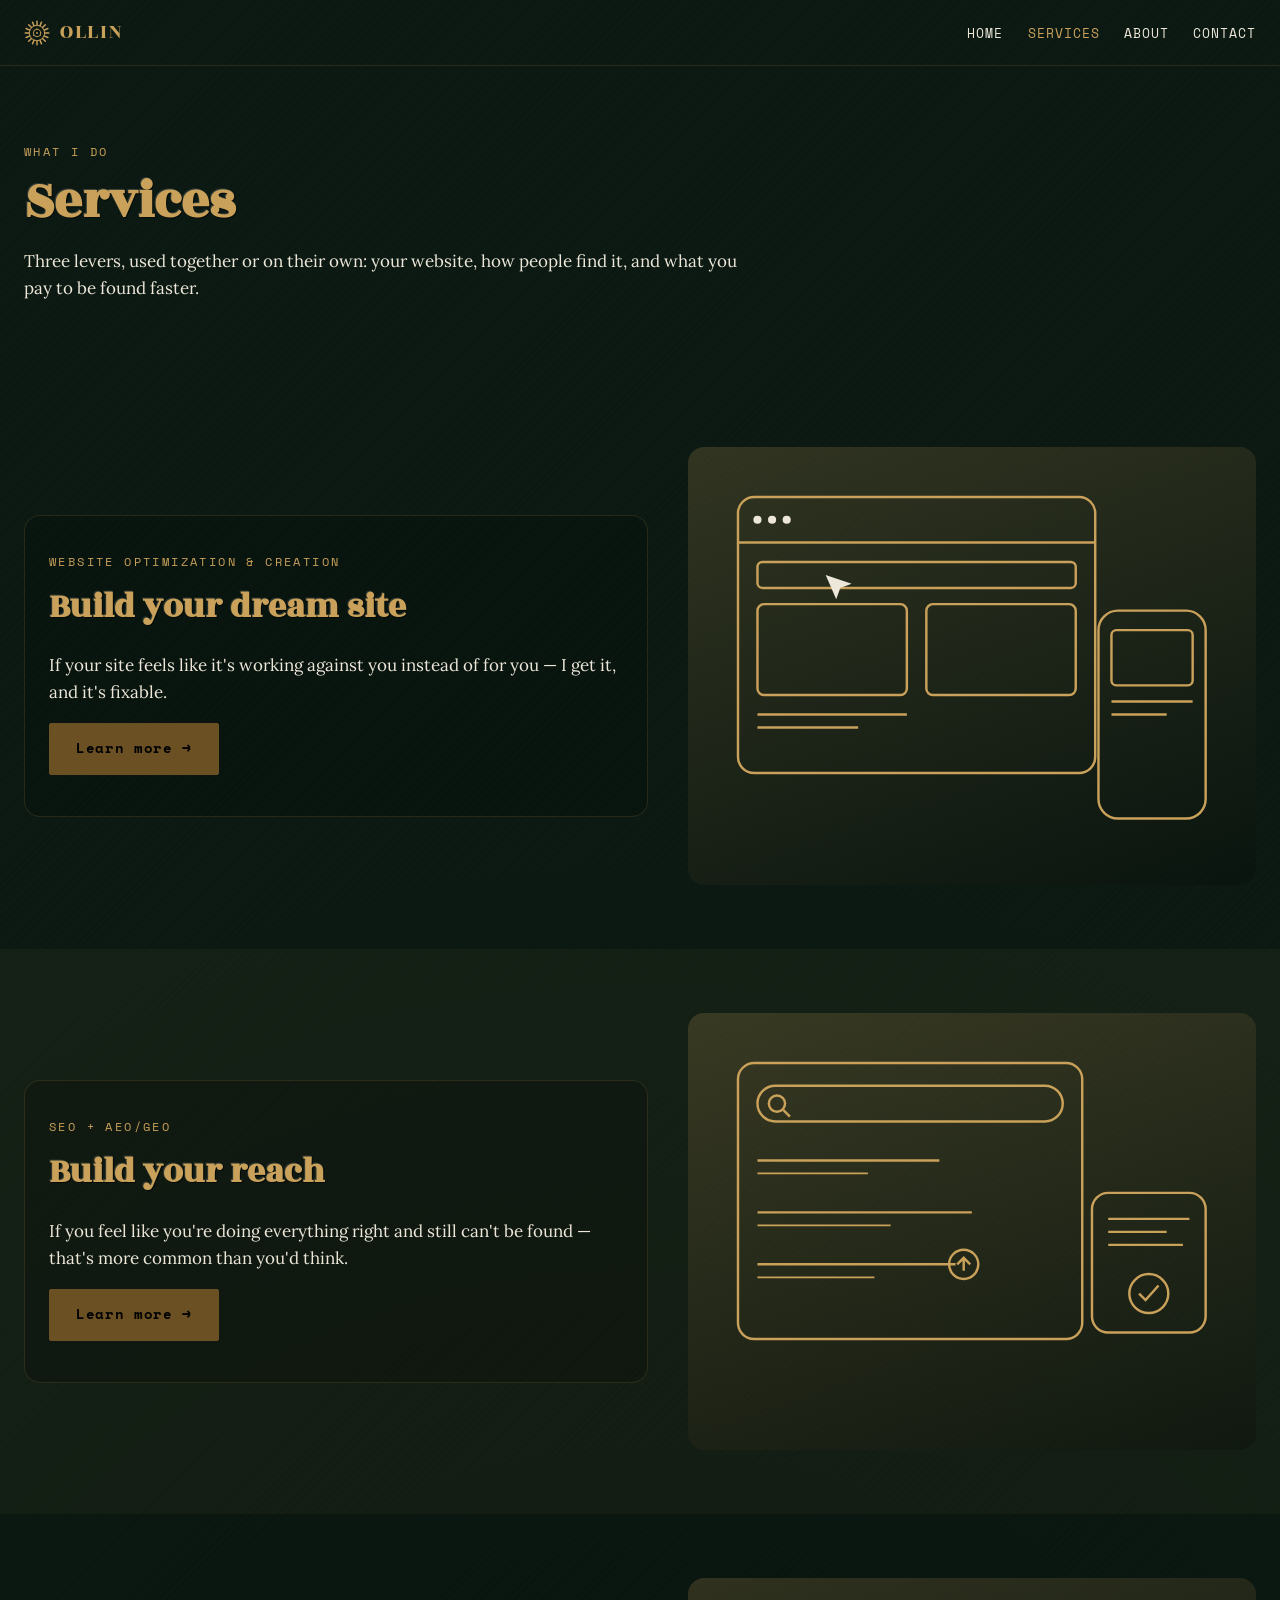
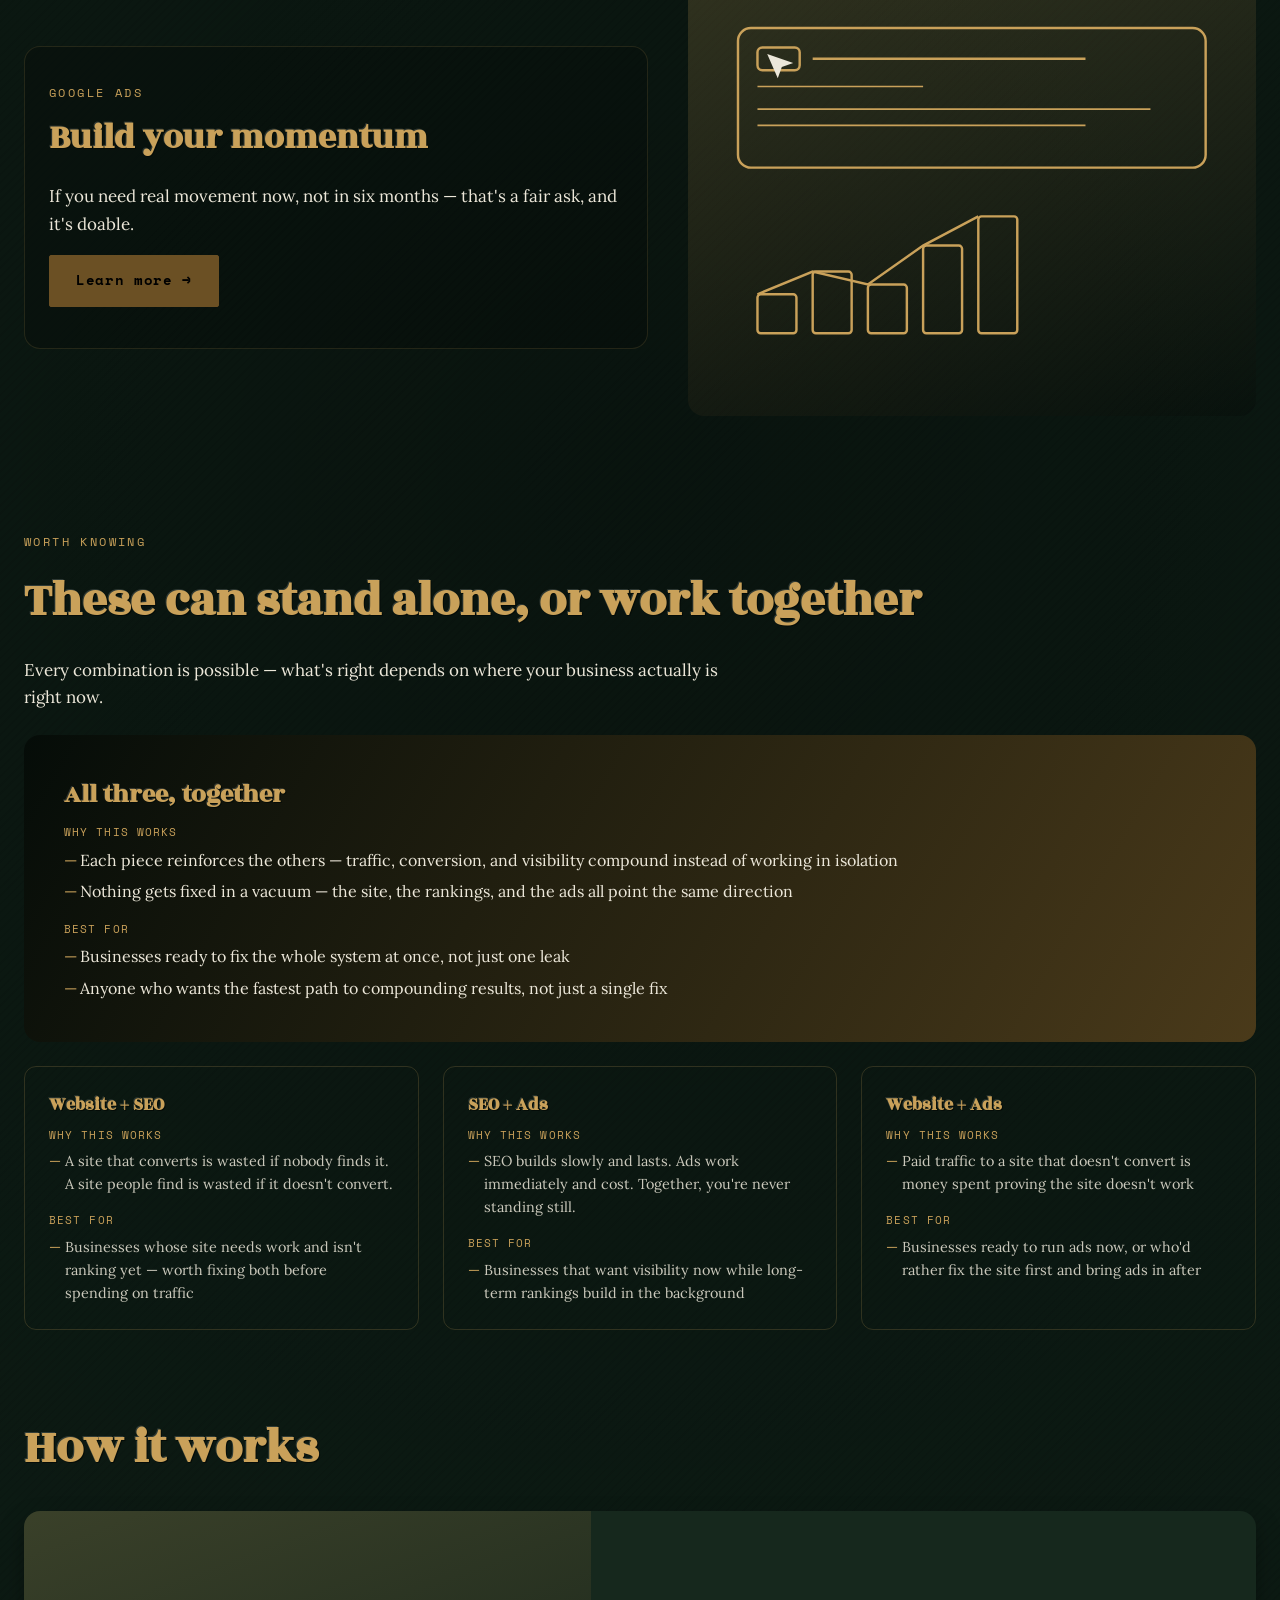
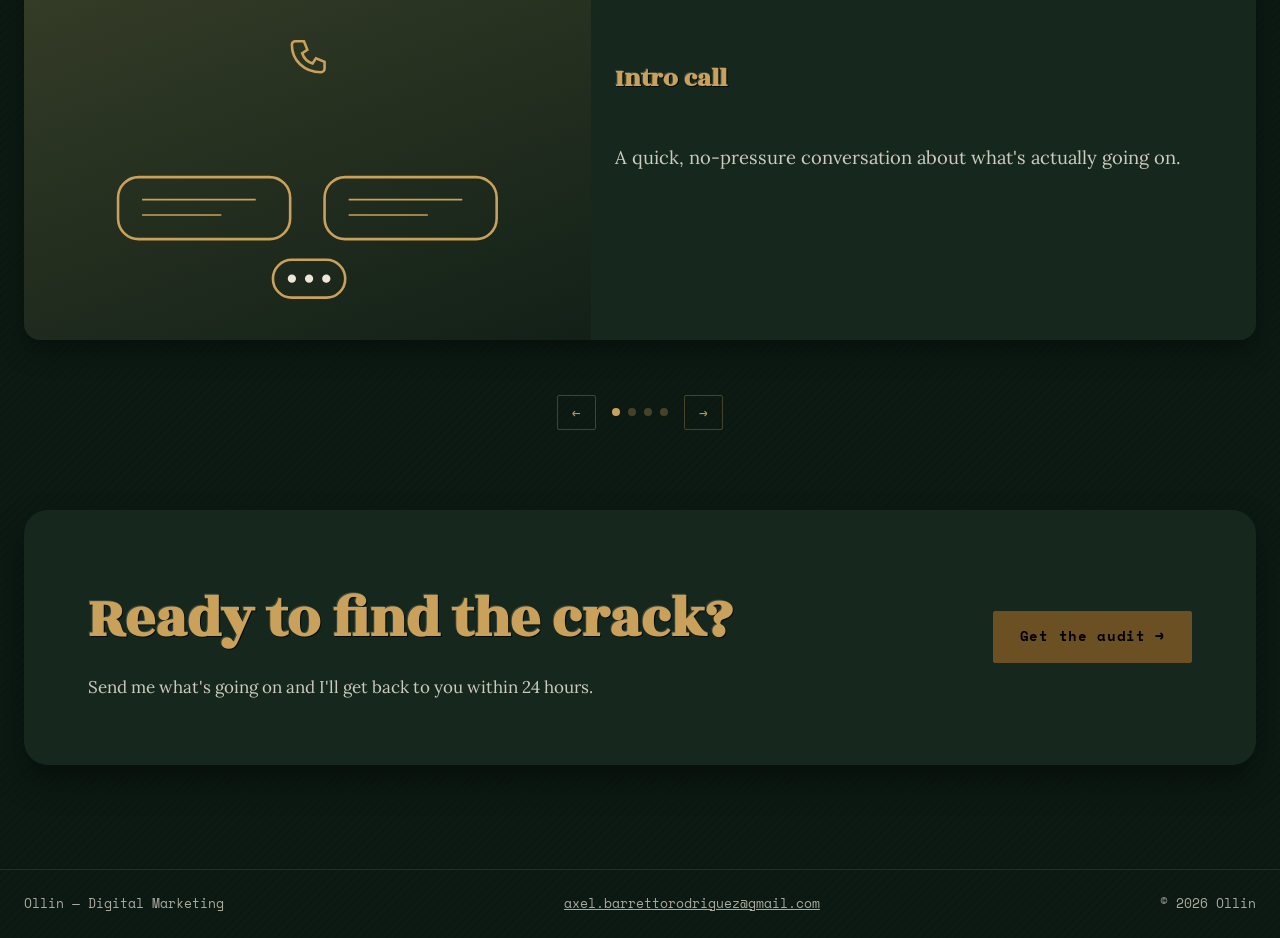
<file: services.html>
<!DOCTYPE html>
<html lang="en">
<head>
<meta charset="UTF-8">
<meta name="viewport" content="width=device-width, initial-scale=1">
<title>Services — Ollin</title>
<meta name="description" content="Website optimization and creation, SEO + AEO/GEO, and Google Ads management from Ollin.">
<meta property="og:title" content="Services — Ollin">
<meta property="og:description" content="Website optimization and creation, SEO + AEO/GEO, and Google Ads management.">
<meta property="og:type" content="website">
<link rel="icon" type="image/svg+xml" href="favicon.svg">
<link rel="preconnect" href="https://fonts.googleapis.com">
<link rel="preconnect" href="https://fonts.gstatic.com" crossorigin>
<link href="https://fonts.googleapis.com/css2?family=Rozha+One&family=Space+Mono:wght@400;700&family=Lora:ital,wght@0,400;0,600;1,400&display=swap" rel="stylesheet">
<link rel="stylesheet" href="styles.css">
</head>
<body>

<nav class="site-nav">
  <a href="index.html" class="brand"><svg class="logo-mark" viewBox="0 0 64 64" aria-hidden="true"><g stroke="currentColor" fill="none" stroke-linecap="round"><g stroke-width="3.5"><line x1="32" y1="3" x2="32" y2="13"/><line x1="32" y1="3" x2="32" y2="13" transform="rotate(22.5 32 32)"/><line x1="32" y1="3" x2="32" y2="13" transform="rotate(45 32 32)"/><line x1="32" y1="3" x2="32" y2="13" transform="rotate(67.5 32 32)"/><line x1="32" y1="3" x2="32" y2="13" transform="rotate(90 32 32)"/><line x1="32" y1="3" x2="32" y2="13" transform="rotate(112.5 32 32)"/><line x1="32" y1="3" x2="32" y2="13" transform="rotate(135 32 32)"/><line x1="32" y1="3" x2="32" y2="13" transform="rotate(157.5 32 32)"/><line x1="32" y1="3" x2="32" y2="13" transform="rotate(180 32 32)"/><line x1="32" y1="3" x2="32" y2="13" transform="rotate(202.5 32 32)"/><line x1="32" y1="3" x2="32" y2="13" transform="rotate(225 32 32)"/><line x1="32" y1="3" x2="32" y2="13" transform="rotate(247.5 32 32)"/><line x1="32" y1="3" x2="32" y2="13" transform="rotate(270 32 32)"/><line x1="32" y1="3" x2="32" y2="13" transform="rotate(292.5 32 32)"/><line x1="32" y1="3" x2="32" y2="13" transform="rotate(315 32 32)"/><line x1="32" y1="3" x2="32" y2="13" transform="rotate(337.5 32 32)"/></g><circle cx="32" cy="32" r="19" stroke-width="2.2"/><circle cx="32" cy="32" r="9" stroke-width="2.2"/><circle cx="32" cy="32" r="2.2" fill="currentColor" stroke="none"/><circle cx="32" cy="21.5" r="1.4" fill="currentColor" stroke="none"/><circle cx="24" cy="38" r="1.4" fill="currentColor" stroke="none"/><circle cx="40" cy="38" r="1.4" fill="currentColor" stroke="none"/></g></svg>Ollin</a>
  <button class="nav-toggle" id="navToggle" aria-expanded="false" aria-controls="navLinks">Menu</button>
  <ul id="navLinks">
    <li><a href="index.html">Home</a></li>
    <li class="has-dropdown">
      <a href="services.html" aria-current="page">Services</a>
      <ul class="dropdown">
        <li><a href="service-website.html">Website Optimization &amp; Creation</a></li>
        <li><a href="service-seo.html">SEO + AEO/GEO</a></li>
        <li><a href="service-ads.html">Google Ads</a></li>
      </ul>
    </li>
    <li class="has-dropdown">
      <a href="about-founder.html">About</a>
      <ul class="dropdown">
        <li><a href="about-founder.html">About the Founder</a></li>
        <li><a href="about-ollin.html">About Ollin</a></li>
      </ul>
    </li>
    <li><a href="contact.html">Contact</a></li>
  </ul>
</nav>

<main>
  <section class="hero container">
    <p class="eyebrow reveal reveal-1">What I do</p>
    <h1 class="reveal reveal-2">Services</h1>
    <p class="reveal reveal-3">Three levers, used together or on their own: your website, how people find it, and what you pay to be found faster.</p>
  </section>

  <section class="service-block">
    <div class="container">
      <div class="service-block-grid">
        <div class="service-block-text service-block-textbox">
          <p class="eyebrow"><a href="service-website.html">Website Optimization &amp; Creation</a></p>
          <h2>Build your dream site</h2>
          <p>If your site feels like it's working against you instead of for you — I get it, and it's fixable.</p>
          <p><a class="btn" href="service-website.html">Learn more →</a></p>
        </div>
        <div class="service-block-image service-block-image--build" aria-hidden="true">
          <svg class="build-scene" viewBox="0 0 320 240">
            <rect x="16" y="16" width="220" height="170" rx="10"/>
            <line x1="16" y1="44" x2="236" y2="44"/>
            <circle cx="28" cy="30" r="2.5" fill="currentColor" stroke="none"/>
            <circle cx="37" cy="30" r="2.5" fill="currentColor" stroke="none"/>
            <circle cx="46" cy="30" r="2.5" fill="currentColor" stroke="none"/>
            <rect class="build-block build-block-1" x="28" y="56" width="196" height="16" rx="3"/>
            <rect class="build-block build-block-2" x="28" y="82" width="92" height="56" rx="4"/>
            <rect class="build-block build-block-3" x="132" y="82" width="92" height="56" rx="4"/>
            <line class="build-block build-block-4" x1="28" y1="150" x2="120" y2="150"/>
            <line class="build-block build-block-4" x1="28" y1="158" x2="90" y2="158"/>
            <rect x="238" y="86" width="66" height="128" rx="12"/>
            <rect class="build-block build-block-2" x="246" y="98" width="50" height="34" rx="3"/>
            <line class="build-block build-block-4" x1="246" y1="142" x2="296" y2="142"/>
            <line class="build-block build-block-4" x1="246" y1="150" x2="280" y2="150"/>
            <path class="build-cursor" d="M0 0l16 5.5-7 2.5-2.5 7z" fill="currentColor" stroke="none"/>
          </svg>
        </div>
      </div>
    </div>
  </section>

  <section class="service-block service-block--shade">
    <div class="container">
      <div class="service-block-grid">
        <div class="service-block-text service-block-textbox">
          <p class="eyebrow"><a href="service-seo.html">SEO + AEO/GEO</a></p>
          <h2>Build your reach</h2>
          <p>If you feel like you're doing everything right and still can't be found — that's more common than you'd think.</p>
          <p><a class="btn" href="service-seo.html">Learn more →</a></p>
        </div>
        <div class="service-block-image service-block-image--build" aria-hidden="true">
          <svg class="build-scene" viewBox="0 0 320 240">
            <rect x="16" y="16" width="212" height="170" rx="10"/>
            <rect x="28" y="30" width="188" height="22" rx="11"/>
            <circle cx="40" cy="41" r="5"/>
            <line x1="44" y1="45" x2="48" y2="49"/>
            <line class="build-block build-block-1" x1="28" y1="76" x2="140" y2="76"/>
            <line class="build-block build-block-1" x1="28" y1="84" x2="96" y2="84" stroke-width="1"/>
            <line class="build-block build-block-2" x1="28" y1="108" x2="160" y2="108"/>
            <line class="build-block build-block-2" x1="28" y1="116" x2="110" y2="116" stroke-width="1"/>
            <line class="build-block build-block-3" x1="28" y1="140" x2="150" y2="140"/>
            <line class="build-block build-block-3" x1="28" y1="148" x2="100" y2="148" stroke-width="1"/>
            <g class="seo-rank">
              <circle cx="0" cy="0" r="9"/>
              <path d="M0 4v-8M-4 0l4-4l4 4"/>
            </g>
            <rect x="234" y="96" width="70" height="86" rx="10"/>
            <line class="build-block build-block-4" x1="244" y1="112" x2="294" y2="112"/>
            <line class="build-block build-block-4" x1="244" y1="120" x2="280" y2="120"/>
            <line class="build-block build-block-4" x1="244" y1="128" x2="290" y2="128"/>
            <g class="seo-check">
              <circle cx="269" cy="158" r="12"/>
              <path d="M263 158l4 4l8-9"/>
            </g>
          </svg>
        </div>
      </div>
    </div>
  </section>

  <section class="service-block">
    <div class="container">
      <div class="service-block-grid">
        <div class="service-block-text service-block-textbox">
          <p class="eyebrow"><a href="service-ads.html">Google Ads</a></p>
          <h2>Build your momentum</h2>
          <p>If you need real movement now, not in six months — that's a fair ask, and it's doable.</p>
          <p><a class="btn" href="service-ads.html">Learn more →</a></p>
        </div>
        <div class="service-block-image service-block-image--build" aria-hidden="true">
          <svg class="build-scene" viewBox="0 0 320 240">
            <rect x="16" y="16" width="288" height="86" rx="8"/>
            <rect x="28" y="28" width="26" height="14" rx="3"/>
            <line class="build-block build-block-1" x1="62" y1="35" x2="230" y2="35"/>
            <line class="build-block build-block-1" x1="28" y1="52" x2="130" y2="52" stroke-width="1"/>
            <line class="build-block build-block-2" x1="28" y1="66" x2="270" y2="66" stroke-width="1"/>
            <line class="build-block build-block-2" x1="28" y1="76" x2="230" y2="76" stroke-width="1"/>
            <path class="ads-cursor" d="M0 0l16 5.5-7 2.5-2.5 7z" fill="currentColor" stroke="none"/>
            <g transform="translate(28,204)">
              <rect class="ads-bar ads-bar-1" x="0" y="-24" width="24" height="24" rx="2"/>
              <rect class="ads-bar ads-bar-2" x="34" y="-38" width="24" height="38" rx="2"/>
              <rect class="ads-bar ads-bar-3" x="68" y="-30" width="24" height="30" rx="2"/>
              <rect class="ads-bar ads-bar-4" x="102" y="-54" width="24" height="54" rx="2"/>
              <rect class="ads-bar ads-bar-5" x="136" y="-72" width="24" height="72" rx="2"/>
            </g>
            <polyline class="ads-trend" points="28,180 62,166 96,174 130,150 164,132" fill="none"/>
          </svg>
        </div>
      </div>
    </div>
  </section>

  <section class="section container">
    <p class="eyebrow">Worth knowing</p>
    <h2 class="section-title">These can stand alone, or work together</h2>
    <p>Every combination is possible — what's right depends on where your business actually is right now.</p>

    <div class="bundle-feature">
      <h3>All three, together</h3>
      <p class="bundle-label">Why this works</p>
      <ul class="bundle-points">
        <li>Each piece reinforces the others — traffic, conversion, and visibility compound instead of working in isolation</li>
        <li>Nothing gets fixed in a vacuum — the site, the rankings, and the ads all point the same direction</li>
      </ul>
      <p class="bundle-label">Best for</p>
      <ul class="bundle-points">
        <li>Businesses ready to fix the whole system at once, not just one leak</li>
        <li>Anyone who wants the fastest path to compounding results, not just a single fix</li>
      </ul>
    </div>

    <div class="bundle-grid">
      <div class="bundle-card">
        <h3>Website + SEO</h3>
        <p class="bundle-label">Why this works</p>
        <ul class="bundle-points">
          <li>A site that converts is wasted if nobody finds it. A site people find is wasted if it doesn't convert.</li>
        </ul>
        <p class="bundle-label">Best for</p>
        <ul class="bundle-points">
          <li>Businesses whose site needs work and isn't ranking yet — worth fixing both before spending on traffic</li>
        </ul>
      </div>
      <div class="bundle-card">
        <h3>SEO + Ads</h3>
        <p class="bundle-label">Why this works</p>
        <ul class="bundle-points">
          <li>SEO builds slowly and lasts. Ads work immediately and cost. Together, you're never standing still.</li>
        </ul>
        <p class="bundle-label">Best for</p>
        <ul class="bundle-points">
          <li>Businesses that want visibility now while long-term rankings build in the background</li>
        </ul>
      </div>
      <div class="bundle-card">
        <h3>Website + Ads</h3>
        <p class="bundle-label">Why this works</p>
        <ul class="bundle-points">
          <li>Paid traffic to a site that doesn't convert is money spent proving the site doesn't work</li>
        </ul>
        <p class="bundle-label">Best for</p>
        <ul class="bundle-points">
          <li>Businesses ready to run ads now, or who'd rather fix the site first and bring ads in after</li>
        </ul>
      </div>
    </div>
  </section>

  <section class="section container">
    <h2 class="section-title">How it works</h2>
    <div class="process-grid">
      <div class="process-step">
        <div class="process-image process-image--build" aria-hidden="true">
          <svg class="build-scene" viewBox="0 0 320 240">
            <circle class="call-ring call-ring-1" cx="160" cy="80" r="26"/>
            <circle class="call-ring call-ring-2" cx="160" cy="80" r="26"/>
            <circle class="call-ring call-ring-3" cx="160" cy="80" r="26"/>
            <g transform="translate(148,68)">
              <path d="M6 3h4l2 5-3 2c1 3 3 5 6 6l2-3 5 2v4c0 1-1 2-2 2C10 21 3 14 3 5c0-1 1-2 2-2z"/>
            </g>
            <rect class="build-block build-block-1" x="50" y="150" width="100" height="36" rx="12"/>
            <rect class="build-block build-block-2" x="170" y="150" width="100" height="36" rx="12"/>
            <line class="build-block build-block-1" x1="64" y1="163" x2="130" y2="163" stroke-width="1"/>
            <line class="build-block build-block-1" x1="64" y1="172" x2="110" y2="172" stroke-width="1"/>
            <line class="build-block build-block-2" x1="184" y1="163" x2="250" y2="163" stroke-width="1"/>
            <line class="build-block build-block-2" x1="184" y1="172" x2="230" y2="172" stroke-width="1"/>
            <rect x="140" y="198" width="42" height="22" rx="11"/>
            <circle class="call-dot call-dot-1" cx="151" cy="209" r="2.4" fill="currentColor" stroke="none"/>
            <circle class="call-dot call-dot-2" cx="161" cy="209" r="2.4" fill="currentColor" stroke="none"/>
            <circle class="call-dot call-dot-3" cx="171" cy="209" r="2.4" fill="currentColor" stroke="none"/>
          </svg>
        </div>
        <div class="process-content">
          <h3>Intro call</h3>
          <p>A quick, no-pressure conversation about what's actually going on.</p>
        </div>
      </div>
      <div class="process-step">
        <div class="process-image process-image--build" aria-hidden="true">
          <svg class="build-scene" viewBox="0 0 320 240">
            <rect x="30" y="24" width="200" height="192" rx="10"/>
            <rect class="build-block build-block-1" x="48" y="48" width="14" height="14" rx="3"/>
            <path class="build-block build-block-1" d="M50 55l4 4l7-8"/>
            <line x1="72" y1="55" x2="204" y2="55"/>
            <rect class="build-block build-block-2" x="48" y="92" width="14" height="14" rx="3"/>
            <path class="build-block build-block-2" d="M50 99l4 4l7-8"/>
            <line x1="72" y1="99" x2="190" y2="99"/>
            <rect class="build-block build-block-3" x="48" y="136" width="14" height="14" rx="3"/>
            <path class="build-block build-block-3" d="M50 143l4 4l7-8"/>
            <line x1="72" y1="143" x2="198" y2="143"/>
            <rect class="build-block build-block-4" x="48" y="180" width="14" height="14" rx="3"/>
            <path class="build-block build-block-4" d="M50 187l4 4l7-8"/>
            <line x1="72" y1="187" x2="180" y2="187"/>
            <g class="audit-glass">
              <circle cx="0" cy="0" r="18"/>
              <line x1="13" y1="13" x2="24" y2="24"/>
            </g>
            <path class="audit-spark audit-spark-1" d="M195 50l1.8 5.2 5.2 1.8-5.2 1.8-1.8 5.2-1.8-5.2-5.2-1.8 5.2-1.8z" fill="currentColor" stroke="none"/>
            <path class="audit-spark audit-spark-2" d="M195 94l1.8 5.2 5.2 1.8-5.2 1.8-1.8 5.2-1.8-5.2-5.2-1.8 5.2-1.8z" fill="currentColor" stroke="none"/>
            <path class="audit-spark audit-spark-3" d="M195 138l1.8 5.2 5.2 1.8-5.2 1.8-1.8 5.2-1.8-5.2-5.2-1.8 5.2-1.8z" fill="currentColor" stroke="none"/>
            <path class="audit-spark audit-spark-4" d="M195 182l1.8 5.2 5.2 1.8-5.2 1.8-1.8 5.2-1.8-5.2-5.2-1.8 5.2-1.8z" fill="currentColor" stroke="none"/>
          </svg>
        </div>
        <div class="process-content">
          <h3>The audit</h3>
          <p>A real look at what's working and where there's room to grow.</p>
        </div>
      </div>
      <div class="process-step">
        <div class="process-image process-image--build" aria-hidden="true">
          <svg class="build-scene" viewBox="0 0 320 240">
            <path class="plan-path" d="M50 190 C 90 190, 90 130, 140 120 S 210 70, 260 50" stroke-dasharray="6 8" fill="none" pathLength="100"/>
            <circle class="build-block build-block-1" cx="50" cy="190" r="7"/>
            <circle class="build-block build-block-2" cx="150" cy="118" r="7"/>
            <circle class="build-block build-block-3" cx="260" cy="50" r="7"/>
            <g class="plan-marker">
              <circle cx="0" cy="0" r="10"/>
              <circle cx="0" cy="0" r="3" fill="currentColor" stroke="none"/>
            </g>
            <g class="plan-flag" transform="translate(260,50)">
              <line x1="0" y1="0" x2="0" y2="-20" stroke-width="2"/>
              <path d="M0-20l14 5-14 5z" fill="currentColor" stroke="none"/>
            </g>
          </svg>
        </div>
        <div class="process-content">
          <h3>The plan</h3>
          <p>A prioritized roadmap built around what actually helps.</p>
        </div>
      </div>
      <div class="process-step">
        <div class="process-image process-image--build" aria-hidden="true">
          <svg class="build-scene" viewBox="0 0 320 240">
            <rect x="30" y="20" width="180" height="200" rx="10"/>
            <rect class="build-block build-block-1" x="48" y="44" width="14" height="14" rx="3"/>
            <path class="build-block build-block-1" d="M50 51l4 4l7-8"/>
            <line x1="72" y1="51" x2="184" y2="51"/>
            <rect class="build-block build-block-2" x="48" y="80" width="14" height="14" rx="3"/>
            <path class="build-block build-block-2" d="M50 87l4 4l7-8"/>
            <line x1="72" y1="87" x2="170" y2="87"/>
            <rect class="build-block build-block-3" x="48" y="116" width="14" height="14" rx="3"/>
            <path class="build-block build-block-3" d="M50 123l4 4l7-8"/>
            <line x1="72" y1="123" x2="180" y2="123"/>
            <rect x="48" y="164" width="140" height="10" rx="5"/>
            <rect class="report-progress" x="48" y="164" width="140" height="10" rx="5" fill="currentColor" stroke="none"/>
            <g transform="translate(230,120)">
              <rect class="build-block build-block-4" x="0" y="20" width="14" height="40" rx="2"/>
              <rect class="build-block build-block-4" x="20" y="0" width="14" height="60" rx="2"/>
            </g>
            <path class="report-plane" d="M0 0l22-8-8 8 8 8z" fill="currentColor" stroke="none"/>
          </svg>
        </div>
        <div class="process-content">
          <h3>Execution &amp; reporting</h3>
          <p>Work gets done, and you get plain-language updates.</p>
        </div>
      </div>
    </div>
  </section>

  <section class="section container">
    <div class="cta-banner">
      <div class="cta-banner-text">
        <h2 class="cta-banner-title">Ready to find the crack?</h2>
        <p>Send me what's going on and I'll get back to you within 24 hours.</p>
      </div>
      <a class="btn cta-banner-btn" href="contact.html">Get the audit →</a>
    </div>
  </section>
</main>

<footer class="site-footer">
  <span>Ollin — Digital Marketing</span>
  <a href="mailto:axel.barrettorodriguez@gmail.com">axel.barrettorodriguez@gmail.com</a>
  <span>© 2026 Ollin</span>
</footer>

<script src="main.js"></script>
</body>
</html>
</file>
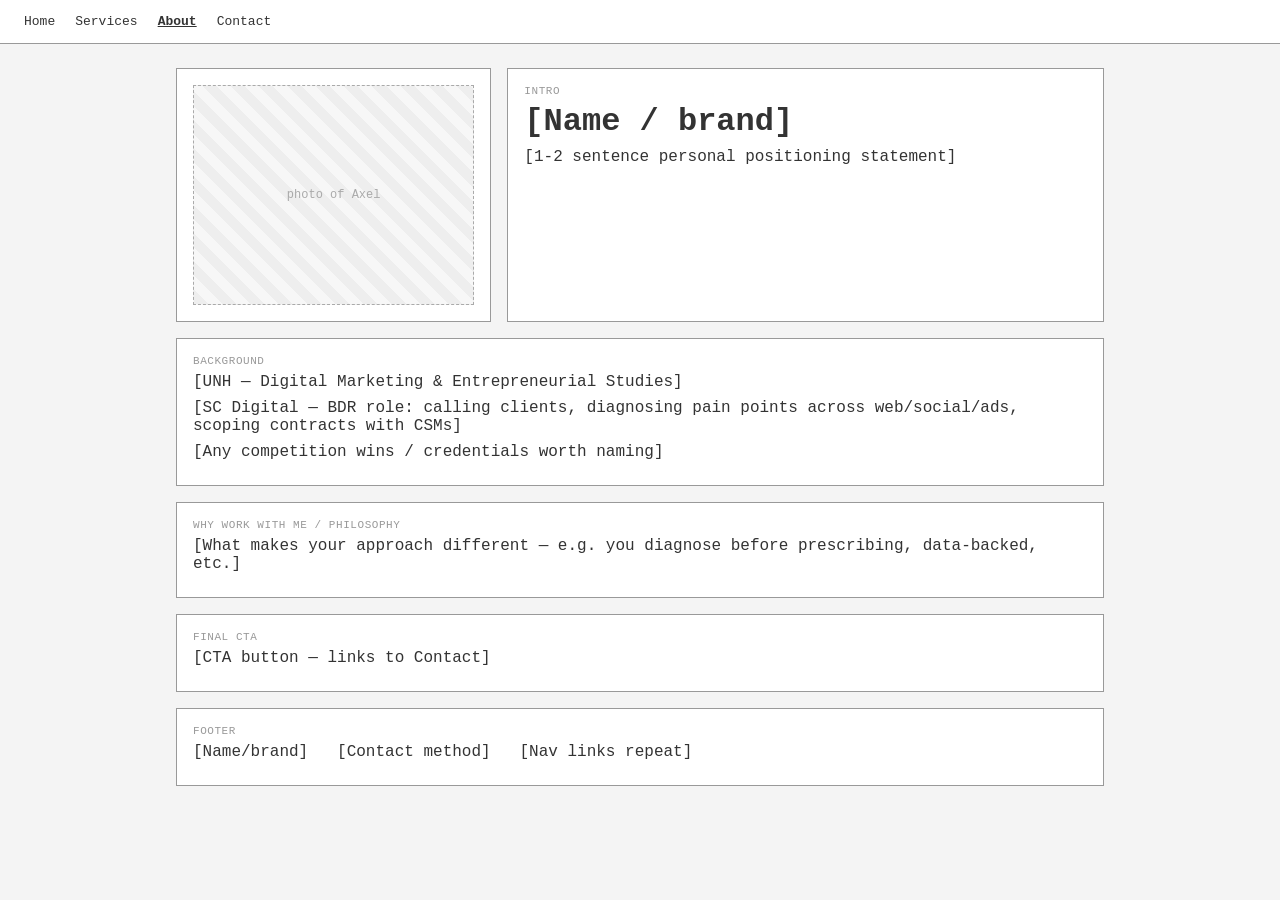
<file: wireframes/about.html>
<!DOCTYPE html>
<html lang="en">
<head>
<meta charset="UTF-8">
<title>WIREFRAME — About</title>
<link rel="stylesheet" href="wireframe.css">
</head>
<body>
<nav class="wf-nav">
  <a href="home.html">Home</a>
  <a href="services.html">Services</a>
  <a href="about.html" class="active">About</a>
  <a href="contact.html">Contact</a>
</nav>
<main>

  <div class="row">
    <div class="block" style="flex:1">
      <div class="img-placeholder" style="min-height:220px">photo of Axel</div>
    </div>
    <div class="block" style="flex:2">
      <div class="label">Intro</div>
      <h1>[Name / brand]</h1>
      <p>[1-2 sentence personal positioning statement]</p>
    </div>
  </div>

  <div class="block">
    <div class="label">Background</div>
    <p>[UNH — Digital Marketing & Entrepreneurial Studies]</p>
    <p>[SC Digital — BDR role: calling clients, diagnosing pain points across web/social/ads, scoping contracts with CSMs]</p>
    <p>[Any competition wins / credentials worth naming]</p>
  </div>

  <div class="block">
    <div class="label">Why work with me / philosophy</div>
    <p>[What makes your approach different — e.g. you diagnose before prescribing, data-backed, etc.]</p>
  </div>

  <div class="block">
    <div class="label">Final CTA</div>
    <p>[CTA button — links to Contact]</p>
  </div>

  <div class="block">
    <div class="label">Footer</div>
    <p>[Name/brand] &nbsp; [Contact method] &nbsp; [Nav links repeat]</p>
  </div>

</main>
</body>
</html>
</file>
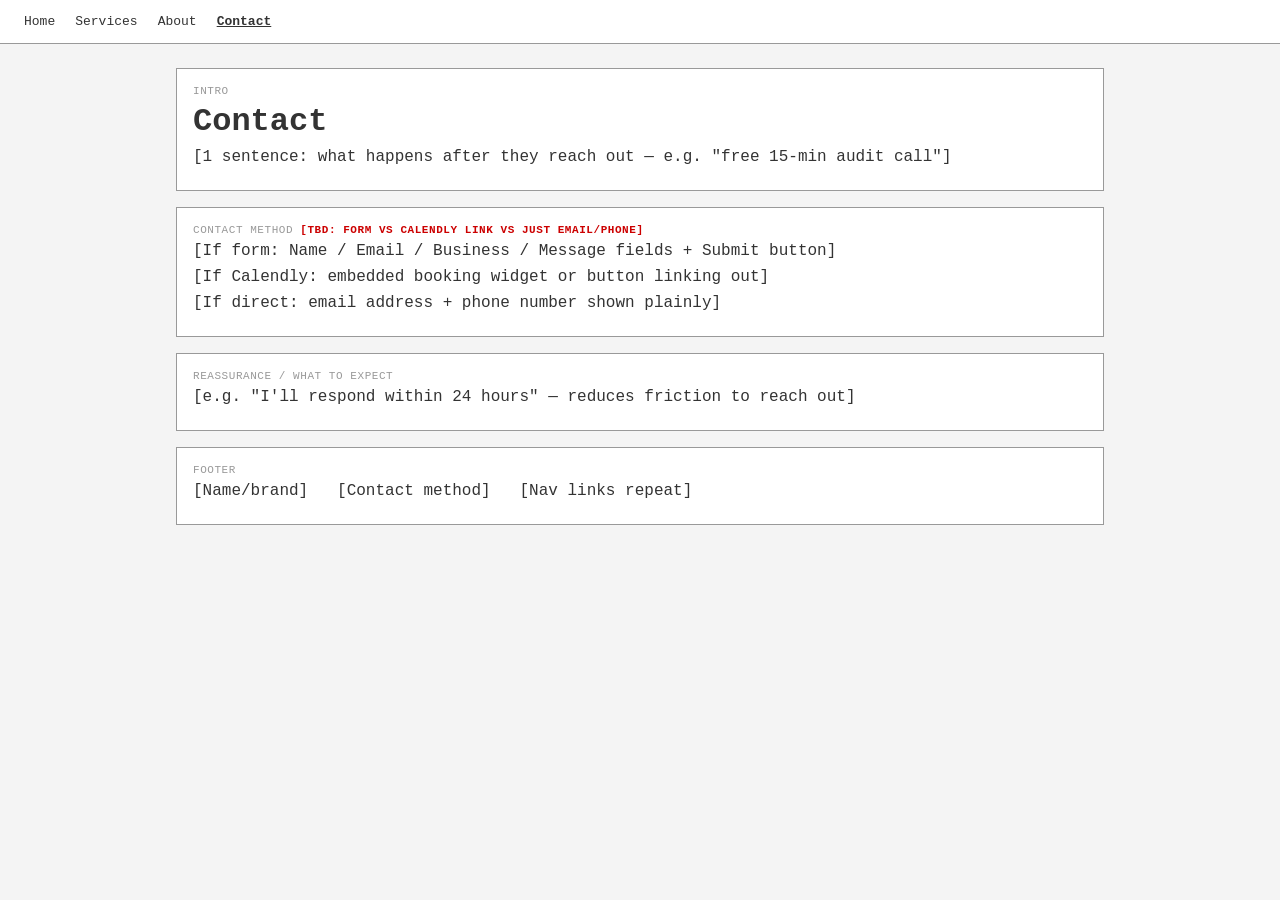
<file: wireframes/contact.html>
<!DOCTYPE html>
<html lang="en">
<head>
<meta charset="UTF-8">
<title>WIREFRAME — Contact</title>
<link rel="stylesheet" href="wireframe.css">
</head>
<body>
<nav class="wf-nav">
  <a href="home.html">Home</a>
  <a href="services.html">Services</a>
  <a href="about.html">About</a>
  <a href="contact.html" class="active">Contact</a>
</nav>
<main>

  <div class="block">
    <div class="label">Intro</div>
    <h1>Contact</h1>
    <p>[1 sentence: what happens after they reach out — e.g. "free 15-min audit call"]</p>
  </div>

  <div class="block">
    <div class="label">Contact method <span class="tbd">[TBD: form vs Calendly link vs just email/phone]</span></div>
    <p>[If form: Name / Email / Business / Message fields + Submit button]</p>
    <p>[If Calendly: embedded booking widget or button linking out]</p>
    <p>[If direct: email address + phone number shown plainly]</p>
  </div>

  <div class="block">
    <div class="label">Reassurance / what to expect</div>
    <p>[e.g. "I'll respond within 24 hours" — reduces friction to reach out]</p>
  </div>

  <div class="block">
    <div class="label">Footer</div>
    <p>[Name/brand] &nbsp; [Contact method] &nbsp; [Nav links repeat]</p>
  </div>

</main>
</body>
</html>
</file>
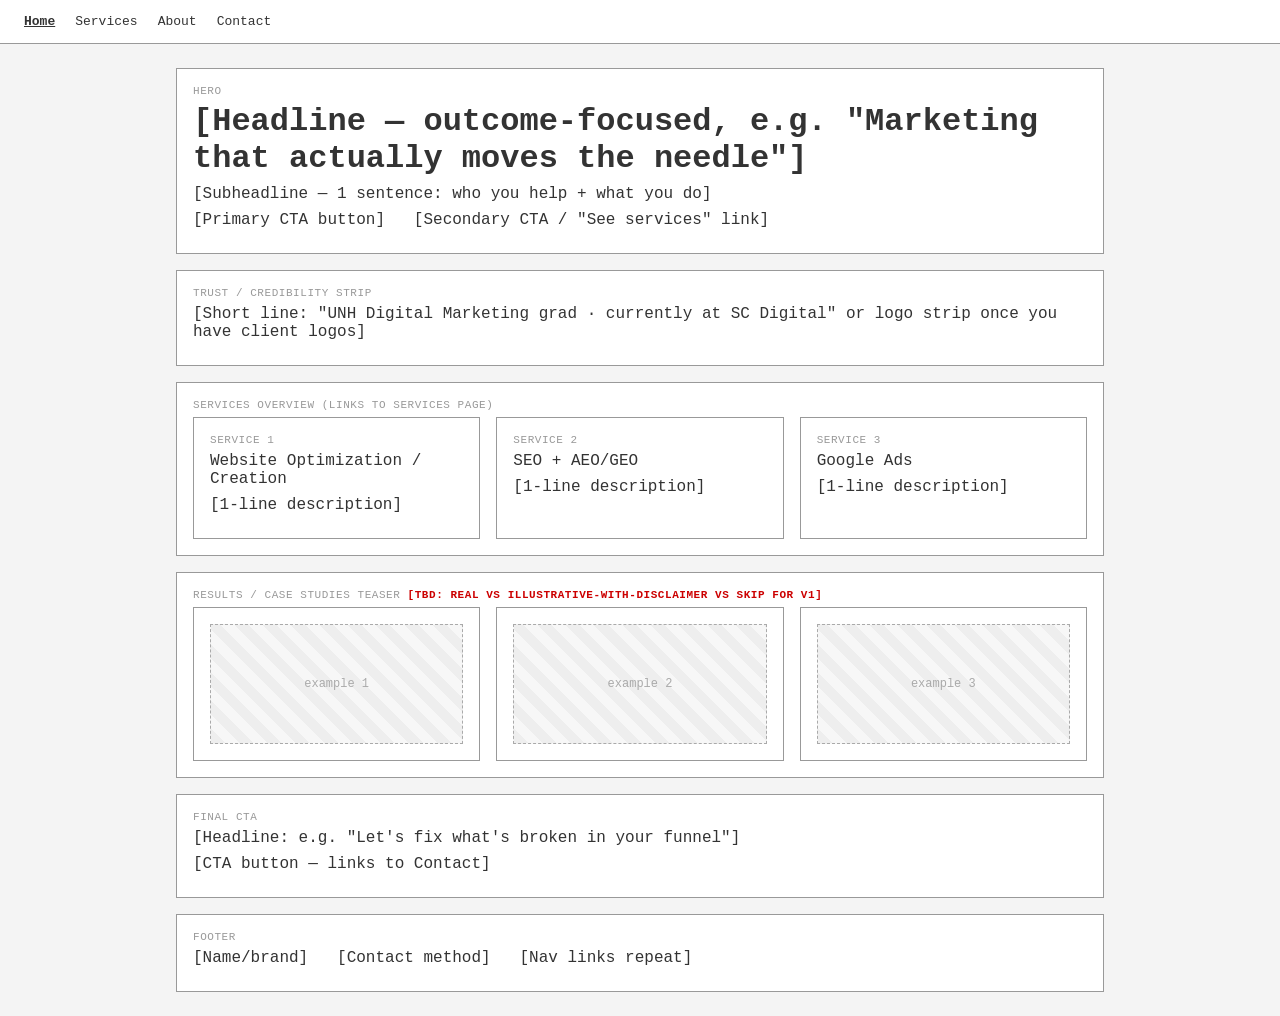
<file: wireframes/home.html>
<!DOCTYPE html>
<html lang="en">
<head>
<meta charset="UTF-8">
<title>WIREFRAME — Home</title>
<link rel="stylesheet" href="wireframe.css">
</head>
<body>
<nav class="wf-nav">
  <a href="home.html" class="active">Home</a>
  <a href="services.html">Services</a>
  <a href="about.html">About</a>
  <a href="contact.html">Contact</a>
</nav>
<main>

  <div class="block">
    <div class="label">Hero</div>
    <h1>[Headline — outcome-focused, e.g. "Marketing that actually moves the needle"]</h1>
    <p>[Subheadline — 1 sentence: who you help + what you do]</p>
    <p>[Primary CTA button] &nbsp; [Secondary CTA / "See services" link]</p>
  </div>

  <div class="block">
    <div class="label">Trust / credibility strip</div>
    <p>[Short line: "UNH Digital Marketing grad · currently at SC Digital" or logo strip once you have client logos]</p>
  </div>

  <div class="block">
    <div class="label">Services overview (links to Services page)</div>
    <div class="row">
      <div class="block">
        <div class="label">Service 1</div>
        <p>Website Optimization / Creation</p>
        <p>[1-line description]</p>
      </div>
      <div class="block">
        <div class="label">Service 2</div>
        <p>SEO + AEO/GEO</p>
        <p>[1-line description]</p>
      </div>
      <div class="block">
        <div class="label">Service 3</div>
        <p>Google Ads</p>
        <p>[1-line description]</p>
      </div>
    </div>
  </div>

  <div class="block">
    <div class="label">Results / case studies teaser <span class="tbd">[TBD: real vs illustrative-with-disclaimer vs skip for v1]</span></div>
    <div class="row">
      <div class="block"><div class="img-placeholder">example 1</div></div>
      <div class="block"><div class="img-placeholder">example 2</div></div>
      <div class="block"><div class="img-placeholder">example 3</div></div>
    </div>
  </div>

  <div class="block">
    <div class="label">Final CTA</div>
    <p>[Headline: e.g. "Let's fix what's broken in your funnel"]</p>
    <p>[CTA button — links to Contact]</p>
  </div>

  <div class="block">
    <div class="label">Footer</div>
    <p>[Name/brand] &nbsp; [Contact method] &nbsp; [Nav links repeat]</p>
  </div>

</main>
</body>
</html>
</file>
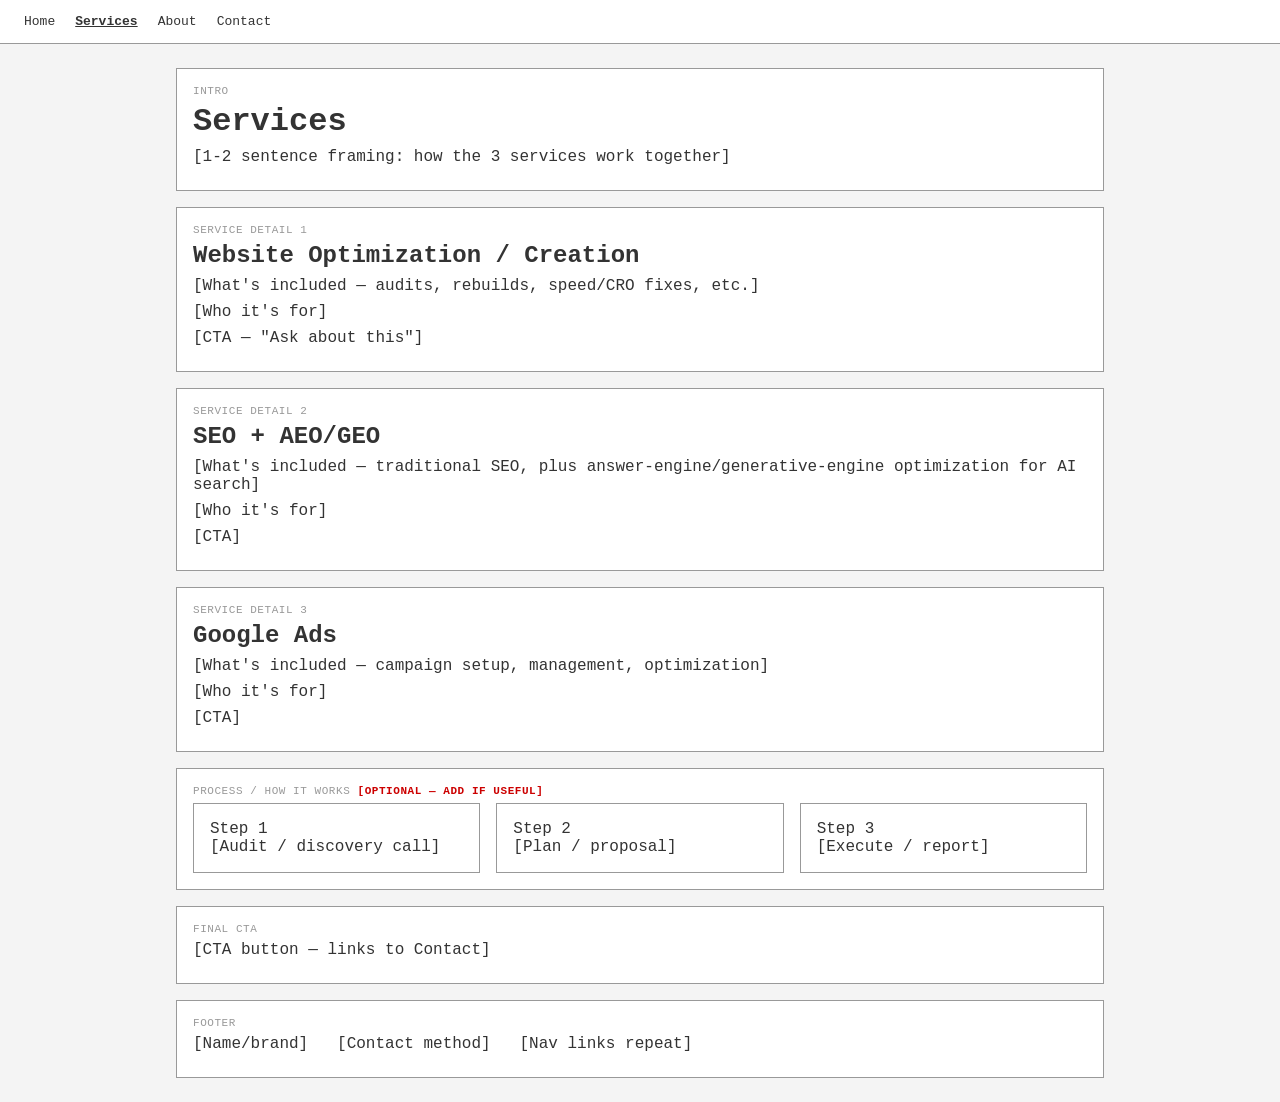
<file: wireframes/services.html>
<!DOCTYPE html>
<html lang="en">
<head>
<meta charset="UTF-8">
<title>WIREFRAME — Services</title>
<link rel="stylesheet" href="wireframe.css">
</head>
<body>
<nav class="wf-nav">
  <a href="home.html">Home</a>
  <a href="services.html" class="active">Services</a>
  <a href="about.html">About</a>
  <a href="contact.html">Contact</a>
</nav>
<main>

  <div class="block">
    <div class="label">Intro</div>
    <h1>Services</h1>
    <p>[1-2 sentence framing: how the 3 services work together]</p>
  </div>

  <div class="block">
    <div class="label">Service detail 1</div>
    <h2>Website Optimization / Creation</h2>
    <p>[What's included — audits, rebuilds, speed/CRO fixes, etc.]</p>
    <p>[Who it's for]</p>
    <p>[CTA — "Ask about this"]</p>
  </div>

  <div class="block">
    <div class="label">Service detail 2</div>
    <h2>SEO + AEO/GEO</h2>
    <p>[What's included — traditional SEO, plus answer-engine/generative-engine optimization for AI search]</p>
    <p>[Who it's for]</p>
    <p>[CTA]</p>
  </div>

  <div class="block">
    <div class="label">Service detail 3</div>
    <h2>Google Ads</h2>
    <p>[What's included — campaign setup, management, optimization]</p>
    <p>[Who it's for]</p>
    <p>[CTA]</p>
  </div>

  <div class="block">
    <div class="label">Process / how it works <span class="tbd">[optional — add if useful]</span></div>
    <div class="row">
      <div class="block">Step 1<br>[Audit / discovery call]</div>
      <div class="block">Step 2<br>[Plan / proposal]</div>
      <div class="block">Step 3<br>[Execute / report]</div>
    </div>
  </div>

  <div class="block">
    <div class="label">Final CTA</div>
    <p>[CTA button — links to Contact]</p>
  </div>

  <div class="block">
    <div class="label">Footer</div>
    <p>[Name/brand] &nbsp; [Contact method] &nbsp; [Nav links repeat]</p>
  </div>

</main>
</body>
</html>
</file>
<file: styles.css>
:root {
  --color-stone: #0c1a13;
  --color-ink: #050c08;
  --color-gold: #c9a15a;
  --color-oxblood: #4a3a1a;
  --color-cream: #ece7d9;

  --font-display: 'Rozha One', serif;
  --font-label: 'Space Mono', monospace;
  --font-body: 'Lora', serif;

  --texture-chisel: repeating-linear-gradient(135deg, rgba(0,0,0,0.06) 0 2px, transparent 2px 6px);
  --texture-vignette: radial-gradient(circle at 50% 50%, rgba(0,0,0,0.25) 0%, transparent 60%);
  --shadow-carve: 1px 1px 0 var(--color-ink), -1px -1px 0 rgba(255,255,255,0.15);

  --space-1: 8px;
  --space-2: 16px;
  --space-3: 24px;
  --space-4: 40px;
  --space-5: 64px;
  --max-width: 1320px;

  --color-card: #16281d;
}

* { box-sizing: border-box; }
html { scroll-behavior: smooth; }

body {
  margin: 0;
  background-color: var(--color-stone);
  background-image: var(--texture-vignette), var(--texture-chisel);
  color: var(--color-cream);
  font-family: var(--font-body);
  font-size: 17px;
  line-height: 1.6;
}

h1, h2, h3 {
  font-family: var(--font-display);
  color: var(--color-gold);
  text-shadow: var(--shadow-carve);
  text-wrap: balance;
  margin: 0 0 var(--space-2) 0;
}
h1 { font-size: clamp(2.2rem, 5vw, 3.4rem); line-height: 1.05; }
h2 { font-size: clamp(1.6rem, 3vw, 2.2rem); }
h3 { font-size: 1.2rem; }

p { max-width: 65ch; }

.eyebrow {
  display: inline-block;
  font-family: var(--font-label);
  font-size: 0.75rem;
  letter-spacing: 0.2em;
  text-transform: uppercase;
  color: var(--color-gold);
}

a { color: var(--color-gold); }
.eyebrow a {
  color: inherit;
  text-decoration: none;
  border-bottom: 1px solid transparent;
  transition: border-color 0.2s ease;
}
.eyebrow a:hover { border-color: currentColor; }
a:focus-visible, button:focus-visible, input:focus-visible, textarea:focus-visible, summary:focus-visible {
  outline: 2px solid var(--color-gold);
  outline-offset: 2px;
}

.btn {
  display: inline-block;
  font-family: var(--font-label);
  font-weight: 700;
  font-size: 0.85rem;
  letter-spacing: 0.05em;
  background-color: #6b5024;
  color: #000;
  padding: 14px 26px;
  border-radius: 2px;
  text-decoration: none;
  border: 1px solid #6b5024;
  cursor: pointer;
  transition: background-color 0.2s ease, transform 0.2s ease;
}
.btn:hover { background-color: #59421e; transform: translateY(-1px); }

.btn-outline {
  background-color: transparent;
  color: var(--color-gold);
  border: 1px solid var(--color-gold);
}
.btn-outline:hover { background-color: rgba(201,161,90,0.1); }

.container { max-width: var(--max-width); margin: 0 auto; padding: 0 var(--space-3); }

nav.site-nav {
  position: relative;
  display: flex;
  align-items: center;
  justify-content: space-between;
  padding: var(--space-2) var(--space-3);
  border-bottom: 1px solid rgba(201,161,90,0.15);
}
nav.site-nav .brand {
  display: inline-flex;
  align-items: center;
  gap: 10px;
  font-family: var(--font-display);
  color: var(--color-gold);
  text-decoration: none;
  font-size: 1.3rem;
}
.logo-mark { width: 26px; height: 26px; flex-shrink: 0; }
nav.site-nav ul {
  list-style: none;
  display: flex;
  gap: var(--space-3);
  margin: 0;
  padding: 0;
}
nav.site-nav a {
  font-family: var(--font-label);
  font-size: 0.8rem;
  letter-spacing: 0.08em;
  text-transform: uppercase;
  text-decoration: none;
  color: var(--color-cream);
}
nav.site-nav a[aria-current="page"] { color: var(--color-gold); }
nav.site-nav .nav-toggle {
  display: none;
  background: none;
  border: none;
  color: var(--color-gold);
  font-family: var(--font-label);
  font-size: 0.85rem;
  cursor: pointer;
}

.has-dropdown { position: relative; }
nav.site-nav .dropdown {
  display: none;
  position: absolute;
  top: 100%;
  right: 0;
  left: auto;
  min-width: 230px;
  background-color: var(--color-stone);
  border: 1px solid rgba(201,161,90,0.2);
  border-radius: 8px;
  padding: var(--space-1) 0;
  list-style: none;
  margin: 0;
  box-shadow: 0 12px 24px rgba(0,0,0,0.45);
  z-index: 20;
}
.has-dropdown:hover .dropdown,
.has-dropdown:focus-within .dropdown { display: block; }
.dropdown a {
  display: block;
  padding: 8px 16px;
  white-space: nowrap;
  text-transform: none;
  letter-spacing: 0;
  font-size: 0.85rem;
}
.dropdown a:hover { background-color: rgba(201,161,90,0.12); }

footer.site-footer {
  border-top: 1px solid rgba(201,161,90,0.15);
  padding: var(--space-3);
  margin-top: var(--space-5);
  font-family: var(--font-label);
  font-size: 0.8rem;
  color: rgba(236,231,217,0.7);
  display: flex;
  flex-wrap: wrap;
  justify-content: space-between;
  gap: var(--space-2);
}
footer.site-footer a { color: rgba(236,231,217,0.7); }

section.hero { padding: var(--space-5) var(--space-3); }
.hero-content { display: flex; flex-direction: column; }
.hero.bg-sun-sweep h1 { font-size: clamp(2.8rem, 7vw, 4.6rem); }
.hero-ctas { margin-top: var(--space-4); }
section.section { padding: var(--space-4) var(--space-3); }

.hero-rotate { font-size: clamp(1.5rem, 3.4vw, 2.5rem); max-width: 65ch; }
.hero-rotate-word { color: var(--color-gold); font-weight: 700; }
.hero-rotate-cursor {
  display: inline-block;
  width: 2px;
  height: 1em;
  background-color: var(--color-gold);
  margin-left: 2px;
  vertical-align: text-bottom;
}
@media (prefers-reduced-motion: no-preference) {
  .hero-rotate-cursor { animation: cursor-blink 1s step-start infinite; }
}
@keyframes cursor-blink { 50% { opacity: 0; } }

.reveal { opacity: 0; animation: reveal-up 0.5s ease-out forwards; }
.reveal-1 { animation-delay: 0.05s; }
.reveal-2 { animation-delay: 0.2s; }
.reveal-3 { animation-delay: 0.35s; }
@keyframes reveal-up {
  from { opacity: 0; transform: translateY(12px); }
  to { opacity: 1; transform: translateY(0); }
}
@media (prefers-reduced-motion: reduce) {
  .reveal { animation: none; opacity: 1; }
}

.card-grid { display: grid; grid-template-columns: repeat(3, 1fr); gap: var(--space-3); }
.card {
  border: 1px solid rgba(201,161,90,0.2);
  padding: var(--space-3);
}
.card p { font-size: 0.95rem; color: rgba(236,231,217,0.85); }

.illustrative-disclaimer {
  font-family: var(--font-label);
  font-size: 0.7rem;
  color: rgba(236,231,217,0.55);
  margin-top: var(--space-1);
}

form.contact-form { display: flex; flex-direction: column; gap: var(--space-2); max-width: 480px; }
form.contact-form label {
  font-family: var(--font-label);
  font-size: 0.75rem;
  letter-spacing: 0.08em;
  text-transform: uppercase;
  color: var(--color-gold);
}
form.contact-form input, form.contact-form textarea {
  font-family: var(--font-body);
  font-size: 1rem;
  background-color: rgba(0,0,0,0.2);
  border: 1px solid rgba(201,161,90,0.3);
  color: var(--color-cream);
  padding: 10px 12px;
  border-radius: 2px;
}
form.contact-form textarea { min-height: 120px; resize: vertical; }

.calendly-fallback { font-family: var(--font-label); font-size: 0.85rem; }

.process-grid {
  display: grid;
  grid-template-columns: repeat(4, 1fr);
  gap: var(--space-3);
  margin-top: var(--space-3);
}
.process-step {
  display: flex;
  flex-direction: column;
  background-color: var(--color-card);
  border-radius: 16px;
  box-shadow: 0 12px 24px rgba(0,0,0,0.35);
  overflow: hidden;
}

/* Placeholder graphic area — sized and positioned so a real <img> (stock
   photo, Canva export, etc.) can drop in later without restructuring
   anything else. */
.process-image {
  height: 320px;
  background: linear-gradient(160deg, rgba(201,161,90,0.2), rgba(0,0,0,0.2));
  display: flex;
  align-items: center;
  justify-content: center;
}
.process-content {
  display: flex;
  flex-direction: column;
  gap: var(--space-1);
  padding: var(--space-3);
}

.process-grid.is-slider {
  display: block;
  min-height: 460px;
  position: relative;
}
.process-grid.is-slider .process-step { display: none; opacity: 0; }
.process-grid.is-slider .process-step.active {
  display: flex;
  opacity: 1;
  animation: reveal-up 0.5s ease-out;
}

/* Side-by-side layout on wider viewports so the 320x240 scene fills its
   column instead of leaving big empty margins next to a short, full-width
   image strip. */
@media (min-width: 769px) {
  .process-grid.is-slider .process-step.active {
    flex-direction: row;
    align-items: stretch;
  }
  .process-grid.is-slider .process-image {
    flex: 0 0 46%;
    height: auto;
  }
  .process-grid.is-slider .process-content {
    flex: 1;
    justify-content: center;
  }
}

.slider-controls {
  display: flex;
  align-items: center;
  justify-content: center;
  gap: var(--space-2);
  margin-top: var(--space-3);
}
.slider-arrow {
  background: none;
  border: 1px solid rgba(201,161,90,0.3);
  color: var(--color-gold);
  font-family: var(--font-label);
  font-size: 0.9rem;
  padding: 6px 14px;
  cursor: pointer;
  border-radius: 2px;
  transition: border-color 0.2s ease;
}
.slider-arrow:hover { border-color: var(--color-gold); }
.slider-dots { display: flex; gap: 8px; }
.slider-dot {
  width: 8px;
  height: 8px;
  border-radius: 50%;
  background-color: rgba(201,161,90,0.3);
  border: none;
  cursor: pointer;
  padding: 0;
  transition: background-color 0.2s ease;
}
.slider-dot.active { background-color: var(--color-gold); }
.process-icon {
  width: 64px;
  height: 64px;
  stroke: var(--color-gold);
  fill: none;
  stroke-width: 1.2;
}
.process-image--build { padding: var(--space-1); }
.process-step h3 { font-size: 1.6rem; }
.process-step p { font-size: 1.15rem; color: rgba(236,231,217,0.85); }

/* Small looping animations on the Services icons — transform/opacity only,
   disabled entirely for reduced-motion users. */
@media (prefers-reduced-motion: no-preference) {
  .icon-cursor {
    transform-origin: 17px 15px;
    animation: cursor-tap 1.8s ease-in-out infinite;
  }
  .icon-signal {
    animation: signal-pulse 1.6s ease-in-out infinite;
  }
  .icon-arrow {
    animation: arrow-fly 1.8s ease-in-out infinite;
  }
}
@keyframes cursor-tap {
  0%, 100% { transform: scale(1); }
  50% { transform: scale(0.82); }
}
@keyframes signal-pulse {
  0%, 100% { opacity: 0.3; }
  50% { opacity: 1; }
}
@keyframes arrow-fly {
  0%, 100% { transform: translate(3px, -3px); opacity: 0.4; }
  50% { transform: translate(0, 0); opacity: 1; }
}

.service-block { padding: var(--space-5) 0; }
.service-block--shade { background-color: rgba(201,161,90,0.05); }
.service-block .eyebrow { margin-bottom: var(--space-1); }

.service-block-grid {
  display: grid;
  grid-template-columns: 1.1fr 1fr;
  gap: var(--space-4);
  align-items: center;
}
.service-block-image {
  min-height: 280px;
  border-radius: 16px;
  background: linear-gradient(160deg, rgba(201,161,90,0.2), rgba(0,0,0,0.2));
  display: flex;
  align-items: center;
  justify-content: center;
  transition: transform 0.25s ease, box-shadow 0.25s ease;
}
.service-block-image:hover {
  transform: translateY(-6px) scale(1.015);
  box-shadow: 0 20px 36px rgba(0,0,0,0.45);
}

.service-block-textbox {
  background-color: rgba(0,0,0,0.18);
  border: 1px solid rgba(201,161,90,0.15);
  border-radius: 16px;
  padding: var(--space-3);
  transition: transform 0.25s ease, box-shadow 0.25s ease;
}
.service-block-textbox:hover {
  transform: translateY(-6px) scale(1.015);
  box-shadow: 0 20px 36px rgba(0,0,0,0.45);
}

/* Bigger animated "building a website" scene — fills the whole card
   instead of a small centered icon. */
.service-block-image--build { padding: var(--space-3); }
.build-scene {
  width: 100%;
  height: 100%;
  stroke: var(--color-gold);
  fill: none;
  stroke-width: 1.5;
}
.build-cursor { transform: translate(70px, 64px); transform-origin: 0 0; }

@media (prefers-reduced-motion: no-preference) {
  .build-cursor { animation: build-cursor-move 7s ease-in-out infinite; }
  .build-block-1 { animation: build-fade 4s ease-in-out infinite; }
  .build-block-2 { animation: build-fade 4s ease-in-out infinite; animation-delay: 0.6s; }
  .build-block-3 { animation: build-fade 4s ease-in-out infinite; animation-delay: 1.2s; }
  .build-block-4 { animation: build-fade 4s ease-in-out infinite; animation-delay: 1.8s; }
}
@keyframes build-fade {
  0%, 100% { opacity: 0.55; }
  50% { opacity: 1; }
}
@keyframes build-cursor-move {
  0%   { transform: translate(70px, 64px) scale(1); }
  10%  { transform: translate(70px, 64px) scale(0.8); }
  20%  { transform: translate(70px, 64px) scale(1); }
  38%  { transform: translate(40px, 110px) scale(1); }
  48%  { transform: translate(40px, 110px) scale(0.8); }
  58%  { transform: translate(40px, 110px) scale(1); }
  76%  { transform: translate(150px, 110px) scale(1); }
  86%  { transform: translate(150px, 110px) scale(0.8); }
  96%  { transform: translate(150px, 110px) scale(1); }
  100% { transform: translate(70px, 64px) scale(1); }
}

/* SEO scene: rank badge climbs from bottom result to #1, AI-answer
   citation checkmark pulses. */
.seo-rank {
  transform: translate(155px, 140px);
  transform-origin: 0 0;
}
.seo-check { transform-origin: 269px 158px; }
@media (prefers-reduced-motion: no-preference) {
  .seo-rank { animation: seo-rank-climb 5s ease-in-out infinite; }
  .seo-check { animation: build-fade 3s ease-in-out infinite; animation-delay: 1s; }
}
@keyframes seo-rank-climb {
  0%   { transform: translate(155px, 140px); opacity: 1; }
  40%  { transform: translate(145px, 76px); opacity: 1; }
  55%  { transform: translate(145px, 76px); opacity: 1; }
  85%  { transform: translate(145px, 76px); opacity: 0; }
  86%  { transform: translate(155px, 140px); opacity: 0; }
  100% { transform: translate(155px, 140px); opacity: 1; }
}

/* Google Ads scene: cursor clicks the ad, bars grow to show performance,
   trend line pulses. */
.ads-cursor { transform: translate(34px, 32px); transform-origin: 0 0; }
@media (prefers-reduced-motion: no-preference) {
  .ads-cursor { animation: build-cursor-tap-simple 3s ease-in-out infinite; }
  .ads-bar-1 { animation: ads-bar-grow 8s ease-in-out infinite; }
  .ads-bar-2 { animation: ads-bar-grow 8s ease-in-out infinite; animation-delay: 0.15s; }
  .ads-bar-3 { animation: ads-bar-grow 8s ease-in-out infinite; animation-delay: 0.3s; }
  .ads-bar-4 { animation: ads-bar-grow 8s ease-in-out infinite; animation-delay: 0.45s; }
  .ads-bar-5 { animation: ads-bar-grow 8s ease-in-out infinite; animation-delay: 0.6s; }
  .ads-trend { animation: build-fade 3s ease-in-out infinite; animation-delay: 0.3s; }
}
@keyframes build-cursor-tap-simple {
  0%, 60%, 100% { transform: translate(34px, 32px) scale(1); }
  75% { transform: translate(34px, 32px) scale(0.8); }
}
.ads-bar { transform-origin: bottom; }
@keyframes ads-bar-grow {
  0%, 100% { transform: scaleY(0.35); }
  35%, 75% { transform: scaleY(1); }
}

/* How It Works scenes */

/* Intro call: pulsing rings around the phone, chat bubbles fading in */
.call-ring { transform-origin: 160px 80px; opacity: 0; }
@media (prefers-reduced-motion: no-preference) {
  .call-ring-1 { animation: call-ring-pulse 2.4s ease-out infinite; }
  .call-ring-2 { animation: call-ring-pulse 2.4s ease-out infinite; animation-delay: 0.8s; }
  .call-ring-3 { animation: call-ring-pulse 2.4s ease-out infinite; animation-delay: 1.6s; }
}
@keyframes call-ring-pulse {
  0% { transform: scale(0.6); opacity: 0.8; }
  100% { transform: scale(1.7); opacity: 0; }
}
.call-dot { transform-origin: center; }
@media (prefers-reduced-motion: no-preference) {
  .call-dot-1 { animation: call-dot-bounce 1.2s ease-in-out infinite; }
  .call-dot-2 { animation: call-dot-bounce 1.2s ease-in-out infinite; animation-delay: 0.15s; }
  .call-dot-3 { animation: call-dot-bounce 1.2s ease-in-out infinite; animation-delay: 0.3s; }
}
@keyframes call-dot-bounce {
  0%, 60%, 100% { transform: translateY(0); opacity: 0.5; }
  30% { transform: translateY(-4px); opacity: 1; }
}

/* The audit: magnifying glass scans down past each checklist row */
.audit-glass { transform: translate(255px, 55px); transform-origin: 0 0; stroke-width: 2; }
@media (prefers-reduced-motion: no-preference) {
  .audit-glass { animation: audit-glass-scan 6s ease-in-out infinite; }
}
@keyframes audit-glass-scan {
  0%, 12%   { transform: translate(255px, 55px); }
  25%, 37%  { transform: translate(255px, 99px); }
  50%, 62%  { transform: translate(255px, 143px); }
  75%, 87%  { transform: translate(255px, 187px); }
  100%      { transform: translate(255px, 55px); }
}
.audit-spark { opacity: 0; transform-origin: center; }
@media (prefers-reduced-motion: no-preference) {
  .audit-spark-1 { animation: audit-spark-pop 6s ease-in-out infinite; animation-delay: 0.6s; }
  .audit-spark-2 { animation: audit-spark-pop 6s ease-in-out infinite; animation-delay: 2.1s; }
  .audit-spark-3 { animation: audit-spark-pop 6s ease-in-out infinite; animation-delay: 3.6s; }
  .audit-spark-4 { animation: audit-spark-pop 6s ease-in-out infinite; animation-delay: 5.1s; }
}
@keyframes audit-spark-pop {
  0%, 90%, 100% { opacity: 0; transform: scale(0.4) rotate(0deg); }
  8% { opacity: 1; transform: scale(1.2) rotate(20deg); }
  18% { opacity: 0; transform: scale(0.8) rotate(40deg); }
}

/* The plan: a marker travels along the dashed route between waypoints */
.plan-marker { transform: translate(50px, 190px); transform-origin: 0 0; }
@media (prefers-reduced-motion: no-preference) {
  .plan-marker { animation: plan-marker-move 5s ease-in-out infinite; }
}
@keyframes plan-marker-move {
  0%, 10%  { transform: translate(50px, 190px); }
  40%, 55% { transform: translate(150px, 118px); }
  85%, 95% { transform: translate(260px, 50px); }
  100%     { transform: translate(50px, 190px); }
}
.plan-path { stroke-dasharray: 100; stroke-dashoffset: 100; }
@media (prefers-reduced-motion: no-preference) {
  .plan-path { animation: plan-path-draw 5s ease-in-out infinite; }
  .plan-flag { animation: plan-flag-bounce 1.4s ease-in-out infinite; animation-delay: 3.5s; }
}
@keyframes plan-path-draw {
  0%, 10% { stroke-dashoffset: 100; }
  85%, 100% { stroke-dashoffset: 0; }
}
.plan-flag { transform-origin: 260px 50px; }
@keyframes plan-flag-bounce {
  0%, 100% { transform: translate(260px, 50px) scale(1); }
  50% { transform: translate(260px, 46px) scale(1.08); }
}

/* Execution & reporting: progress bar fills on a loop */
.report-progress { transform-origin: left; }
@media (prefers-reduced-motion: no-preference) {
  .report-progress { animation: report-progress-fill 4s ease-in-out infinite; }
}
@keyframes report-progress-fill {
  0%, 100% { transform: scaleX(0.05); }
  60% { transform: scaleX(1); }
}
.report-plane { transform: translate(48px, 174px) rotate(0deg); transform-origin: 0 0; }
@media (prefers-reduced-motion: no-preference) {
  .report-plane { animation: report-plane-fly 4s ease-in-out infinite; }
}
@keyframes report-plane-fly {
  0%   { transform: translate(48px, 174px) rotate(0deg); opacity: 0; }
  15%  { opacity: 1; }
  70%  { transform: translate(210px, 100px) rotate(-25deg); opacity: 1; }
  85%  { opacity: 0; }
  100% { transform: translate(48px, 174px) rotate(0deg); opacity: 0; }
}

@media (max-width: 768px) {
  .service-block-grid { grid-template-columns: 1fr; }
}

.section-title { font-size: clamp(2rem, 4.5vw, 3rem); }

.problem-grid {
  display: grid;
  grid-template-columns: repeat(2, 1fr);
  gap: var(--space-3);
  margin-top: var(--space-3);
}
.problem-card {
  display: flex;
  align-items: flex-start;
  gap: var(--space-2);
  background-color: var(--color-card);
  border-radius: 12px;
  padding: var(--space-3);
  transition: transform 0.2s ease, box-shadow 0.2s ease, background-color 0.2s ease;
}
.problem-card:hover {
  transform: translateY(-4px) scale(1.02);
  box-shadow: 0 14px 28px rgba(0,0,0,0.4);
  background-color: #f5f2ea;
}
.problem-card:hover p { color: var(--color-ink); }
.problem-card:hover .problem-x { color: var(--color-ink); }
.problem-x {
  color: var(--color-gold);
  font-size: 1.2rem;
  font-weight: bold;
  line-height: 1.3;
  flex-shrink: 0;
  display: inline-block;
  transition: transform 0.2s ease, color 0.2s ease;
}
.problem-card:hover .problem-x { transform: scale(1.3) rotate(90deg); }
.problem-card p { margin: 0; font-size: 0.95rem; transition: color 0.2s ease; }

.problem-banner {
  margin-top: var(--space-3);
  background: linear-gradient(120deg, var(--color-ink), var(--color-oxblood));
  border-radius: 16px;
  padding: var(--space-3) var(--space-4);
  display: flex;
  align-items: center;
  justify-content: space-between;
  gap: var(--space-3);
  flex-wrap: wrap;
}
.problem-banner p {
  margin: 0;
  color: var(--color-cream);
  font-weight: 600;
  font-size: 1.05rem;
  max-width: none;
}
.problem-banner-btn {
  background-color: var(--color-cream);
  color: var(--color-ink);
  white-space: nowrap;
}
.problem-banner-btn:hover { background-color: #fff; }

@media (max-width: 768px) {
  .problem-grid { grid-template-columns: 1fr; }
}
@media (max-width: 640px) {
  .problem-banner { flex-direction: column; align-items: flex-start; }
}

.cta-banner {
  background-color: var(--color-card);
  border-radius: 24px;
  padding: var(--space-5);
  box-shadow: 0 16px 32px rgba(0,0,0,0.4);
  display: flex;
  align-items: center;
  justify-content: space-between;
  gap: var(--space-4);
  flex-wrap: wrap;
}
.cta-banner-title {
  font-size: clamp(2.2rem, 5vw, 3.6rem);
  margin-bottom: var(--space-1);
}
.cta-banner-text p {
  margin: 0;
  color: rgba(236,231,217,0.85);
}
.cta-banner-btn { white-space: nowrap; }
@media (max-width: 640px) {
  .cta-banner { flex-direction: column; align-items: flex-start; }
}

.footer-links {
  border-top: 1px solid rgba(201,161,90,0.15);
  padding: var(--space-5) 0;
}
.footer-links-grid {
  display: grid;
  grid-template-columns: 1.5fr 1fr 1fr;
  gap: var(--space-4);
}
.footer-brand-name {
  font-family: var(--font-display);
  color: var(--color-gold);
  text-shadow: var(--shadow-carve);
  font-size: 1.8rem;
}
.footer-links-col h3 {
  font-family: var(--font-label);
  font-size: 0.75rem;
  letter-spacing: 0.15em;
  text-transform: uppercase;
  color: var(--color-gold);
  text-shadow: none;
  margin-bottom: var(--space-2);
}
.quick-links { list-style: none; margin: 0; padding: 0; display: flex; flex-direction: column; gap: var(--space-2); }
.quick-links a {
  font-family: var(--font-label);
  font-size: 0.85rem;
  letter-spacing: 0.05em;
  text-decoration: none;
}

@media (max-width: 640px) {
  .footer-links-grid { grid-template-columns: 1fr; gap: var(--space-3); }
}

@media (max-width: 768px) {
  .card-grid { grid-template-columns: 1fr; }
  .process-grid { grid-template-columns: repeat(2, 1fr); }
  .final-grid { grid-template-columns: 1fr; }
}

@media (max-width: 640px) {
  nav.site-nav ul {
    position: absolute;
    top: 100%;
    left: 0;
    right: 0;
    flex-direction: column;
    background-color: var(--color-stone);
    padding: var(--space-2) var(--space-3);
    gap: var(--space-2);
    display: none;
    z-index: 10;
  }
  nav.site-nav ul.open { display: flex; }
  nav.site-nav .nav-toggle { display: block; }
  nav.site-nav .dropdown {
    display: block;
    position: static;
    background: none;
    border: none;
    box-shadow: none;
    padding: 0 0 0 var(--space-2);
    margin: var(--space-1) 0 0 0;
  }
}

/* Animated hero background — full-bleed effect behind a centered .container.
   Only applies when bg-sun-sweep is present, so other pages' plain
   `.hero.container` combined elements are unaffected. */
section.hero.bg-sun-sweep {
  position: relative;
  overflow: hidden;
  padding: var(--space-5) 0;
}
section.hero.bg-sun-sweep > .container {
  position: relative;
  z-index: 2;
}

/* Decorative overlapping gold rings, static (no animation cost). Bleeds
   off the top-right edge so it reads as a fragment of a larger circle.
   aspect-ratio locks the box to the artwork's own proportions (matching
   the 800x500 viewBox) so it's never a mismatched shape to stretch or
   crop into — consistent round circles at every viewport width. */
.hero-lines {
  position: absolute;
  top: -75%;
  right: -35%;
  width: 160vw;
  aspect-ratio: 800 / 500;
  stroke: var(--color-gold);
  stroke-width: 2.2;
  fill: none;
  opacity: 0.55;
  pointer-events: none;
  z-index: 1;
  transform: rotate(-90deg) scaleY(-1);
  filter: drop-shadow(0 0 6px rgba(201,161,90,0.9)) drop-shadow(0 0 16px rgba(201,161,90,0.5));
}

/* Static (non-animated) fade so the section boundary below the hero is
   never a hard line, whatever the animated ember/sun layers are doing
   underneath. Zero performance cost — it never moves. */
.hero-fade {
  position: absolute;
  left: 0;
  right: 0;
  bottom: 0;
  height: 30%;
  background: linear-gradient(to bottom, transparent, var(--color-stone));
  pointer-events: none;
  z-index: 3;
}

section.hero.bg-sun-sweep::after {
  content: '';
  position: absolute;
  top: -15%;
  left: -10%;
  width: 130%;
  height: 130%;
  background: radial-gradient(circle, rgba(201,161,90,0.35) 0%, transparent 65%);
  pointer-events: none;
  z-index: 0;
  will-change: transform, opacity;
}
@media (prefers-reduced-motion: no-preference) {
  section.hero.bg-sun-sweep::after { animation: sun-sweep 24s ease-in-out infinite; }
}
@keyframes sun-sweep {
  0%   { transform: translate3d(-6%, -3%, 0); opacity: 0; }
  20%  { opacity: 0.75; }
  50%  { transform: translate3d(6%, 3%, 0); opacity: 0.75; }
  80%  { opacity: 0.75; }
  100% { transform: translate3d(-6%, -3%, 0); opacity: 0; }
}

/* Service page: POV / framework / fit-qualifier / FAQ components
   (shared across service-website.html, service-seo.html, service-ads.html) */

.pov-block { max-width: 70ch; }
.pov-block p { font-size: 1.05rem; }

.framework-grid {
  display: grid;
  grid-template-columns: 0.9fr 1.1fr;
  gap: var(--space-4);
  align-items: start;
  margin-top: var(--space-3);
}
.framework-intro { position: sticky; top: var(--space-3); }
.framework-intro p { color: rgba(236,231,217,0.85); }
.framework-list { display: flex; flex-direction: column; }
.framework-item {
  display: flex;
  gap: var(--space-3);
  align-items: flex-start;
  padding: var(--space-3) 0;
  border-top: 1px solid rgba(201,161,90,0.15);
}
.framework-item:first-child { border-top: none; padding-top: 0; }
.framework-icon {
  width: 40px;
  height: 40px;
  flex-shrink: 0;
  stroke: var(--color-gold);
  fill: none;
  stroke-width: 1.5;
  stroke-linecap: round;
  stroke-linejoin: round;
}
.framework-item h3 { margin-bottom: 4px; }
.framework-item p { margin: 0; font-size: 0.95rem; color: rgba(236,231,217,0.85); }

@media (max-width: 768px) {
  .framework-grid { grid-template-columns: 1fr; }
  .framework-intro { position: static; }
}

.fit-grid {
  display: grid;
  grid-template-columns: 1fr 1fr;
  gap: var(--space-3);
  margin-top: var(--space-3);
}
.fit-column {
  border: 1px solid rgba(201,161,90,0.2);
  border-radius: 12px;
  padding: var(--space-3);
}
.fit-column h3 { margin-bottom: var(--space-2); }
.fit-column--no { border-color: rgba(236,231,217,0.15); }
.fit-list { list-style: none; margin: 0; padding: 0; display: flex; flex-direction: column; gap: var(--space-2); }
.fit-list li { display: flex; align-items: flex-start; gap: 10px; font-size: 0.95rem; color: rgba(236,231,217,0.9); }
.fit-yes { color: var(--color-gold); font-weight: bold; flex-shrink: 0; }
.fit-no { color: rgba(236,231,217,0.45); font-weight: bold; flex-shrink: 0; }

@media (max-width: 768px) {
  .fit-grid { grid-template-columns: 1fr; }
}

.faq-list { margin-top: var(--space-3); border-top: 1px solid rgba(201,161,90,0.15); }
.faq-item { border-bottom: 1px solid rgba(201,161,90,0.15); padding: var(--space-2) 0; }
.faq-item summary {
  cursor: pointer;
  list-style: none;
  display: flex;
  align-items: center;
  justify-content: space-between;
  gap: var(--space-2);
  font-family: var(--font-display);
  color: var(--color-gold);
  font-size: 1.1rem;
}
.faq-item summary::-webkit-details-marker { display: none; }
.faq-item summary::after {
  content: '+';
  font-family: var(--font-label);
  font-size: 1.3rem;
  flex-shrink: 0;
  transition: transform 0.2s ease;
}
.faq-item[open] summary::after { transform: rotate(45deg); }

/* Services page: "these work better together" bundling section.
   .bundle-feature reuses the .problem-banner gradient treatment so the
   all-three pairing reads as more prominent than the two-service cards
   below it, without introducing a new color. */
.bundle-feature {
  background: linear-gradient(120deg, var(--color-ink), var(--color-oxblood));
  border-radius: 16px;
  padding: var(--space-4);
  margin-top: var(--space-3);
  margin-bottom: var(--space-3);
}
.bundle-feature h3 { font-size: 1.6rem; margin-bottom: var(--space-1); }

.bundle-grid {
  display: grid;
  grid-template-columns: repeat(3, 1fr);
  gap: var(--space-3);
}
.bundle-card {
  border: 1px solid rgba(201,161,90,0.2);
  border-radius: 12px;
  padding: var(--space-3);
}
.bundle-card h3 { font-size: 1.1rem; margin-bottom: 8px; }

@media (max-width: 768px) {
  .bundle-grid { grid-template-columns: 1fr; }
}

.bundle-label {
  font-family: var(--font-label);
  font-size: 0.68rem;
  letter-spacing: 0.1em;
  text-transform: uppercase;
  color: var(--color-gold);
  margin: var(--space-2) 0 6px;
}
.bundle-feature .bundle-label:first-of-type,
.bundle-card .bundle-label:first-of-type { margin-top: var(--space-1); }
.bundle-points { list-style: none; margin: 0; padding: 0; display: flex; flex-direction: column; gap: 6px; }
.bundle-points li { position: relative; padding-left: 16px; }
.bundle-points li::before { content: '—'; position: absolute; left: 0; color: var(--color-gold); }
.bundle-feature .bundle-points li { color: var(--color-cream); font-size: 1rem; }
.bundle-card .bundle-points li { color: rgba(236,231,217,0.85); font-size: 0.9rem; }
.faq-item p { margin: var(--space-2) 0 0 0; color: rgba(236,231,217,0.85); max-width: 65ch; }
</file>
<file: wireframes/wireframe.css>
/* WIREFRAME ONLY — no brand styling, just structure/spacing for layout review */
* { box-sizing: border-box; }
body {
  margin: 0;
  font-family: "Courier New", monospace;
  color: #333;
  background: #f4f4f4;
}
.block {
  border: 1px solid #999;
  background: #fff;
  padding: 16px;
  margin: 0;
}
.label {
  font-size: 11px;
  text-transform: uppercase;
  letter-spacing: 0.05em;
  color: #999;
  margin-bottom: 6px;
}
.img-placeholder {
  border: 1px dashed #aaa;
  background: repeating-linear-gradient(45deg, #eee, #eee 10px, #f7f7f7 10px, #f7f7f7 20px);
  display: flex;
  align-items: center;
  justify-content: center;
  color: #aaa;
  font-size: 12px;
  min-height: 120px;
}
nav.wf-nav {
  display: flex;
  gap: 20px;
  padding: 14px 24px;
  border-bottom: 1px solid #999;
  background: #fff;
}
nav.wf-nav a {
  color: #333;
  text-decoration: none;
  font-size: 13px;
}
nav.wf-nav a.active { font-weight: bold; text-decoration: underline; }
main {
  max-width: 960px;
  margin: 24px auto;
  padding: 0 16px;
  display: flex;
  flex-direction: column;
  gap: 16px;
}
.row { display: flex; gap: 16px; }
.row > .block { flex: 1; }
h1, h2, h3, p { margin: 0 0 8px 0; }
.tbd { color: #c00; font-weight: bold; }
</file>
